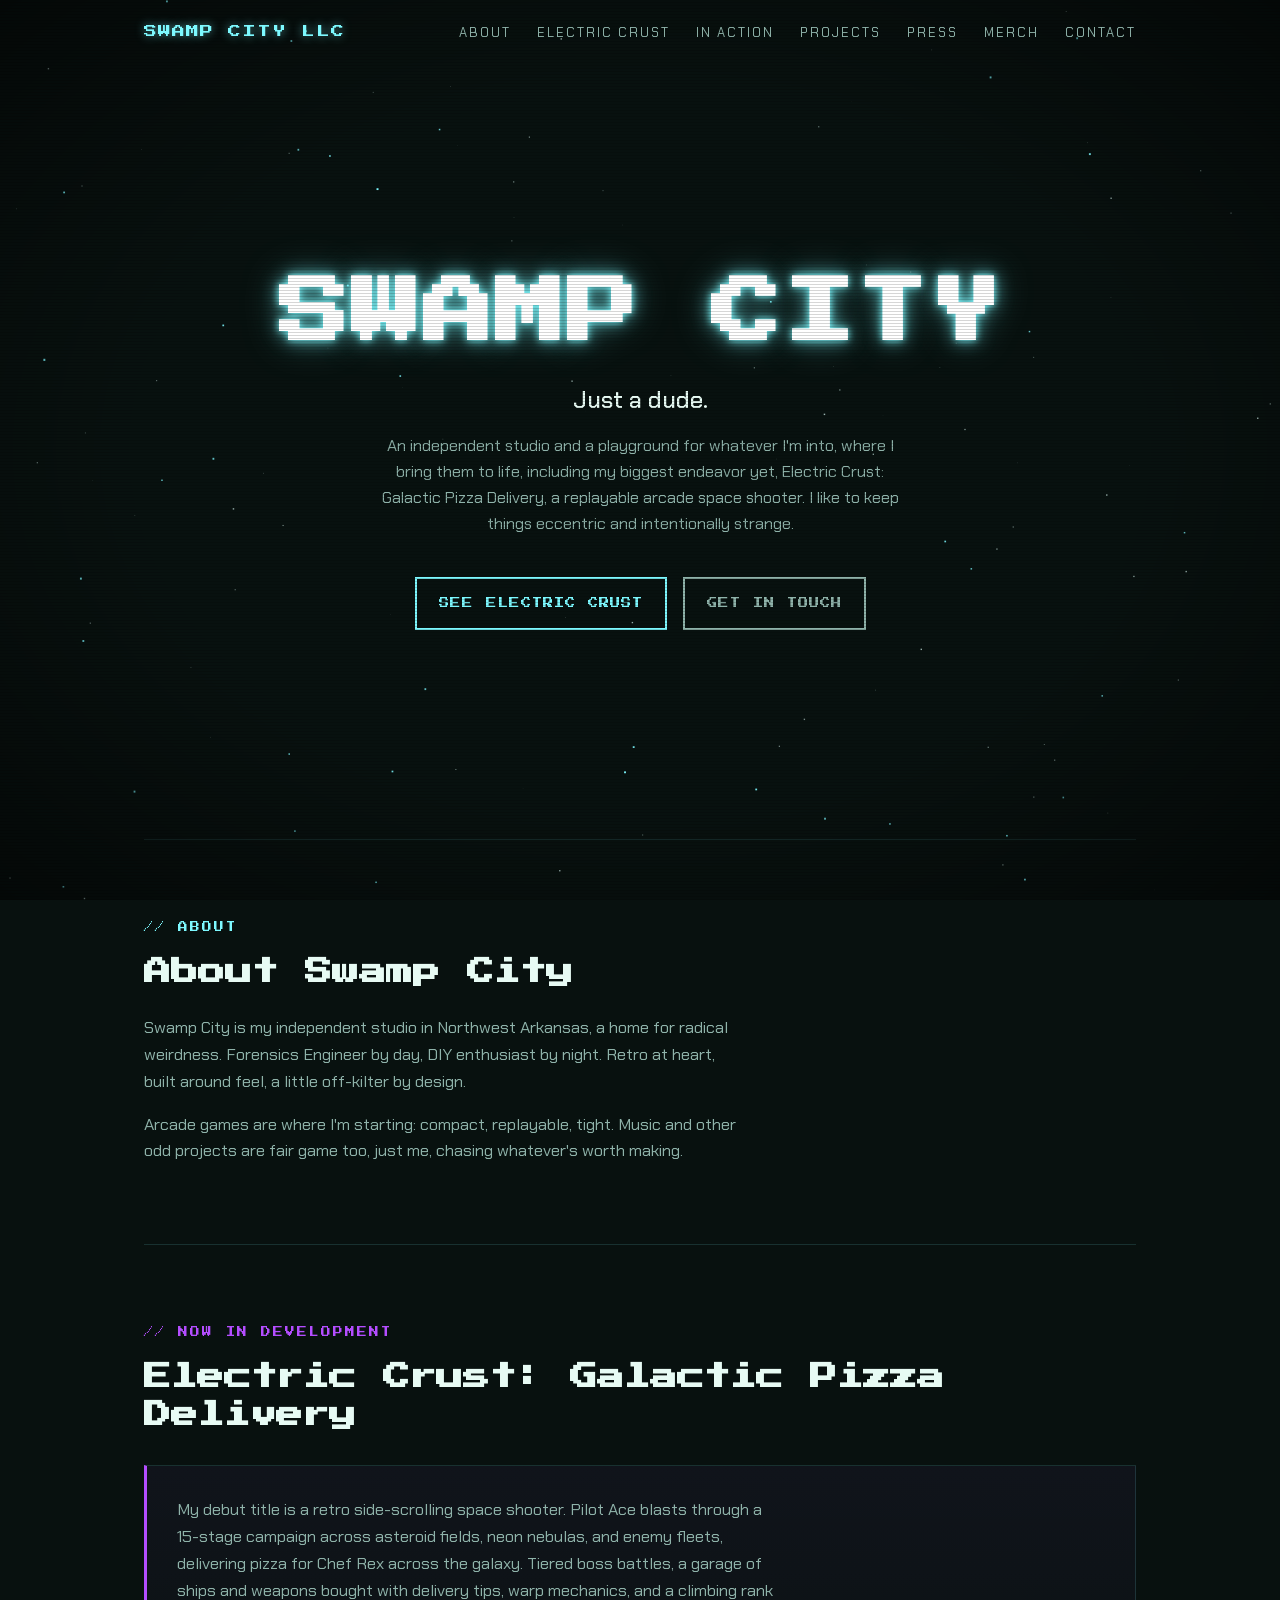
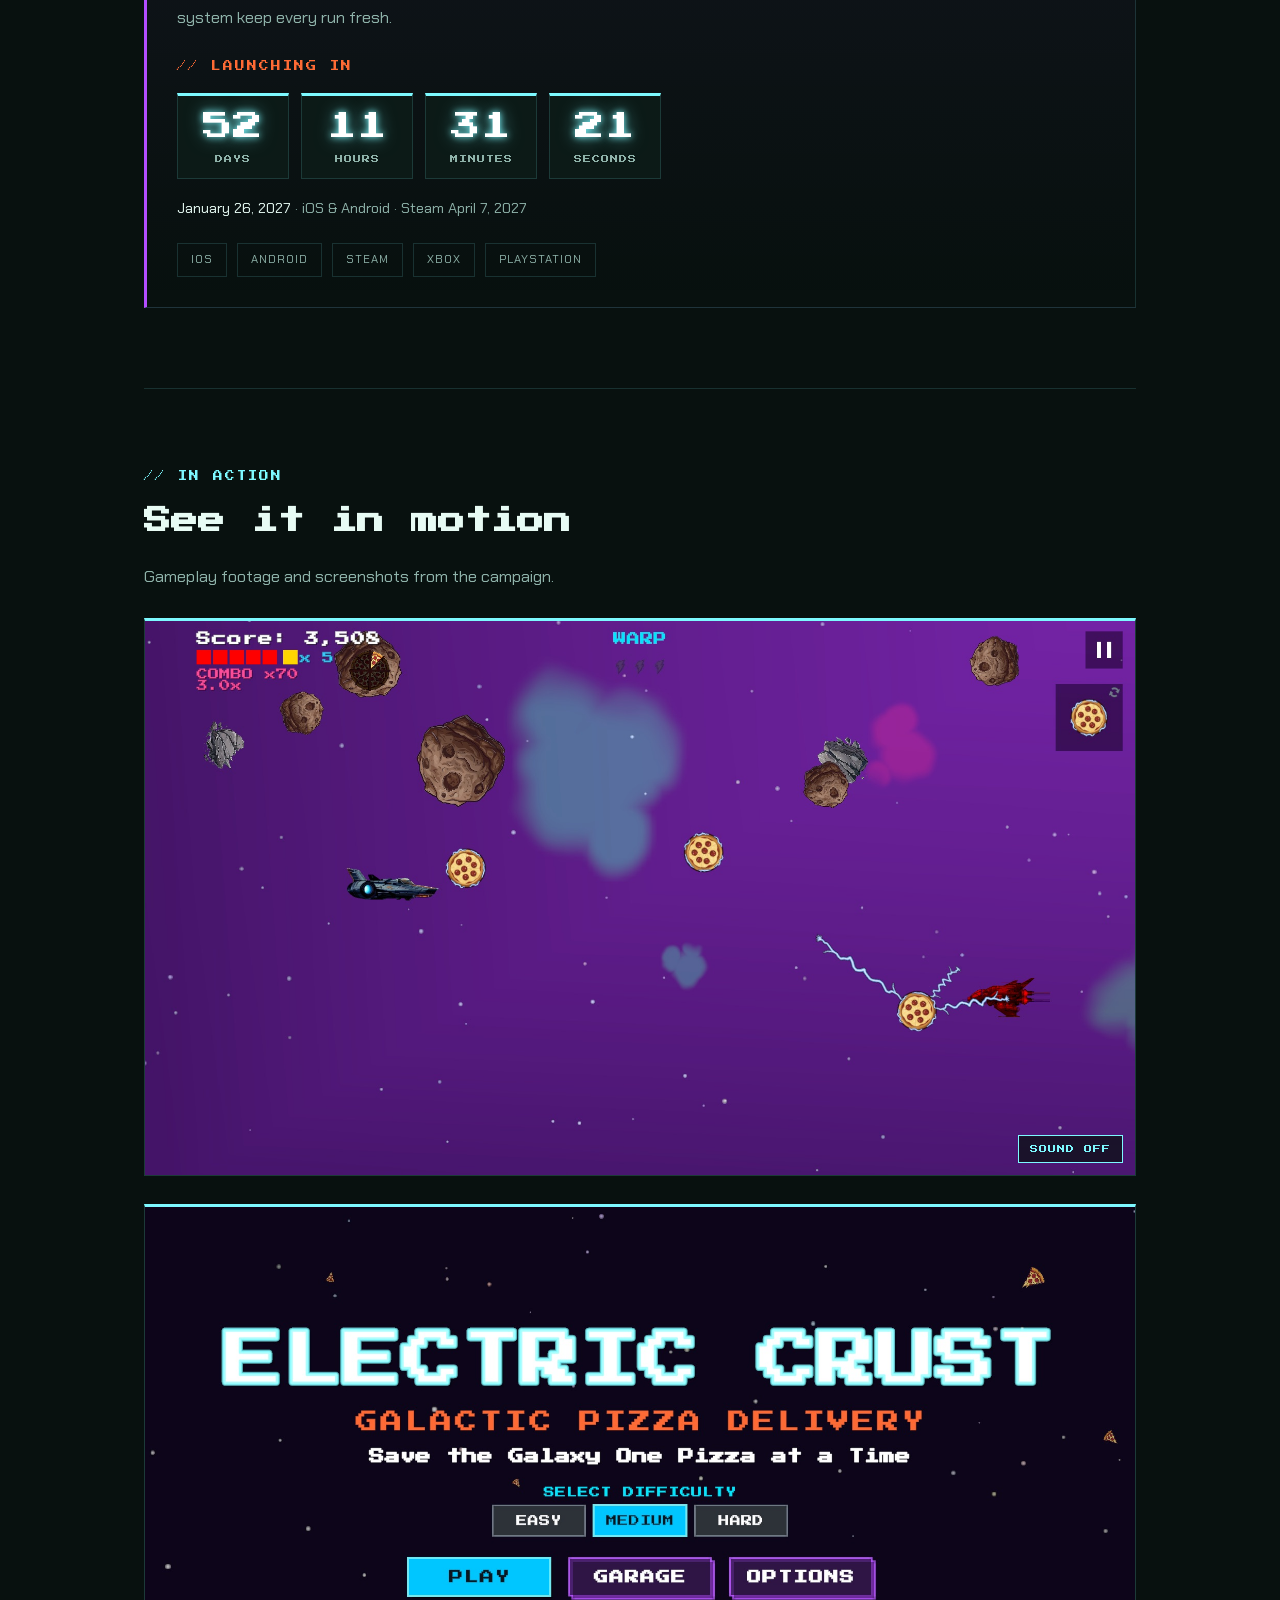
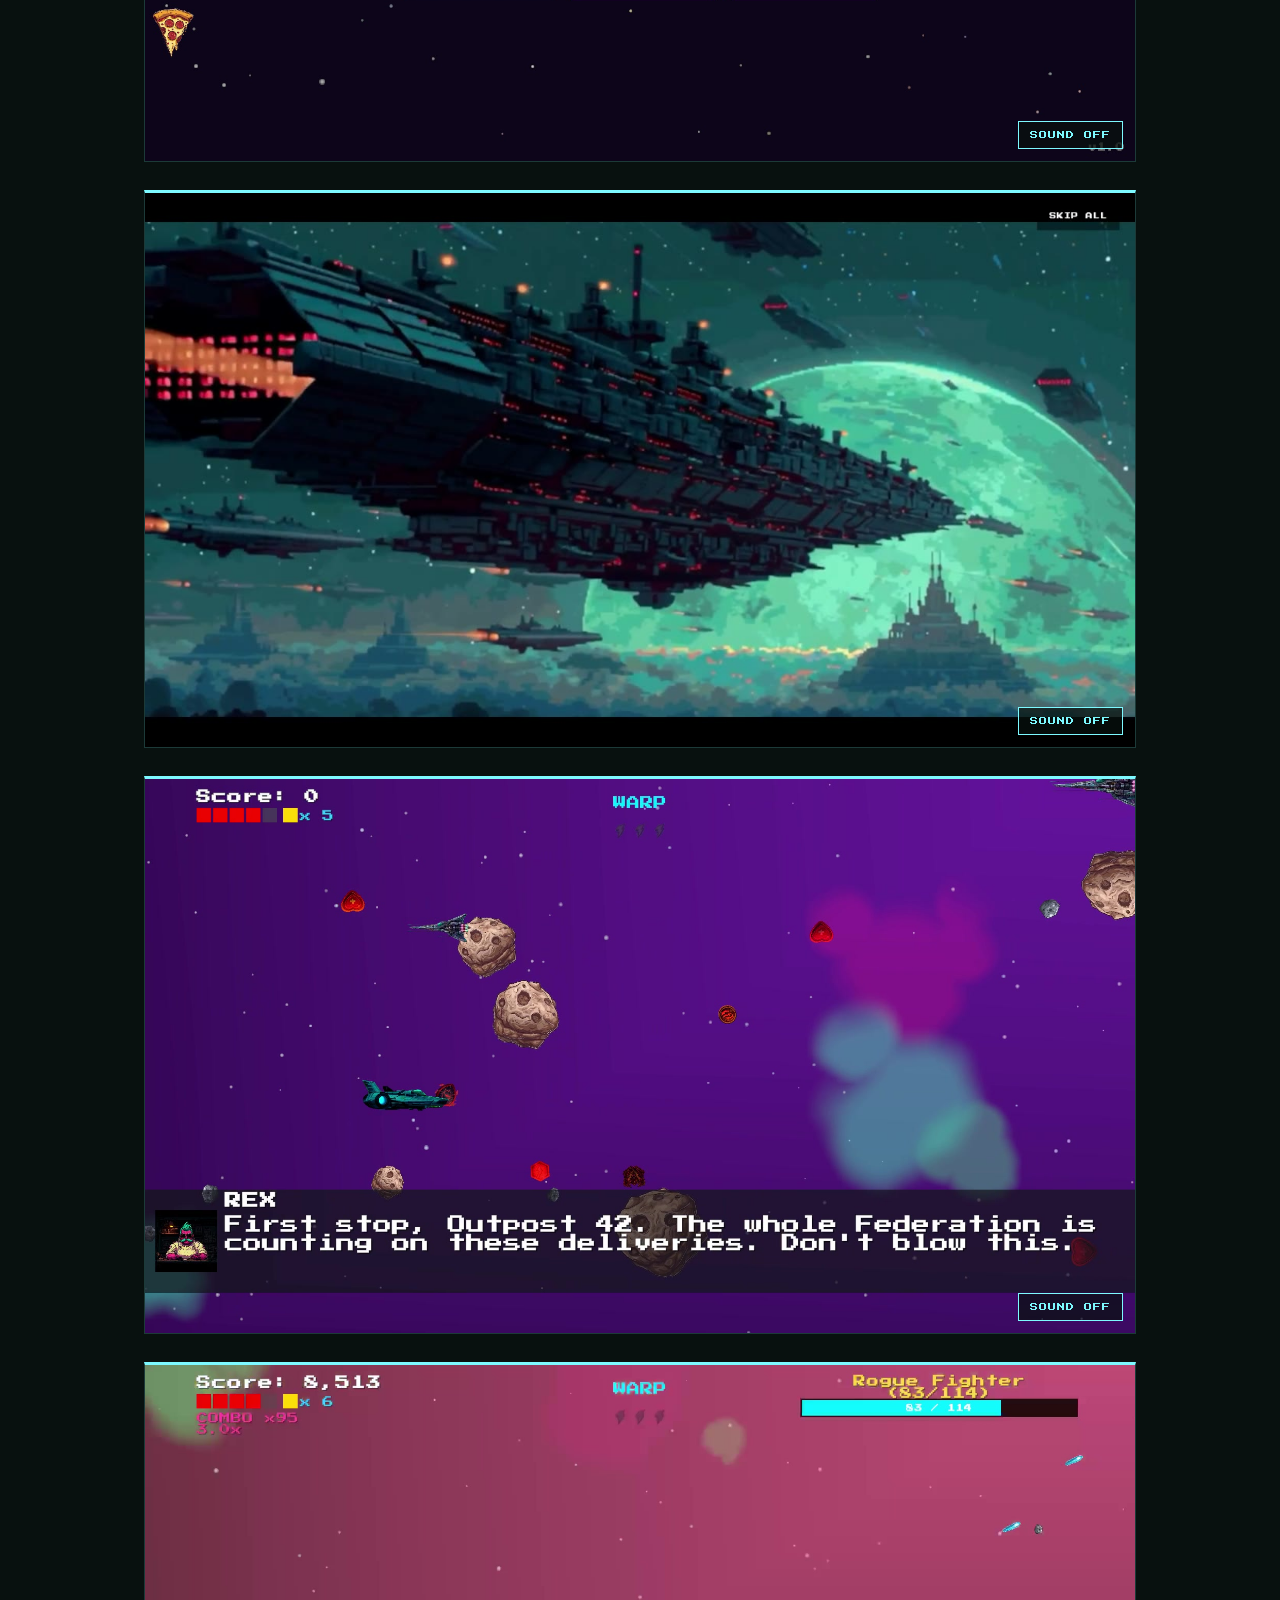
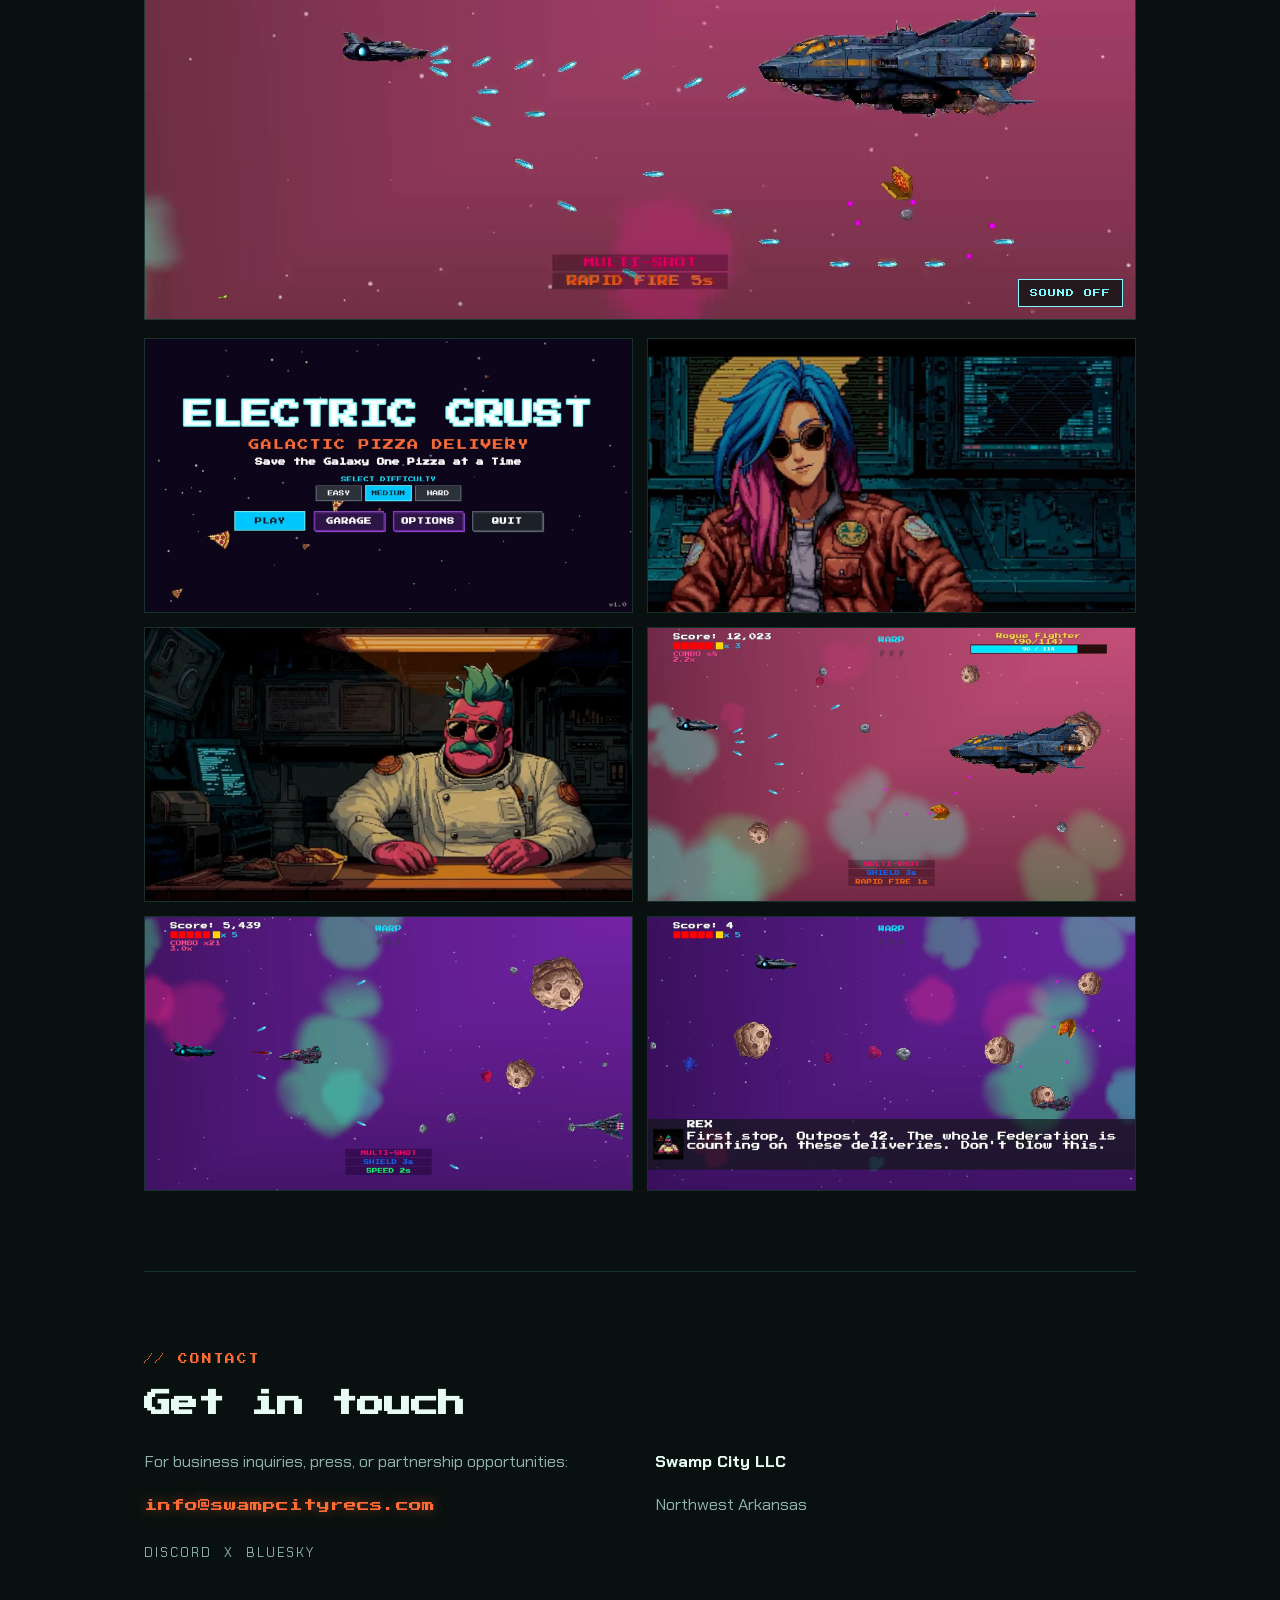
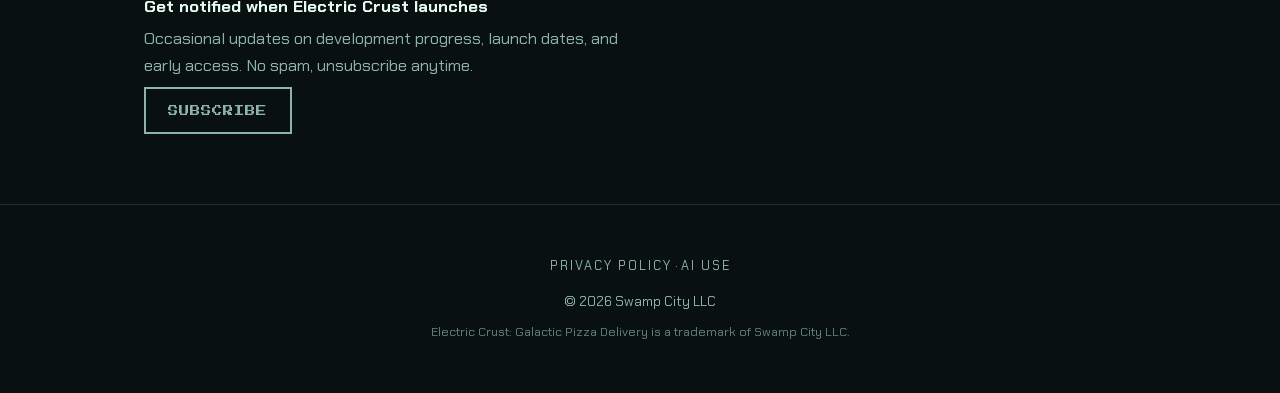
<file: index.html>
<!DOCTYPE html>
<html lang="en">
<head>
  <meta charset="UTF-8" />
  <meta name="viewport" content="width=device-width, initial-scale=1" />

  <!-- Primary meta -->
  <title>Swamp City: Indie Arcade Games, Music &amp; More | Electric Crust: Galactic Pizza Delivery</title>
  <meta name="description" content="Swamp City is an independent studio in Arkansas making tight, replayable retro arcade games, music, and more. The debut title, Electric Crust: Galactic Pizza Delivery, is coming to mobile, PC, and console." />
  <meta name="author" content="Swamp City LLC" />
  <meta name="theme-color" content="#0a1614" />
  <link rel="canonical" href="https://swampcityrecs.com/" />

  <!-- Open Graph -->
  <meta property="og:type" content="website" />
  <meta property="og:site_name" content="Swamp City" />
  <meta property="og:title" content="Swamp City: Indie Arcade Games, Music &amp; More" />
  <meta property="og:description" content="An independent studio making tight, replayable retro arcade games, music, and more. Debut title: Electric Crust: Galactic Pizza Delivery." />
  <meta property="og:url" content="https://swampcityrecs.com/" />
  <meta property="og:locale" content="en_US" />
  <meta property="og:image" content="https://swampcityrecs.com/og-image.jpg" />
  <meta property="og:image:width" content="1200" />
  <meta property="og:image:height" content="630" />
  <meta property="og:image:alt" content="Swamp City hero banner with the SWAMP CITY logo, the tagline Just a dude, a short studio introduction mentioning Electric Crust: Galactic Pizza Delivery, and buttons reading See Electric Crust and Get in Touch" />

  <!-- Twitter -->
  <meta name="twitter:card" content="summary_large_image" />
  <meta name="twitter:title" content="Swamp City: Indie Arcade Games, Music &amp; More" />
  <meta name="twitter:description" content="An independent studio making tight, replayable retro arcade games, music, and more. Debut title: Electric Crust: Galactic Pizza Delivery." />
  <meta name="twitter:image" content="https://swampcityrecs.com/og-image.jpg" />

  <link rel="stylesheet" href="/assets/style.css?v=6" />
</head>
<body>
  <canvas id="stars" aria-hidden="true"></canvas>

  <nav>
    <a class="brand" href="/">SWAMP CITY LLC</a>
    <button id="menuBtn" class="menu-btn" type="button" aria-label="Menu" aria-expanded="false" aria-controls="navLinks">MENU</button>
    <div id="navLinks" class="nav-links">
      <a href="#about">About</a>
      <a href="/electric-crust/">Electric Crust</a>
      <a href="#media">In Action</a>
      <a href="/projects/">Projects</a>
      <a href="/press/">Press</a>
      <a href="/merch/">Merch</a>
      <a href="#contact">Contact</a>
    </div>
  </nav>

  <header class="hero">
    <h1 class="marquee">SWAMP&nbsp;CITY</h1>
    <p class="tagline">Just a dude.</p>
    <p class="sub">An independent studio and a playground for whatever I'm into, where I bring them to life, including my biggest endeavor yet, Electric Crust: Galactic Pizza Delivery, a replayable arcade space shooter. I like to keep things eccentric and intentionally strange.</p>
    <div class="cta-row">
      <a class="btn" href="#game">See Electric Crust</a>
      <a class="btn ghost" href="#contact">Get in touch</a>
    </div>
  </header>

  <main class="wrap">
    <section id="about" class="reveal">
      <p class="eyebrow cyan">// About</p>
      <h2>About Swamp City</h2>
      <p>Swamp City is my independent studio in Northwest Arkansas, a home for radical weirdness. Forensics Engineer by day, DIY enthusiast by night. Retro at heart, built around feel, a little off-kilter by design.</p>
      <p>Arcade games are where I'm starting: compact, replayable, tight. Music and other odd projects are fair game too, just me, chasing whatever's worth making.</p>
    </section>

    <section id="game" class="reveal">
      <p class="eyebrow purple">// Now in development</p>
      <h2>Electric Crust: Galactic Pizza Delivery</h2>
      <div class="game">
        <p>My debut title is a retro side-scrolling space shooter. Pilot Ace blasts through a 15-stage campaign across asteroid fields, neon nebulas, and enemy fleets, delivering pizza for Chef Rex across the galaxy. Tiered boss battles, a garage of ships and weapons bought with delivery tips, warp mechanics, and a climbing rank system keep every run fresh.</p>
        <div class="countdown" data-launch="2027-01-26T00:00:00-06:00">
          <p class="eyebrow orange">// Launching in</p>
          <p class="countdown__fallback">Electric Crust launches <time datetime="2027-01-26">January 26, 2027</time> on iOS &amp; Android.</p>
          <div class="countdown__grid" aria-hidden="true">
            <div class="countdown__cell" data-unit="d"><span class="countdown__num" data-f="d">--</span><span class="countdown__unit">Days</span></div>
            <div class="countdown__cell" data-unit="h"><span class="countdown__num" data-f="h">--</span><span class="countdown__unit">Hours</span></div>
            <div class="countdown__cell" data-unit="m"><span class="countdown__num" data-f="m">--</span><span class="countdown__unit">Minutes</span></div>
            <div class="countdown__cell" data-unit="s"><span class="countdown__num" data-f="s">--</span><span class="countdown__unit">Seconds</span></div>
          </div>
          <p class="countdown__foot"><time datetime="2027-01-26">January 26, 2027</time> &middot; iOS &amp; Android &middot; Steam April 7, 2027</p>
          <div class="countdown__live"><strong>Out now</strong><span>Available on the App Store and Google Play.</span></div>
          <p class="countdown__sr" data-f="sr" role="status" aria-live="polite"></p>
        </div>

        <div class="platforms">
          <span class="chip">iOS</span>
          <span class="chip">Android</span>
          <span class="chip">Steam</span>
          <span class="chip">Xbox</span>
          <span class="chip">PlayStation</span>
        </div>
      </div>
    </section>

    <section id="media" class="reveal">
      <p class="eyebrow cyan">// In action</p>
      <h2>See it in motion</h2>
      <p>Gameplay footage and screenshots from the campaign.</p>

      <!-- FEATURED VIDEOS -->
      <div class="video-frame">
        <video class="reel" muted loop playsinline preload="none" poster="media/Trailer-2026-11-poster.jpg">
          <source src="media/Trailer-2026-11.mp4" type="video/mp4" />
        </video>
        <button class="sound-toggle" type="button" aria-label="Turn sound on">Sound off</button>
      </div>

      <div class="video-frame">
        <video class="reel" muted loop playsinline preload="none" poster="media/MainMenu-poster.jpg">
          <source src="media/MainMenu.mp4" type="video/mp4" />
        </video>
        <button class="sound-toggle" type="button" aria-label="Turn sound on">Sound off</button>
      </div>

      <div class="video-frame">
        <video class="reel" muted loop playsinline preload="none" poster="media/BaddiesCinematic-poster.jpg">
          <source src="media/BaddiesCinematic.mp4" type="video/mp4" />
        </video>
        <button class="sound-toggle" type="button" aria-label="Turn sound on">Sound off</button>
      </div>

      <div class="video-frame">
        <video class="reel" muted loop playsinline preload="none" poster="media/gameplay-poster.jpg">
          <source src="media/gameplay.mp4" type="video/mp4" />
        </video>
        <button class="sound-toggle" type="button" aria-label="Turn sound on">Sound off</button>
      </div>

      <div class="video-frame">
        <video class="reel" muted loop playsinline preload="none" poster="media/BossBattle-poster.jpg">
          <source src="media/BossBattle.mp4" type="video/mp4" />
        </video>
        <button class="sound-toggle" type="button" aria-label="Turn sound on">Sound off</button>
      </div>

      <!-- STILLS -->
      <div class="stills">
        <img src="media/shot-1.webp" alt="Title screen with Easy, Medium and Hard difficulty and Play, Garage, Options and Quit" loading="lazy" />
        <img src="media/shot-2.webp" alt="Ace, the pilot, in the cockpit with blue-and-magenta hair and aviator shades" loading="lazy" />
        <img src="media/shot-3.webp" alt="Chef Rex in his galley in a chef's coat, with shades and a teal mohawk" loading="lazy" />
        <img src="media/shot-4.webp" alt="Ace's fighter facing the Rogue Fighter mid boss battle, health bar across the top" loading="lazy" />
        <img src="media/shot-5.webp" alt="Early gameplay dodging asteroids and enemy fire in the opening stage" loading="lazy" />
        <img src="media/shot-6.webp" alt="Ace at the start of a run, ship steady before the action picks up" loading="lazy" />
      </div>
    </section>

    <section id="contact" class="reveal">
      <p class="eyebrow orange">// Contact</p>
      <h2>Get in touch</h2>
      <div class="contact-grid">
        <div>
          <p>For business inquiries, press, or partnership opportunities:</p>
          <p style="margin-top:18px"><a class="mail" href="mailto:info@swampcityrecs.com">info@swampcityrecs.com</a></p>
          <p style="margin-top:18px">
            <a class="foot-link" href="https://discord.gg/zScsZMXnjK" target="_blank" rel="noopener noreferrer" aria-label="Join the Discord server">Discord</a>
            &nbsp;&nbsp;<a class="foot-link" href="https://x.com/electriccrust" target="_blank" rel="noopener noreferrer" aria-label="Follow on X">X</a>
            &nbsp;&nbsp;<a class="foot-link" href="https://bsky.app/profile/electriccrust.bsky.social" target="_blank" rel="noopener noreferrer" aria-label="Follow on Bluesky">Bluesky</a>
          </p>
          <div style="margin-top:28px">
            <p><strong style="color:var(--ink)">Get notified when Electric Crust launches</strong></p>
            <p style="margin-top:6px">Occasional updates on development progress, launch dates, and early access. No spam, unsubscribe anytime.</p>
            <p style="margin-top:18px"><a class="btn ghost" href="https://electriccrust.beehiiv.com" target="_blank" rel="noopener noreferrer" aria-label="Subscribe to the Electric Crust newsletter">Subscribe</a></p>
          </div>
        </div>
        <div>
          <p><strong style="color:var(--ink)">Swamp City LLC</strong></p>
          <p>Northwest Arkansas</p>
        </div>
      </div>
    </section>
  </main>

  <footer>
    <div><a class="foot-link" href="/privacy/" target="_blank" rel="noopener noreferrer">Privacy Policy</a> &middot; <a class="foot-link" href="/press/#ai-use">AI use</a></div>
    <div style="margin-top:14px">© 2026 Swamp City LLC</div>
    <div class="tm">Electric Crust: Galactic Pizza Delivery is a trademark of Swamp City LLC.</div>
  </footer>

  <script src="/assets/site.js?v=2"></script>
  <script src="/assets/countdown.js?v=1"></script>
</body>
</html>
</file>
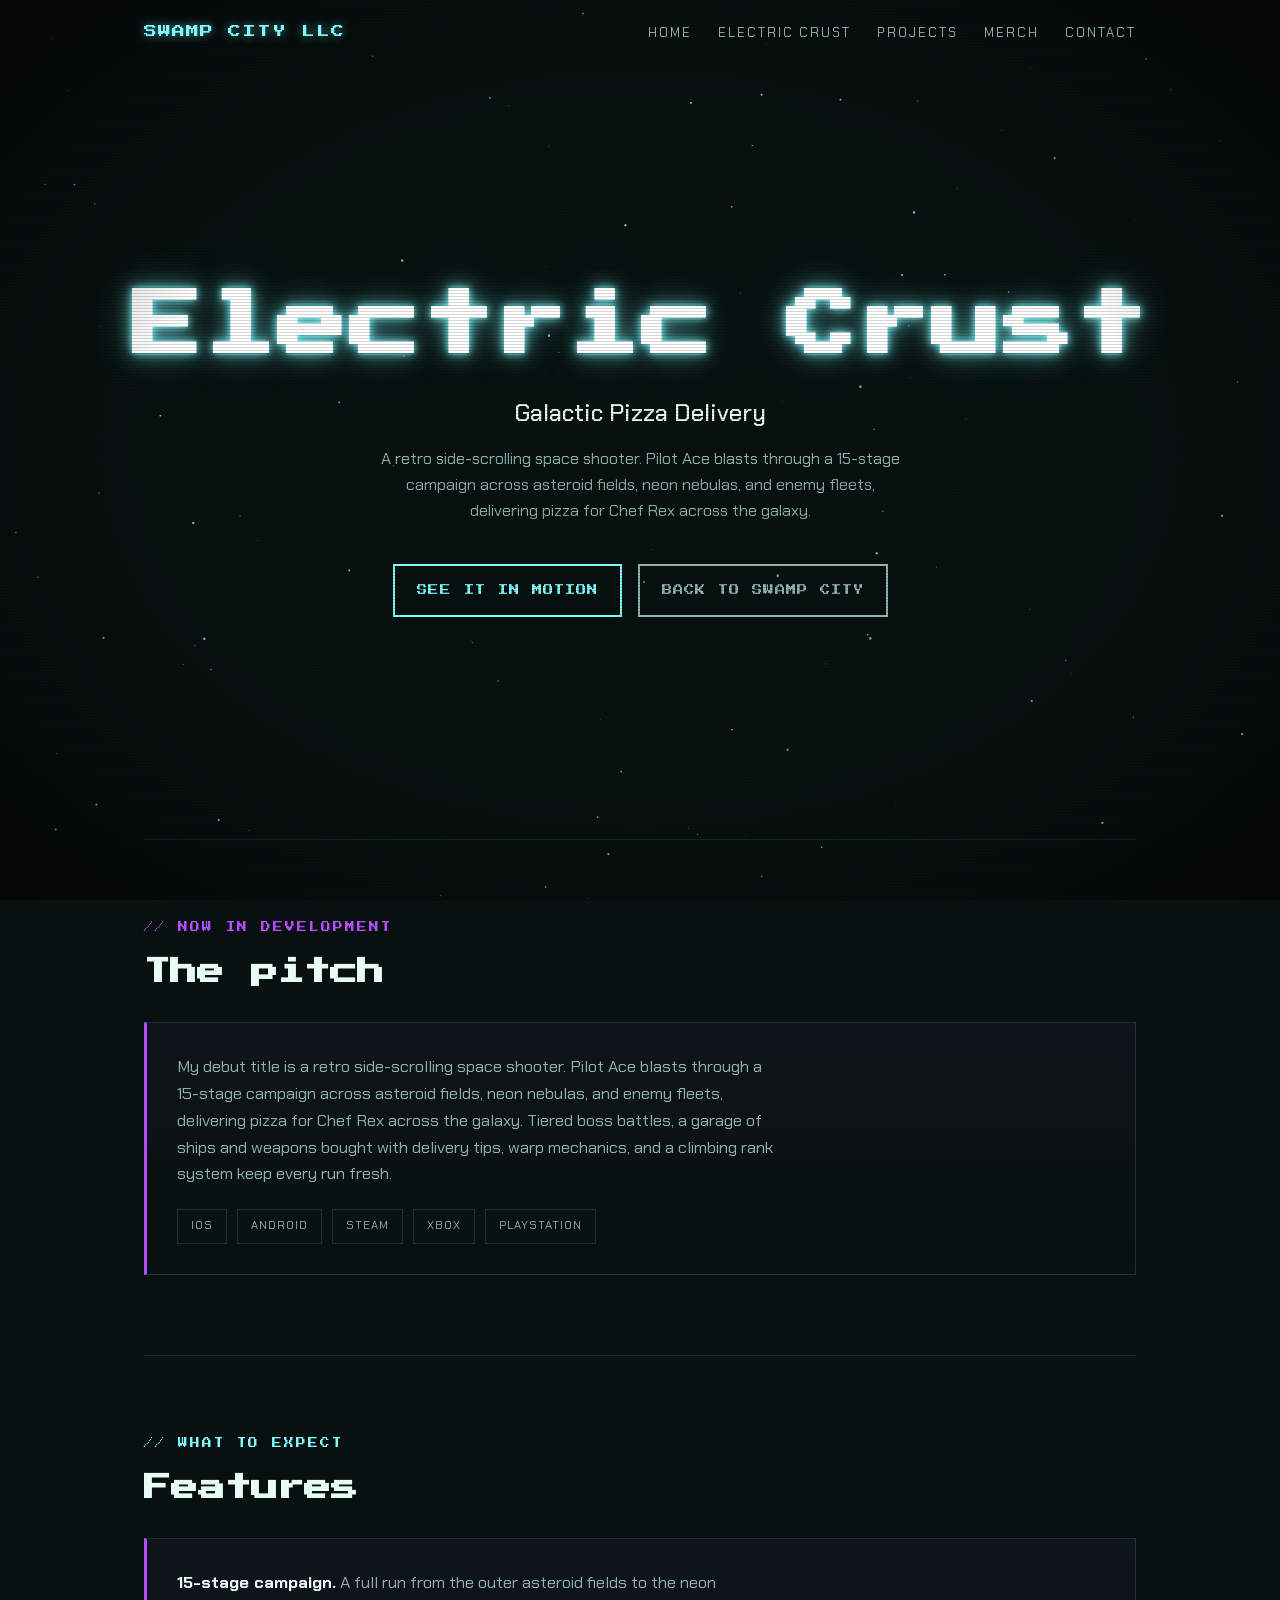
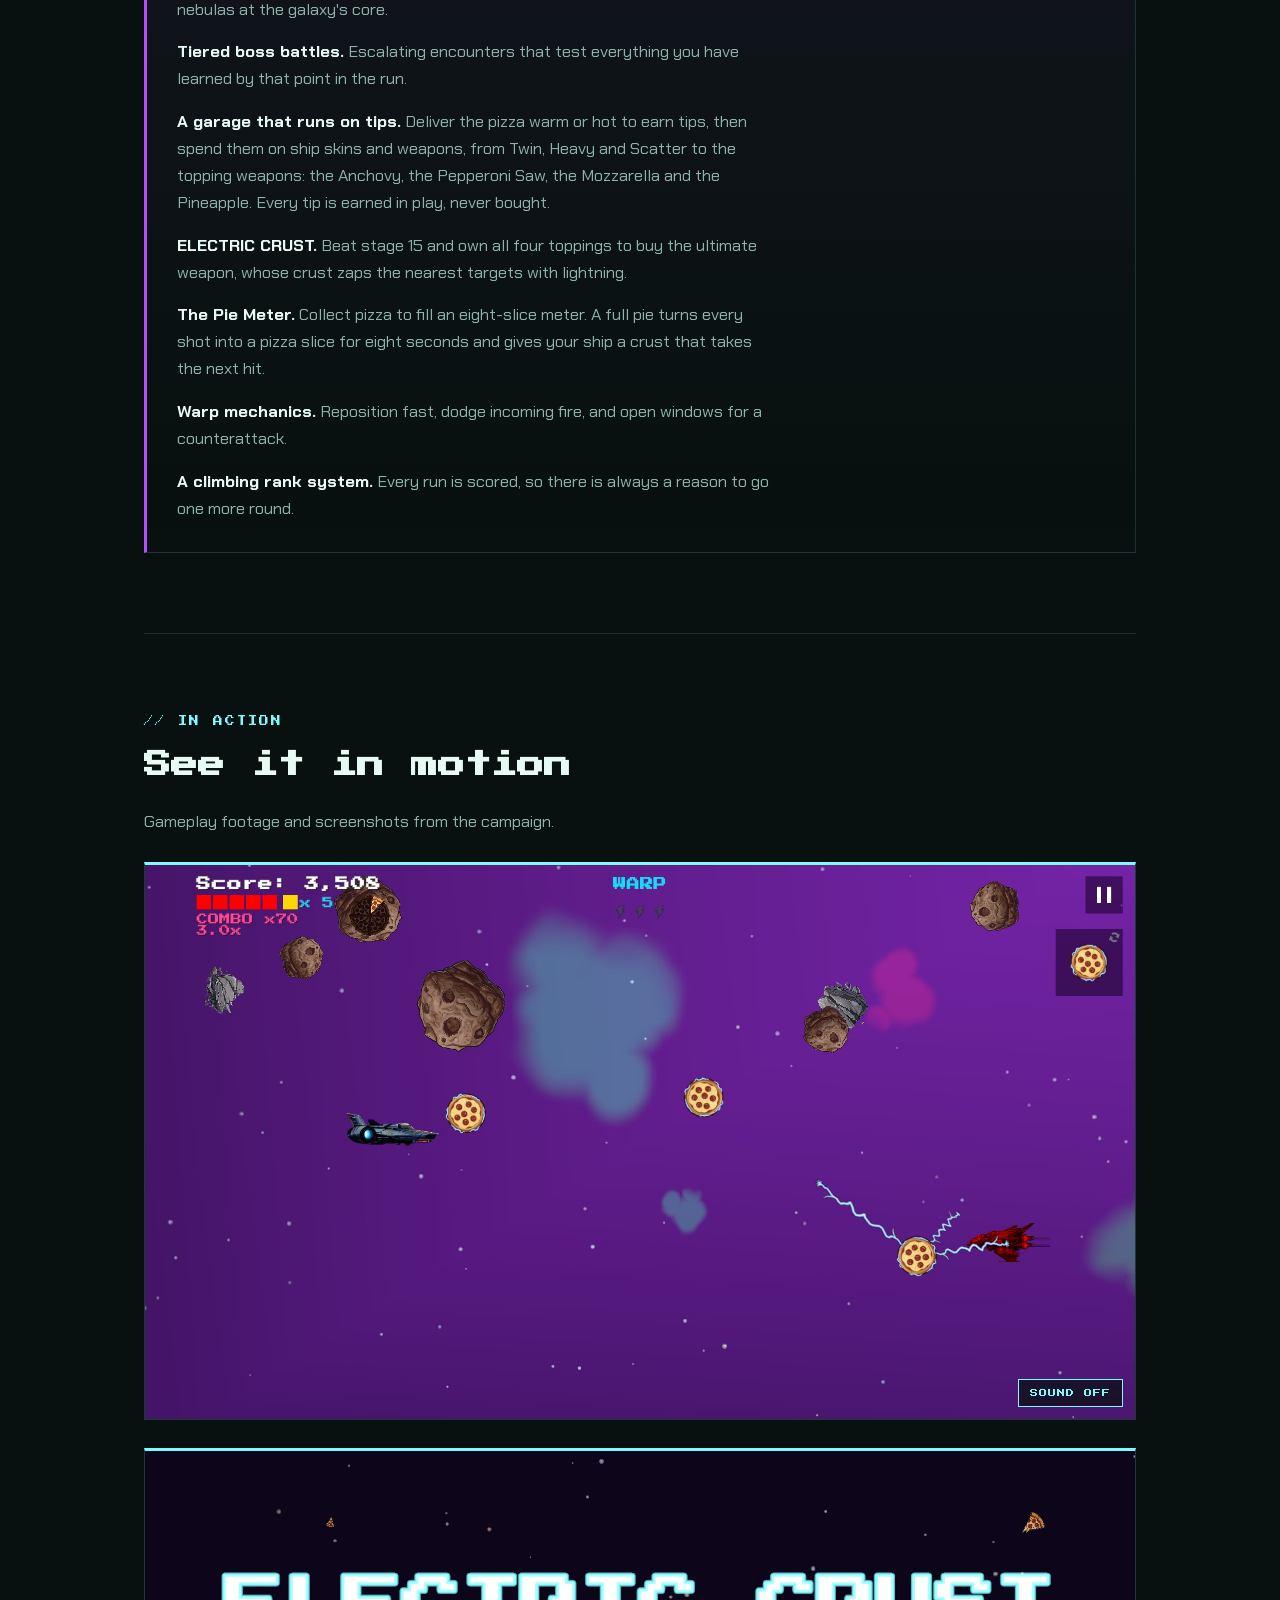
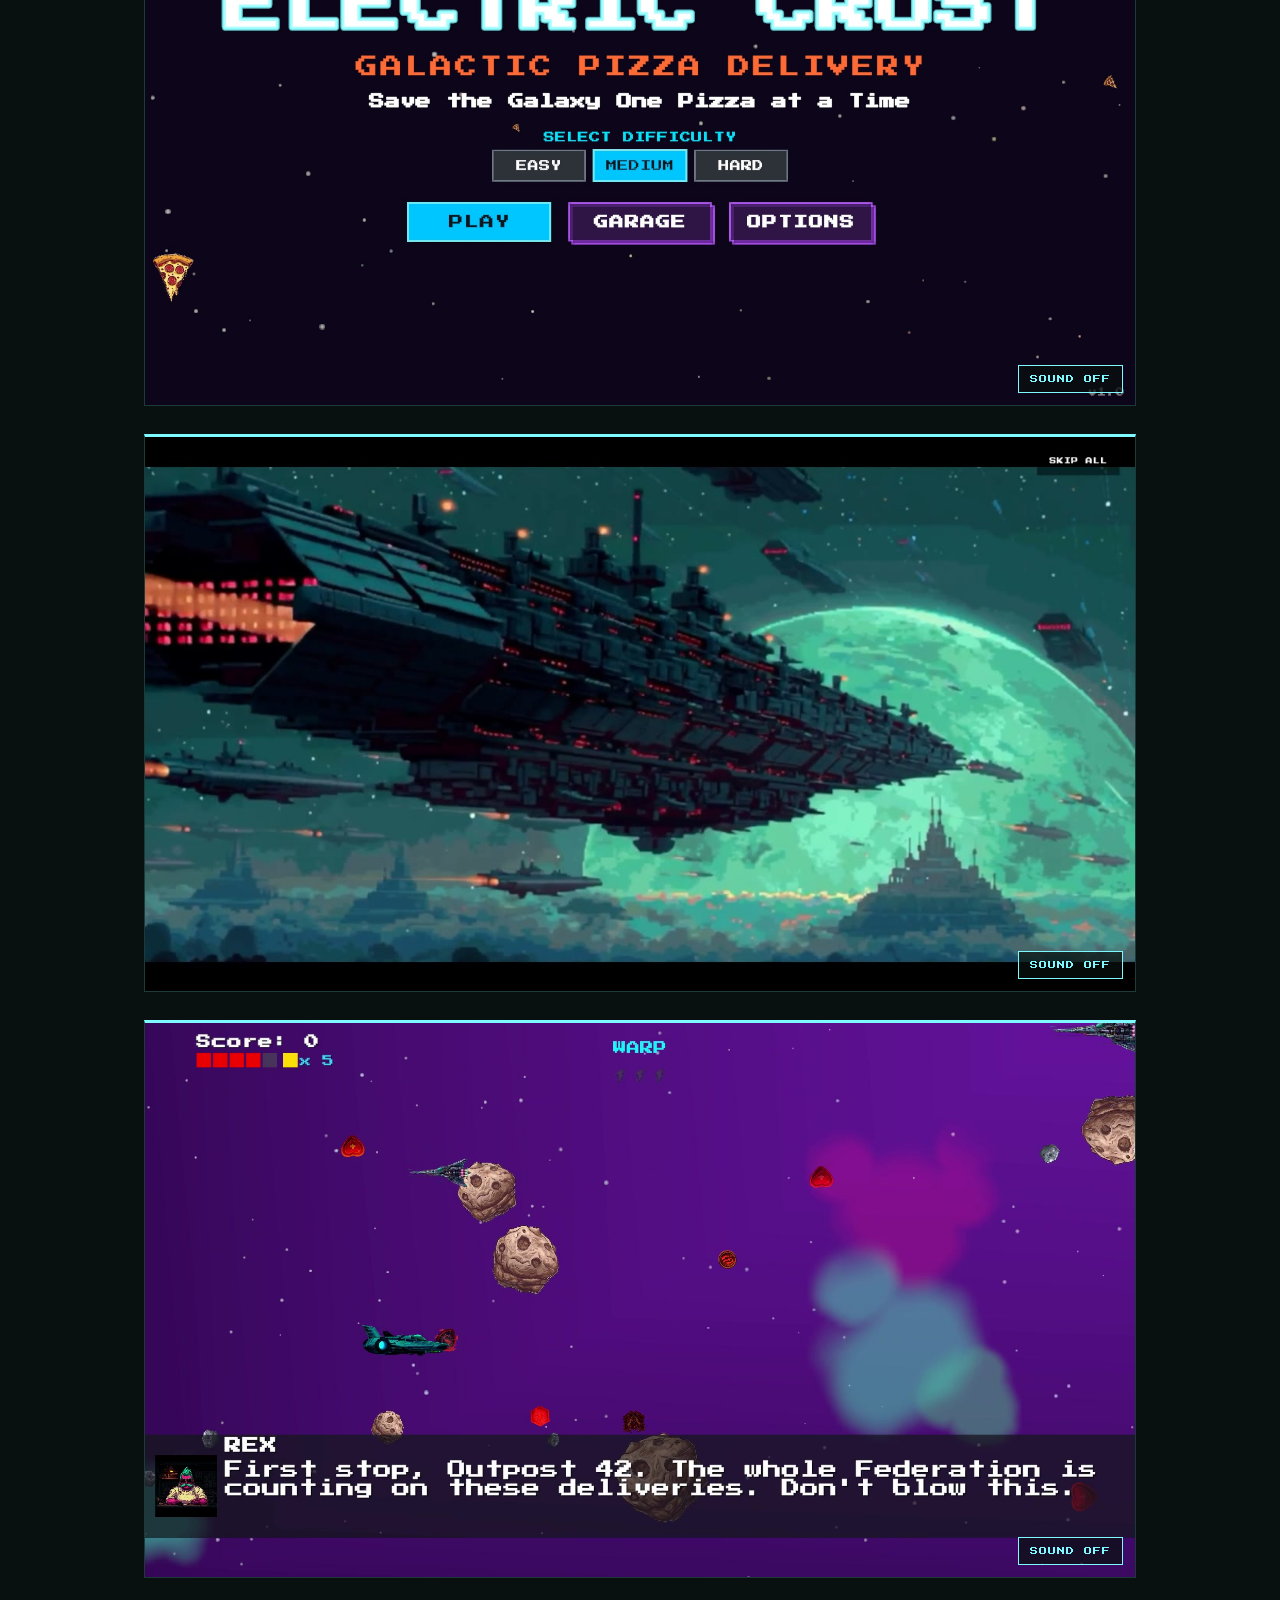
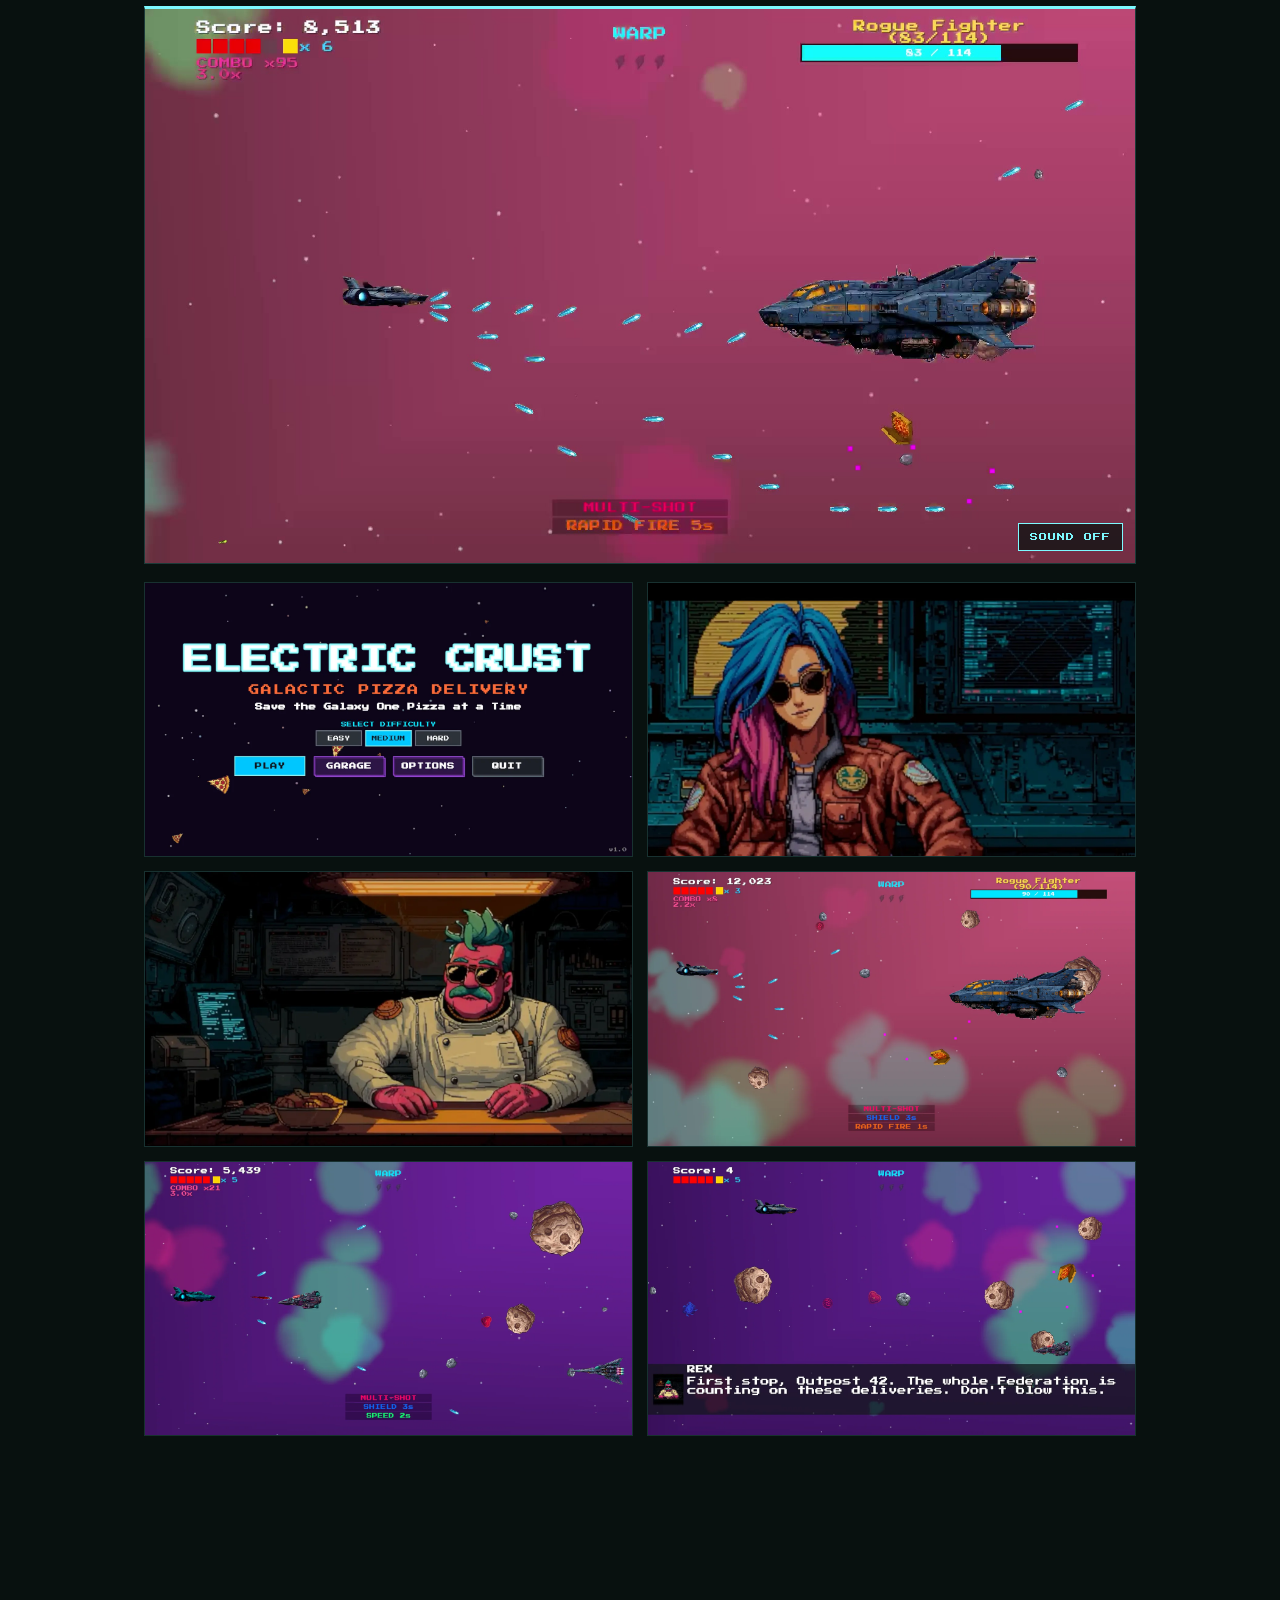
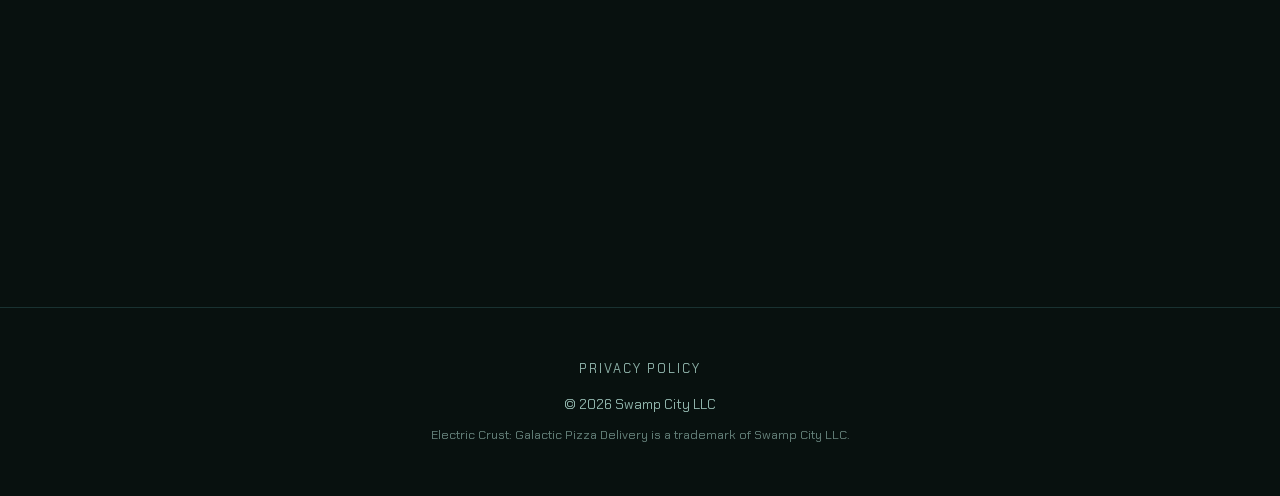
<file: electric-crust/index.html>
<!DOCTYPE html>
<html lang="en">
<head>
  <meta charset="UTF-8" />
  <meta name="viewport" content="width=device-width, initial-scale=1" />

  <!-- Primary meta -->
  <title>Electric Crust: Galactic Pizza Delivery | Swamp City</title>
  <meta name="description" content="Electric Crust: Galactic Pizza Delivery is Swamp City's debut title, a retro side-scrolling space shooter where Pilot Ace delivers pizza for Chef Rex across a 15-stage galactic campaign. Coming to mobile, PC, and console." />
  <meta name="author" content="Swamp City LLC" />
  <meta name="theme-color" content="#0a1614" />
  <link rel="canonical" href="https://swampcityrecs.com/electric-crust/" />

  <!-- Open Graph -->
  <meta property="og:type" content="website" />
  <meta property="og:site_name" content="Swamp City" />
  <meta property="og:title" content="Electric Crust: Galactic Pizza Delivery" />
  <meta property="og:description" content="A retro side-scrolling space shooter. Pilot Ace delivers pizza for Chef Rex across a 15-stage galactic campaign, asteroid fields, neon nebulas, and enemy fleets." />
  <meta property="og:url" content="https://swampcityrecs.com/electric-crust/" />
  <meta property="og:locale" content="en_US" />
  <meta property="og:image" content="https://swampcityrecs.com/og-image.jpg" />
  <meta property="og:image:width" content="1200" />
  <meta property="og:image:height" content="630" />
  <meta property="og:image:alt" content="Electric Crust: Galactic Pizza Delivery key art" />

  <!-- Twitter -->
  <meta name="twitter:card" content="summary_large_image" />
  <meta name="twitter:title" content="Electric Crust: Galactic Pizza Delivery" />
  <meta name="twitter:description" content="A retro side-scrolling space shooter. Pilot Ace delivers pizza for Chef Rex across a 15-stage galactic campaign." />
  <meta name="twitter:image" content="https://swampcityrecs.com/og-image.jpg" />

  <link rel="stylesheet" href="/assets/style.css?v=6" />
</head>
<body>
  <canvas id="stars"></canvas>

  <nav>
    <a class="brand" href="/">SWAMP CITY LLC</a>
    <button id="menuBtn" class="menu-btn" type="button" aria-label="Menu" aria-expanded="false" aria-controls="navLinks">MENU</button>
    <div id="navLinks" class="nav-links">
      <a href="/">Home</a>
      <a href="/electric-crust/">Electric Crust</a>
      <a href="/projects/">Projects</a>
      <a href="/merch/">Merch</a>
      <a href="/#contact">Contact</a>
    </div>
  </nav>

  <header class="hero">
    <h1 class="marquee">Electric Crust</h1>
    <p class="tagline">Galactic Pizza Delivery</p>
    <p class="sub">A retro side-scrolling space shooter. Pilot Ace blasts through a 15-stage campaign across asteroid fields, neon nebulas, and enemy fleets, delivering pizza for Chef Rex across the galaxy.</p>
    <div class="cta-row">
      <a class="btn" href="#media">See it in motion</a>
      <a class="btn ghost" href="/">Back to Swamp City</a>
    </div>
  </header>

  <main class="wrap">

    <section id="pitch" class="reveal">
      <p class="eyebrow purple">// Now in development</p>
      <h2>The pitch</h2>
      <div class="game">
        <p>My debut title is a retro side-scrolling space shooter. Pilot Ace blasts through a 15-stage campaign across asteroid fields, neon nebulas, and enemy fleets, delivering pizza for Chef Rex across the galaxy. Tiered boss battles, a garage of ships and weapons bought with delivery tips, warp mechanics, and a climbing rank system keep every run fresh.</p>
        <div class="platforms">
          <span class="chip">iOS</span>
          <span class="chip">Android</span>
          <span class="chip">Steam</span>
          <span class="chip">Xbox</span>
          <span class="chip">PlayStation</span>
        </div>
      </div>
    </section>

    <section id="features" class="reveal">
      <p class="eyebrow cyan">// What to expect</p>
      <h2>Features</h2>
      <div class="game">
        <p><strong style="color:var(--ink)">15-stage campaign.</strong> A full run from the outer asteroid fields to the neon nebulas at the galaxy's core.</p>
        <p><strong style="color:var(--ink)">Tiered boss battles.</strong> Escalating encounters that test everything you have learned by that point in the run.</p>
        <p><strong style="color:var(--ink)">A garage that runs on tips.</strong> Deliver the pizza warm or hot to earn tips, then spend them on ship skins and weapons, from Twin, Heavy and Scatter to the topping weapons: the Anchovy, the Pepperoni Saw, the Mozzarella and the Pineapple. Every tip is earned in play, never bought.</p>
        <p><strong style="color:var(--ink)">ELECTRIC CRUST.</strong> Beat stage 15 and own all four toppings to buy the ultimate weapon, whose crust zaps the nearest targets with lightning.</p>
        <p><strong style="color:var(--ink)">The Pie Meter.</strong> Collect pizza to fill an eight-slice meter. A full pie turns every shot into a pizza slice for eight seconds and gives your ship a crust that takes the next hit.</p>
        <p><strong style="color:var(--ink)">Warp mechanics.</strong> Reposition fast, dodge incoming fire, and open windows for a counterattack.</p>
        <p><strong style="color:var(--ink)">A climbing rank system.</strong> Every run is scored, so there is always a reason to go one more round.</p>
      </div>
    </section>

    <section id="media" class="reveal">
      <p class="eyebrow cyan">// In action</p>
      <h2>See it in motion</h2>
      <p>Gameplay footage and screenshots from the campaign.</p>

      <!-- FEATURED VIDEOS -->
      <div class="video-frame">
        <video class="reel" muted loop playsinline preload="none" poster="/media/Trailer-2026-11-poster.jpg">
          <source src="/media/Trailer-2026-11.mp4" type="video/mp4" />
        </video>
        <button class="sound-toggle" type="button" aria-label="Turn sound on">Sound off</button>
      </div>

      <div class="video-frame">
        <video class="reel" muted loop playsinline preload="none" poster="/media/MainMenu-poster.jpg">
          <source src="/media/MainMenu.mp4" type="video/mp4" />
        </video>
        <button class="sound-toggle" type="button" aria-label="Turn sound on">Sound off</button>
      </div>

      <div class="video-frame">
        <video class="reel" muted loop playsinline preload="none" poster="/media/BaddiesCinematic-poster.jpg">
          <source src="/media/BaddiesCinematic.mp4" type="video/mp4" />
        </video>
        <button class="sound-toggle" type="button" aria-label="Turn sound on">Sound off</button>
      </div>

      <div class="video-frame">
        <video class="reel" muted loop playsinline preload="none" poster="/media/gameplay-poster.jpg">
          <source src="/media/gameplay.mp4" type="video/mp4" />
        </video>
        <button class="sound-toggle" type="button" aria-label="Turn sound on">Sound off</button>
      </div>

      <div class="video-frame">
        <video class="reel" muted loop playsinline preload="none" poster="/media/BossBattle-poster.jpg">
          <source src="/media/BossBattle.mp4" type="video/mp4" />
        </video>
        <button class="sound-toggle" type="button" aria-label="Turn sound on">Sound off</button>
      </div>

      <!-- STILLS -->
      <div class="stills">
        <img src="/media/shot-1.webp" alt="Title screen with Easy, Medium and Hard difficulty and Play, Garage, Options and Quit" loading="lazy" />
        <img src="/media/shot-2.webp" alt="Ace, the pilot, in the cockpit with blue-and-magenta hair and aviator shades" loading="lazy" />
        <img src="/media/shot-3.webp" alt="Chef Rex in his galley in a chef's coat, with shades and a teal mohawk" loading="lazy" />
        <img src="/media/shot-4.webp" alt="Ace's fighter facing the Rogue Fighter mid boss battle, health bar across the top" loading="lazy" />
        <img src="/media/shot-5.webp" alt="Early gameplay dodging asteroids and enemy fire in the opening stage" loading="lazy" />
        <img src="/media/shot-6.webp" alt="Ace at the start of a run, ship steady before the action picks up" loading="lazy" />
      </div>
    </section>

    <section id="notify" class="reveal">
      <p class="eyebrow orange">// Stay in the loop</p>
      <h2>Get notified when Electric Crust launches</h2>
      <p>Occasional updates on development progress, launch dates, and early access. No spam, unsubscribe anytime.</p>
      <p style="margin-top:18px"><a class="btn ghost" href="https://electriccrust.beehiiv.com" target="_blank" rel="noopener noreferrer" aria-label="Subscribe to the Electric Crust newsletter">Subscribe</a></p>
    </section>

  </main>

  <footer>
    <div><a class="foot-link" href="/privacy/" target="_blank" rel="noopener noreferrer">Privacy Policy</a></div>
    <div style="margin-top:14px">© 2026 Swamp City LLC</div>
    <div class="tm">Electric Crust: Galactic Pizza Delivery is a trademark of Swamp City LLC.</div>
  </footer>

  <script src="/assets/site.js?v=2"></script>
</body>
</html>
</file>
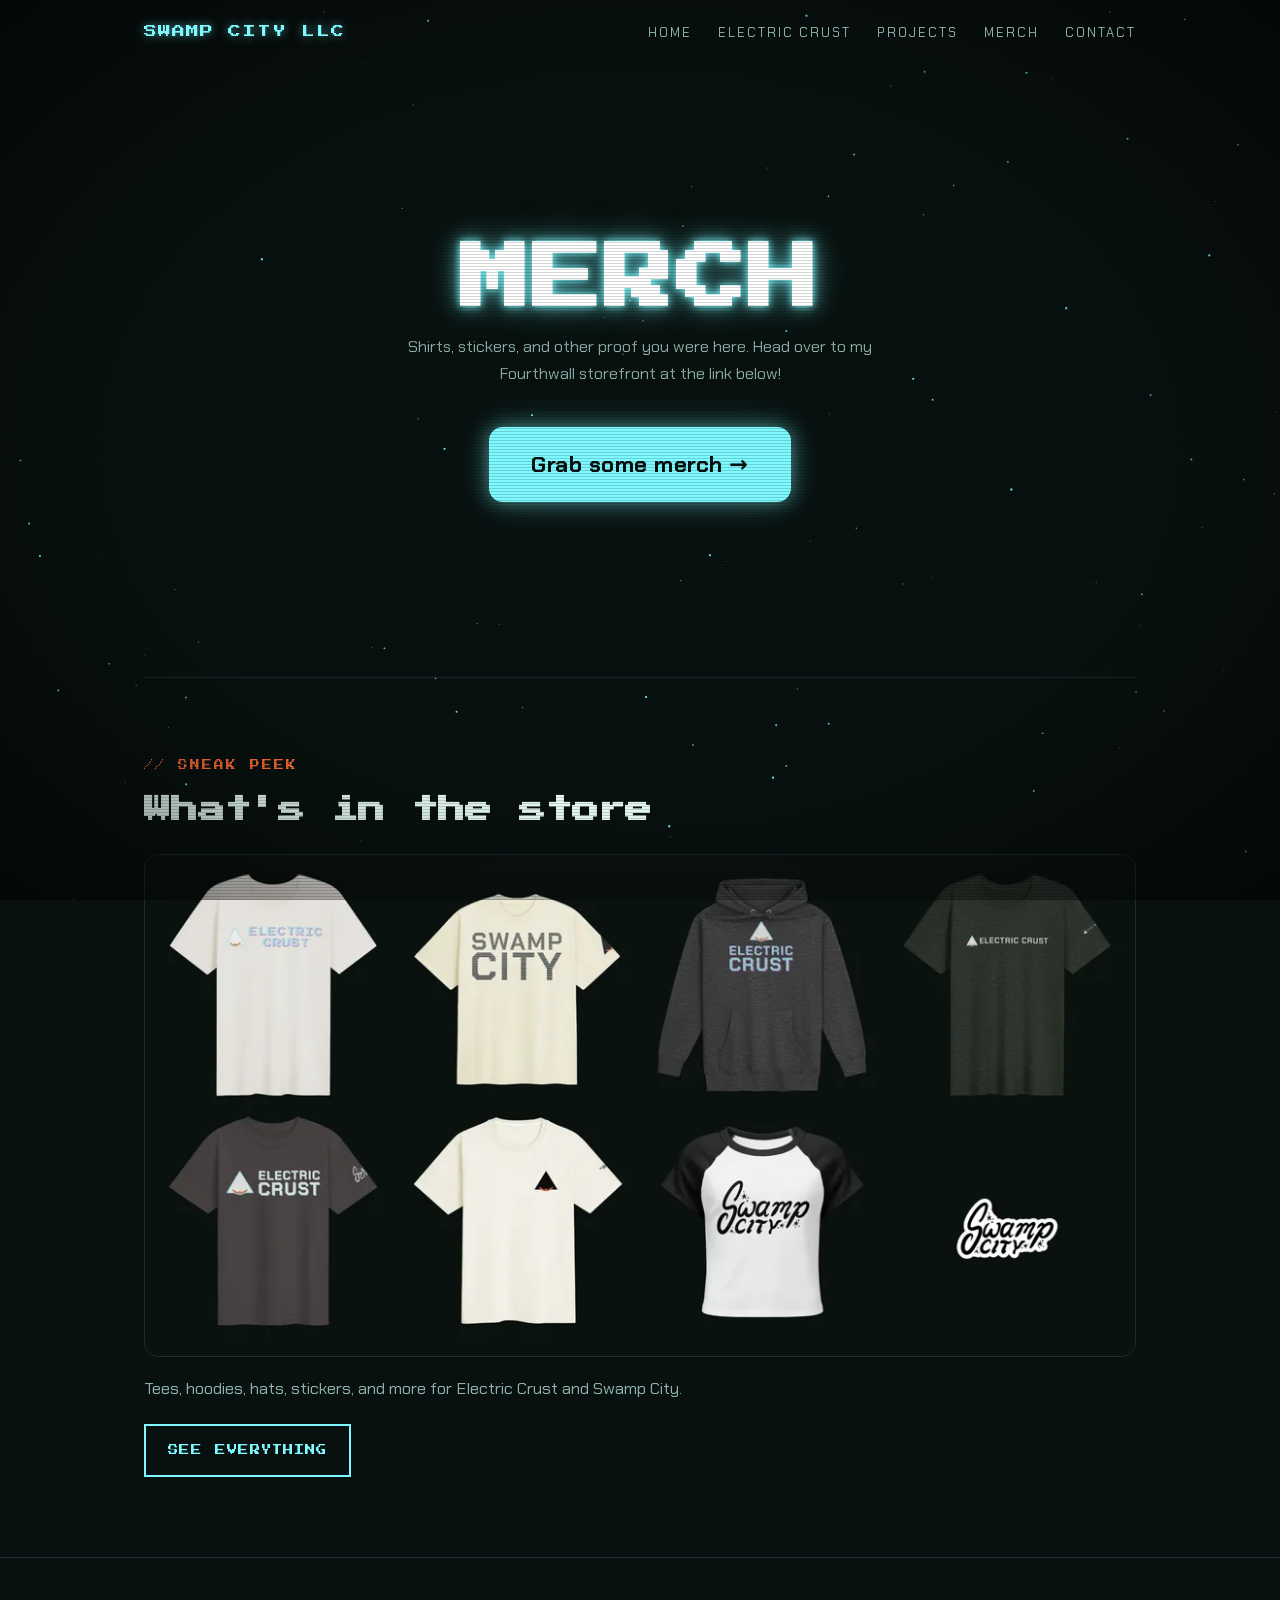
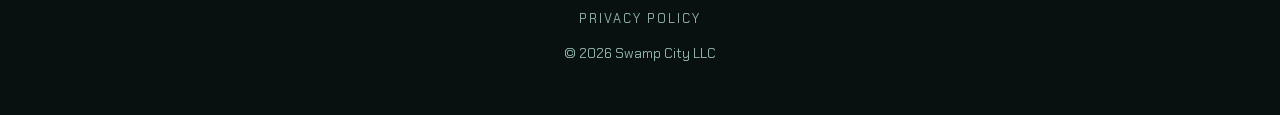
<file: merch/index.html>
<!DOCTYPE html>
<html lang="en">
<head>
  <meta charset="UTF-8" />
  <meta name="viewport" content="width=device-width, initial-scale=1" />

  <!-- Primary meta -->
  <title>Merch | Swamp City</title>
  <meta name="description" content="Official Electric Crust and Swamp City merch from Swamp City LLC." />
  <meta name="author" content="Swamp City LLC" />
  <meta name="theme-color" content="#0a1614" />
  <link rel="canonical" href="https://swampcityrecs.com/merch/" />

  <!-- Open Graph -->
  <meta property="og:type" content="website" />
  <meta property="og:site_name" content="Swamp City" />
  <meta property="og:title" content="Merch | Swamp City" />
  <meta property="og:description" content="Official Electric Crust and Swamp City merch." />
  <meta property="og:url" content="https://swampcityrecs.com/merch/" />
  <meta property="og:locale" content="en_US" />
  <meta property="og:image" content="https://swampcityrecs.com/og-image.jpg" />
  <meta property="og:image:width" content="1200" />
  <meta property="og:image:height" content="630" />
  <meta property="og:image:alt" content="Swamp City logo" />

  <!-- Twitter -->
  <meta name="twitter:card" content="summary_large_image" />
  <meta name="twitter:title" content="Merch | Swamp City" />
  <meta name="twitter:description" content="Official Electric Crust and Swamp City merch." />
  <meta name="twitter:image" content="https://swampcityrecs.com/og-image.jpg" />

  <link rel="stylesheet" href="/assets/style.css?v=6" />
</head>
<body>
  <canvas id="stars"></canvas>

  <nav>
    <a class="brand" href="/">SWAMP CITY LLC</a>
    <button id="menuBtn" class="menu-btn" type="button" aria-label="Menu" aria-expanded="false" aria-controls="navLinks">MENU</button>
    <div id="navLinks" class="nav-links">
      <a href="/">Home</a>
      <a href="/electric-crust/">Electric Crust</a>
      <a href="/projects/">Projects</a>
      <a href="/merch/">Merch</a>
      <a href="/#contact">Contact</a>
    </div>
  </nav>

  <header class="hero hero-short">
    <h1 class="marquee">MERCH</h1>
    <p class="sub">Shirts, stickers, and other proof you were here. Head over to my Fourthwall storefront at the link below!</p>
    <div class="cta-row">
      <a class="btn btn-big" href="https://shop.swampcityrecs.com" target="_blank" rel="noopener noreferrer" aria-label="Grab some merch (opens the Swamp City store in a new tab)">Grab some merch&nbsp;&rarr;</a>
    </div>
  </header>

  <main class="wrap">

    <section id="store" class="reveal">
      <p class="eyebrow orange">// Sneak peek</p>
      <h2>What's in the store</h2>
      <a class="store-peek" href="https://shop.swampcityrecs.com" target="_blank" rel="noopener noreferrer" aria-label="Browse all merch in the Swamp City store (opens in a new tab)">
        <picture>
          <source media="(max-width: 640px)" srcset="/media/merch/store-preview-tall-1032.webp" width="1032" height="2040" />
          <img src="/media/merch/store-preview-1020.webp"
               srcset="/media/merch/store-preview-1020.webp 1020w, /media/merch/store-preview-2040.webp 2040w"
               sizes="(max-width: 1040px) 100vw, 992px" width="2040" height="1032" loading="lazy" decoding="async"
               alt="A sample of the merch: Electric Crust tees and hoodie, a Swamp City tee, a Swamp City crop ringer, and a Swamp City sticker." />
        </picture>
      </a>
      <p class="peek-note">Tees, hoodies, hats, stickers, and more for Electric Crust and Swamp City.</p>
      <div class="platforms">
        <a class="btn" href="https://shop.swampcityrecs.com" target="_blank" rel="noopener noreferrer" aria-label="See everything in the Swamp City store (opens in a new tab)">See everything</a>
      </div>
    </section>

  </main>

  <footer>
    <div><a class="foot-link" href="/privacy/" target="_blank" rel="noopener noreferrer">Privacy Policy</a></div>
    <div style="margin-top:14px">© 2026 Swamp City LLC</div>
  </footer>

  <script src="/assets/site.js?v=2"></script>
</body>
</html>
</file>
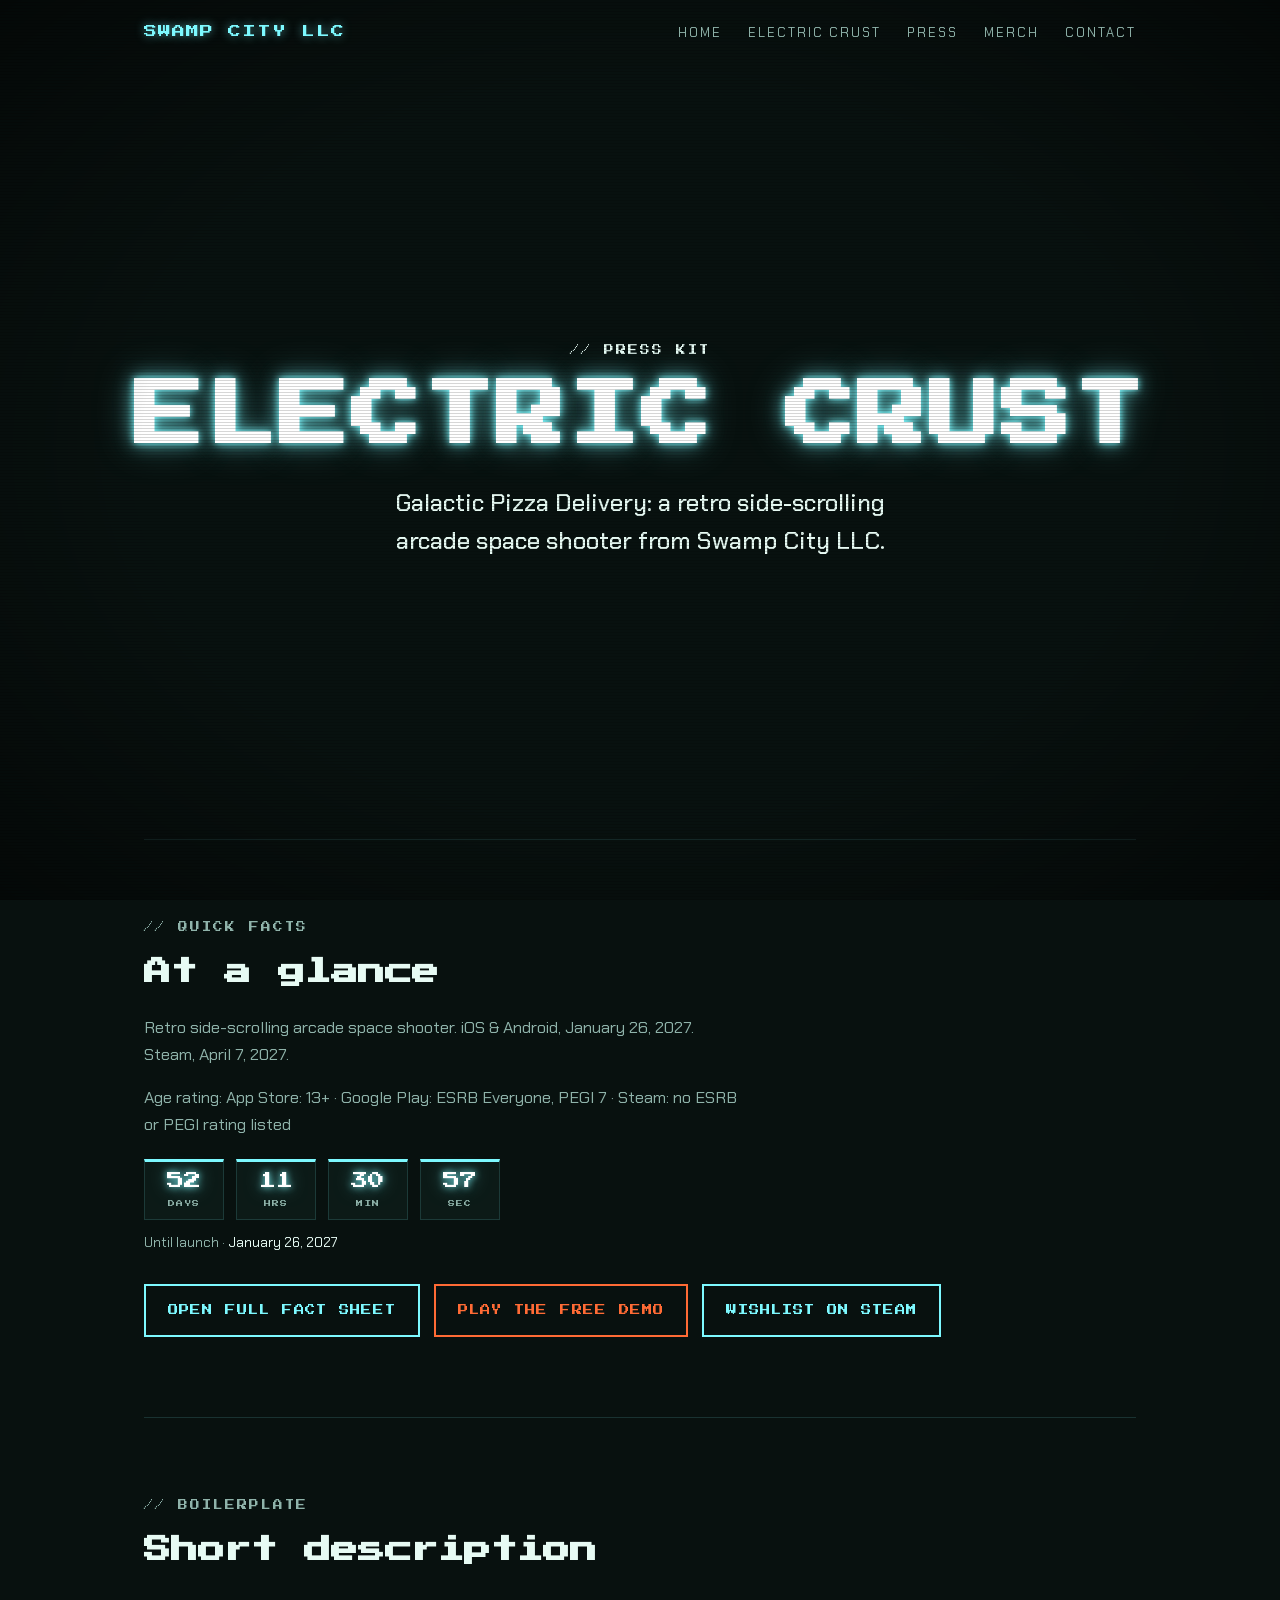
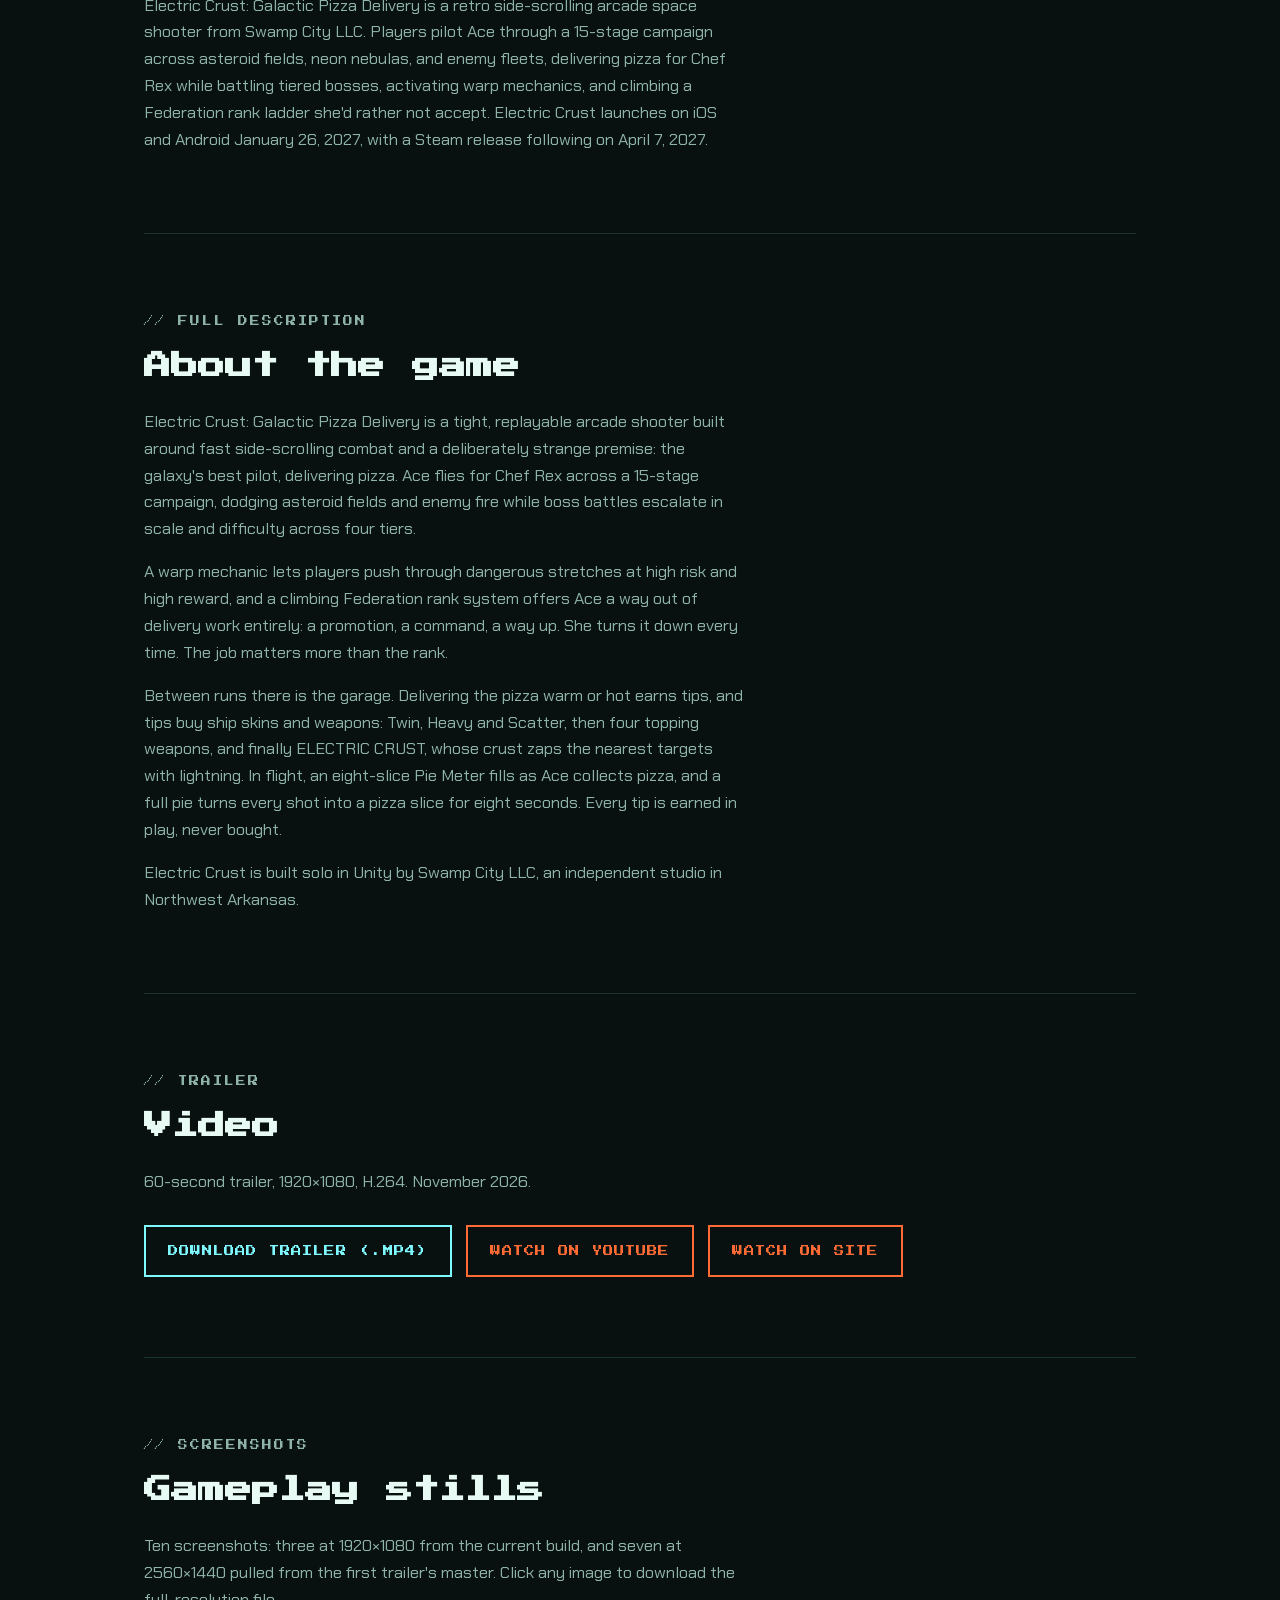
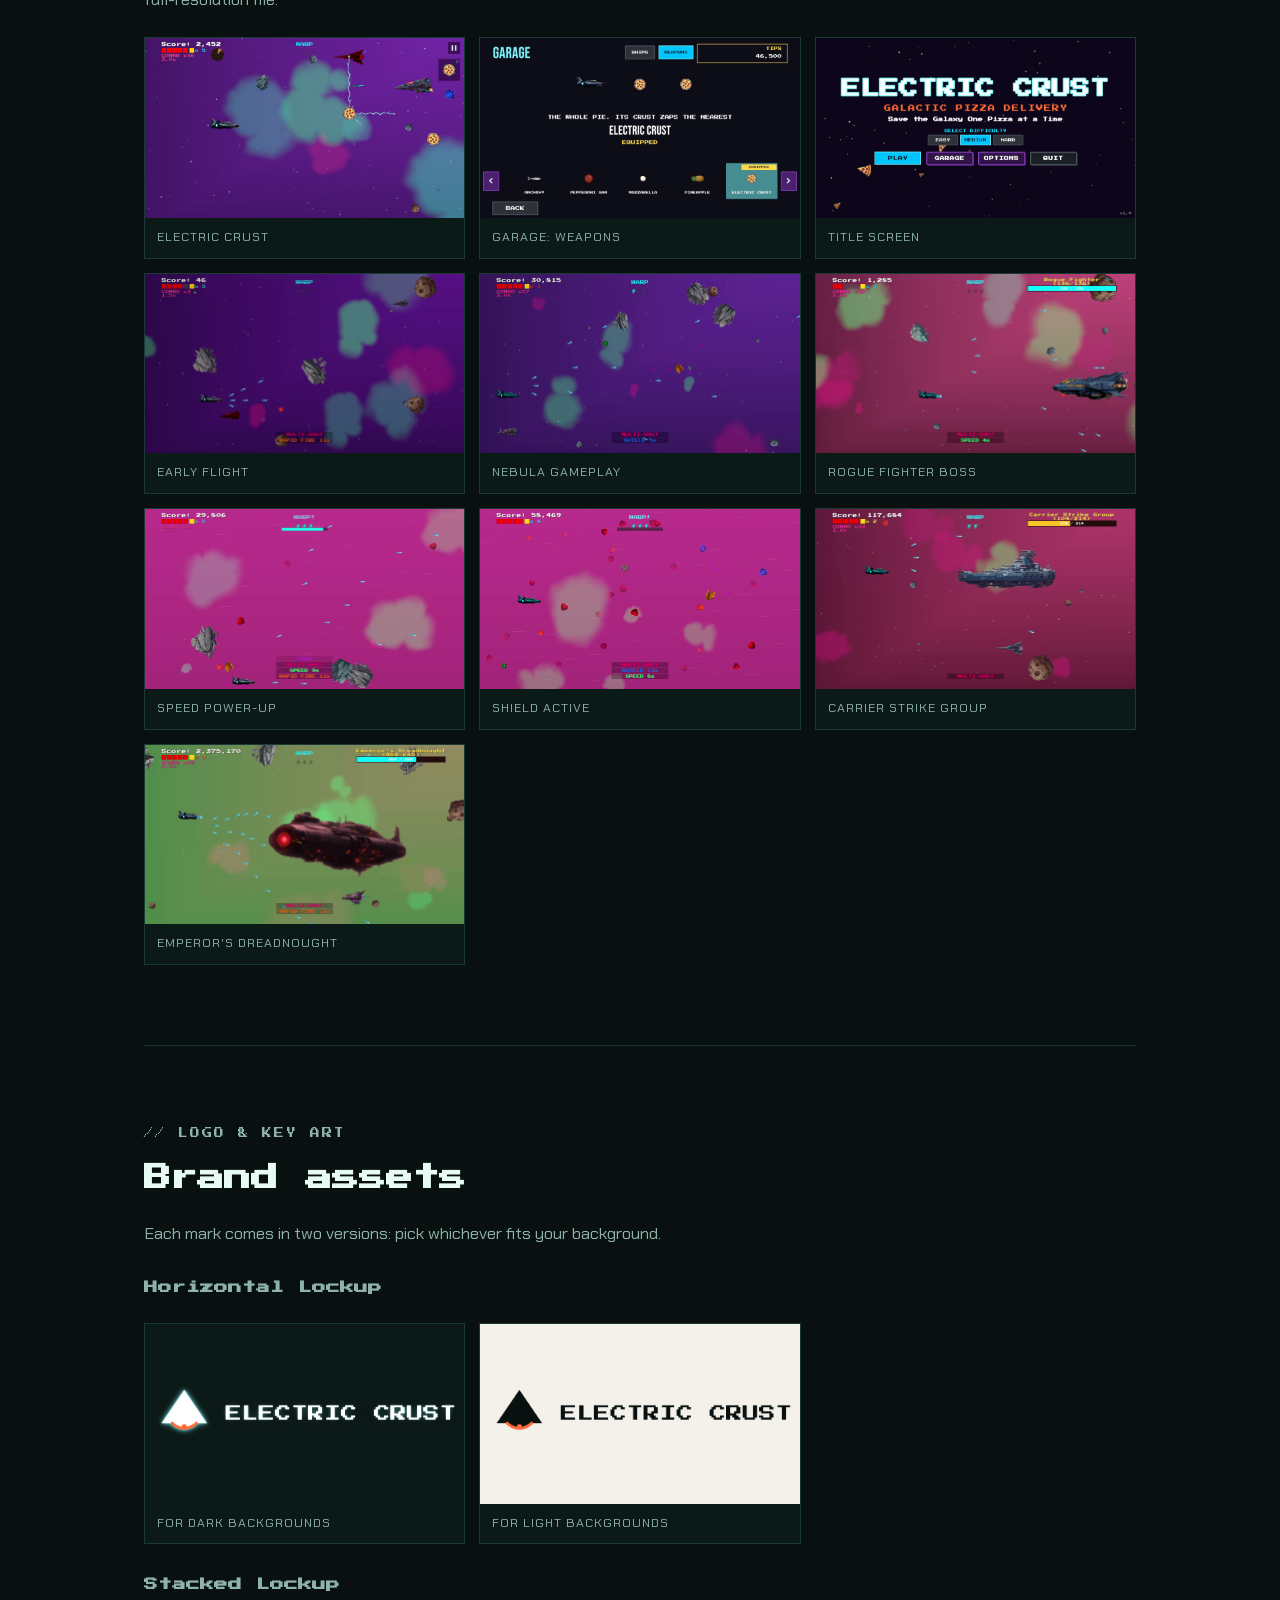
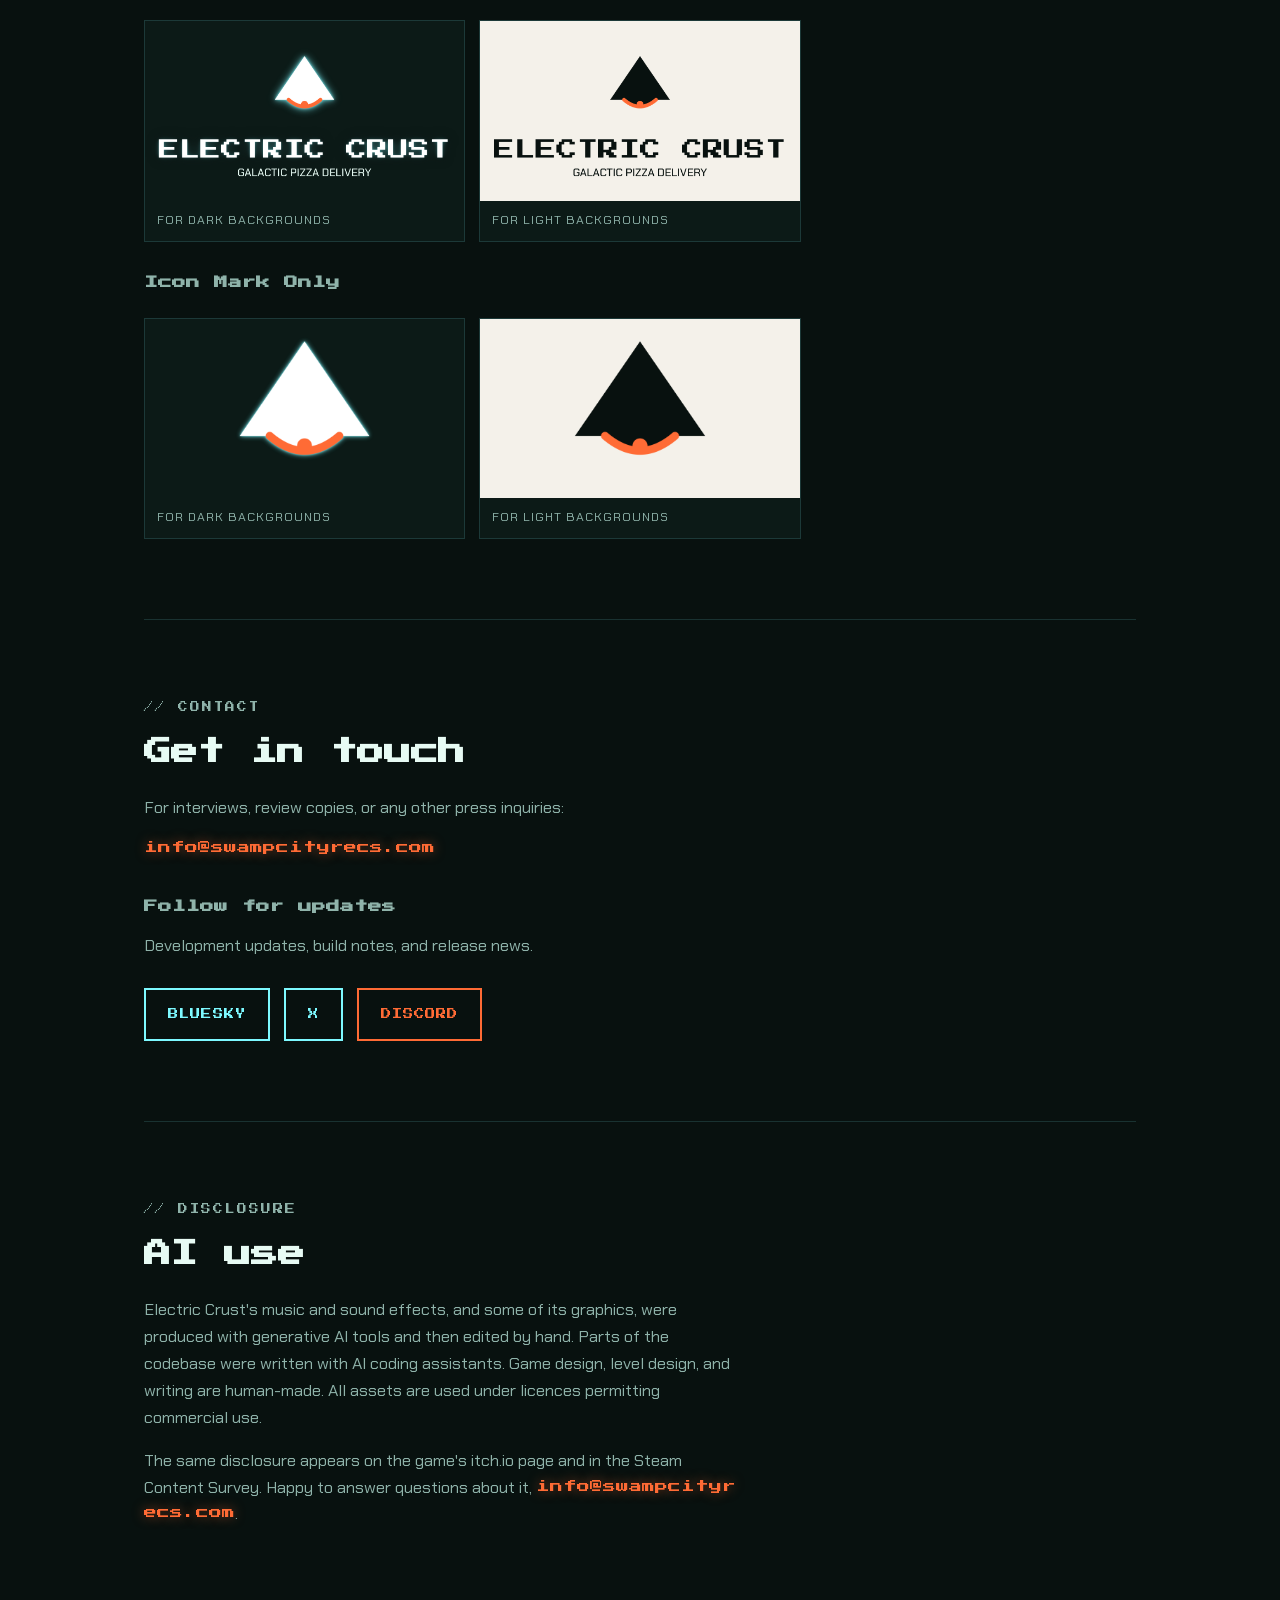
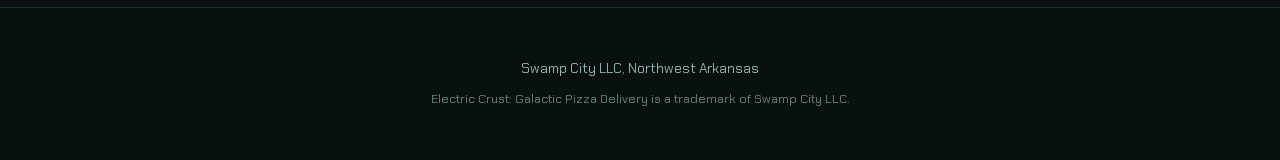
<file: press/index.html>
<!DOCTYPE html>
<html lang="en">
<head>
<meta charset="UTF-8" />
<meta name="viewport" content="width=device-width, initial-scale=1" />
<title>Press Kit | Electric Crust: Galactic Pizza Delivery | Swamp City</title>
<meta name="description" content="Press kit for Electric Crust: Galactic Pizza Delivery, a retro side-scrolling arcade space shooter from Swamp City LLC. Trailer, screenshots, fact sheet, and contact." />
<link rel="stylesheet" href="/assets/style.css?v=6" />
<style>
    .shot-grid { margin-top: 24px; display: grid; gap: 14px; grid-template-columns: repeat(3, 1fr); }
    @media (max-width: 780px) { .shot-grid { grid-template-columns: repeat(2, 1fr); } }
    @media (max-width: 480px) { .shot-grid { grid-template-columns: 1fr; } }
    .shot-card { display: block; text-decoration: none; border: 1px solid var(--line); background: var(--bg-2); overflow: hidden; transition: border-color .2s; }
    .shot-card:hover { border-color: var(--cyan); }
    .shot-card img { width: 100%; aspect-ratio: 16/9; object-fit: cover; display: block; }
    .shot-card span { display: block; padding: 10px 12px; font-size: 0.78rem; color: var(--ink-dim); text-transform: uppercase; letter-spacing: 1px; }

    .facts { margin-top: 24px; display: grid; grid-template-columns: 1fr 1fr; gap: 18px 40px; }
    @media (max-width: 640px) { .facts { grid-template-columns: 1fr; } }
    .fact dt { font-family: var(--display); font-size: 0.6rem; letter-spacing: 1px; text-transform: uppercase; color: var(--ink-dim); margin-bottom: 6px; }
    .fact dd { font-size: 1.02rem; color: var(--ink); }
    .fact dd.pending { color: var(--orange); font-size: 0.85rem; }

    .pending-box { margin-top: 24px; padding: 20px; border: 1px dashed var(--line); color: var(--ink-dim); font-size: 0.92rem; }
    .pending-box strong { color: var(--orange); }

    .btn-row { margin-top: 30px; display: flex; gap: 14px; flex-wrap: wrap; }
    .btn.orange { border-color: var(--orange); color: var(--orange); }
    .btn.orange:hover { background: var(--orange); color: var(--bg); box-shadow: 0 0 20px rgba(255,107,53,0.5); }
</style>
</head>
<body>

<nav>
  <a class="brand" href="/">SWAMP CITY LLC</a>
  <button id="menuBtn" class="menu-btn" type="button" aria-label="Menu" aria-expanded="false" aria-controls="navLinks">MENU</button>
  <div id="navLinks" class="nav-links">
    <a href="/">Home</a>
    <a href="/#game">Electric Crust</a>
    <a href="/press/" class="active">Press</a>
    <a href="/merch/">Merch</a>
    <a href="/#contact">Contact</a>
  </div>
</nav>

<header class="hero">
  <p class="eyebrow" style="text-align:center;">// Press Kit</p>
  <h1 class="marquee">ELECTRIC CRUST</h1>
  <p class="tagline">Galactic Pizza Delivery: a retro side-scrolling arcade space shooter from Swamp City LLC.</p>
</header>

<div class="wrap">

  <section>
    <p class="eyebrow">// Quick Facts</p>
    <h2>At a glance</h2>
    <p>Retro side-scrolling arcade space shooter. iOS &amp; Android, January 26, 2027. Steam, April 7, 2027.</p>
    <p>Age rating: App Store: 13+ &middot; Google Play: ESRB Everyone, PEGI 7 &middot; Steam: no ESRB or PEGI rating listed</p>

    <div class="countdown countdown--compact" data-launch="2027-01-26T00:00:00-06:00">
      <p class="countdown__fallback">Releasing <time datetime="2027-01-26">January 26, 2027</time>.</p>
      <div class="countdown__grid" aria-hidden="true">
        <div class="countdown__cell" data-unit="d"><span class="countdown__num" data-f="d">--</span><span class="countdown__unit">Days</span></div>
        <div class="countdown__cell" data-unit="h"><span class="countdown__num" data-f="h">--</span><span class="countdown__unit">Hrs</span></div>
        <div class="countdown__cell" data-unit="m"><span class="countdown__num" data-f="m">--</span><span class="countdown__unit">Min</span></div>
        <div class="countdown__cell" data-unit="s"><span class="countdown__num" data-f="s">--</span><span class="countdown__unit">Sec</span></div>
      </div>
      <p class="countdown__foot">Until launch &middot; <time datetime="2027-01-26">January 26, 2027</time></p>
      <div class="countdown__live"><strong>Out now</strong><span>App Store &amp; Google Play.</span></div>
      <p class="countdown__sr" data-f="sr" role="status" aria-live="polite"></p>
    </div>

    <div class="btn-row">
      <a class="btn" href="/press/fact-sheet.html">Open full fact sheet</a>
      <a class="btn orange" href="https://electriccrust.itch.io/electric-crust-galactic-pizza-delivery" target="_blank" rel="noopener">Play the free demo</a>
      <a class="btn" href="https://store.steampowered.com/app/5163610/Electric_Crust_Galactic_Pizza_Delivery/?utm_source=press&utm_medium=presskit&utm_campaign=ec_wl_2026q4&utm_content=at_a_glance" target="_blank" rel="noopener">Wishlist on Steam</a>
    </div>
  </section>

  <section>
    <p class="eyebrow">// Boilerplate</p>
    <h2>Short description</h2>
    <p>Electric Crust: Galactic Pizza Delivery is a retro side-scrolling arcade space shooter from Swamp City LLC. Players pilot Ace through a 15-stage campaign across asteroid fields, neon nebulas, and enemy fleets, delivering pizza for Chef Rex while battling tiered bosses, activating warp mechanics, and climbing a Federation rank ladder she'd rather not accept. Electric Crust launches on iOS and Android January 26, 2027, with a Steam release following on April 7, 2027.</p>
  </section>

  <section>
    <p class="eyebrow">// Full Description</p>
    <h2>About the game</h2>
    <p>Electric Crust: Galactic Pizza Delivery is a tight, replayable arcade shooter built around fast side-scrolling combat and a deliberately strange premise: the galaxy's best pilot, delivering pizza. Ace flies for Chef Rex across a 15-stage campaign, dodging asteroid fields and enemy fire while boss battles escalate in scale and difficulty across four tiers.</p>
    <p>A warp mechanic lets players push through dangerous stretches at high risk and high reward, and a climbing Federation rank system offers Ace a way out of delivery work entirely: a promotion, a command, a way up. She turns it down every time. The job matters more than the rank.</p>
    <p>Between runs there is the garage. Delivering the pizza warm or hot earns tips, and tips buy ship skins and weapons: Twin, Heavy and Scatter, then four topping weapons, and finally ELECTRIC CRUST, whose crust zaps the nearest targets with lightning. In flight, an eight-slice Pie Meter fills as Ace collects pizza, and a full pie turns every shot into a pizza slice for eight seconds. Every tip is earned in play, never bought.</p>
    <p>Electric Crust is built solo in Unity by Swamp City LLC, an independent studio in Northwest Arkansas.</p>
  </section>

  <section>
    <p class="eyebrow">// Trailer</p>
    <h2>Video</h2>
    <p>60-second trailer, 1920×1080, H.264. November 2026.</p>
    <div class="btn-row">
      <a class="btn" href="/media/Trailer-2026-11.mp4" download>Download trailer (.mp4)</a>
      <a class="btn orange" href="https://youtu.be/5WXr1Bko6XE" target="_blank" rel="noopener">Watch on YouTube</a>
      <a class="btn orange" href="/#media">Watch on site</a>
    </div>
  </section>

  <section>
    <p class="eyebrow">// Screenshots</p>
    <h2>Gameplay stills</h2>
    <p>Ten screenshots: three at 1920×1080 from the current build, and seven at 2560×1440 pulled from the first trailer's master. Click any image to download the full-resolution file.</p>
    <div class="shot-grid">
      <a class="shot-card" href="/media/screenshots/shot-electric-crust-in-flight.jpg" download>
        <img src="/media/screenshots/shot-electric-crust-in-flight.jpg" alt="ELECTRIC CRUST in flight: a whole pizza fired from Ace's ship bursts into lightning" />
        <span>ELECTRIC CRUST</span>
      </a>
      <a class="shot-card" href="/media/screenshots/shot-garage-weapons.jpg" download>
        <img src="/media/screenshots/shot-garage-weapons.jpg" alt="The garage's weapons tab, with Ace's ship armed with ELECTRIC CRUST" />
        <span>Garage: Weapons</span>
      </a>
      <a class="shot-card" href="/media/screenshots/shot-title-screen.jpg" download>
        <img src="/media/screenshots/shot-title-screen.jpg" alt="Title screen with Play, Garage, Options and Quit" />
        <span>Title Screen</span>
      </a>
      <a class="shot-card" href="/media/screenshots/shot-early-flight.jpg" download>
        <img src="/media/screenshots/shot-early-flight.jpg" alt="Early gameplay, Ace dodging an asteroid field" />
        <span>Early Flight</span>
      </a>
      <a class="shot-card" href="/media/screenshots/shot-nebula-gameplay.jpg" download>
        <img src="/media/screenshots/shot-nebula-gameplay.jpg" alt="Gameplay in a purple nebula environment" />
        <span>Nebula Gameplay</span>
      </a>
      <a class="shot-card" href="/media/screenshots/shot-rogue-fighter.jpg" download>
        <img src="/media/screenshots/shot-rogue-fighter.jpg" alt="Boss battle against the Rogue Fighter" />
        <span>Rogue Fighter Boss</span>
      </a>
      <a class="shot-card" href="/media/screenshots/shot-speed-powerup.jpg" download>
        <img src="/media/screenshots/shot-speed-powerup.jpg" alt="Gameplay with a speed power-up active" />
        <span>Speed Power-Up</span>
      </a>
      <a class="shot-card" href="/media/screenshots/shot-shield-active.jpg" download>
        <img src="/media/screenshots/shot-shield-active.jpg" alt="Gameplay with shield active" />
        <span>Shield Active</span>
      </a>
      <a class="shot-card" href="/media/screenshots/shot-carrier-strike.jpg" download>
        <img src="/media/screenshots/shot-carrier-strike.jpg" alt="Boss battle against the Carrier Strike Group" />
        <span>Carrier Strike Group</span>
      </a>
      <a class="shot-card" href="/media/screenshots/shot-emperors-dreadnought.jpg" download>
        <img src="/media/screenshots/shot-emperors-dreadnought.jpg" alt="Boss battle against the Emperor's Dreadnought" />
        <span>Emperor's Dreadnought</span>
      </a>
    </div>
  </section>

  <section>
    <p class="eyebrow">// Logo &amp; Key Art</p>
    <h2>Brand assets</h2>
    <p>Each mark comes in two versions: pick whichever fits your background.</p>

    <h3 style="font-family: var(--display); font-size: 0.85rem; margin: 30px 0 14px; color: var(--ink-dim);">Horizontal Lockup</h3>
    <div class="shot-grid">
      <a class="shot-card" href="/media/logo-lockup-horizontal-dark-v2.png" download>
        <img src="/media/logo-lockup-horizontal-dark-v2.png" alt="Electric Crust horizontal logo, for dark backgrounds" style="object-fit:contain; background:#0c1a17;" />
        <span>For Dark Backgrounds</span>
      </a>
      <a class="shot-card" href="/media/logo-lockup-horizontal-light-v2.png" download>
        <img src="/media/logo-lockup-horizontal-light-v2.png" alt="Electric Crust horizontal logo, for light backgrounds" style="object-fit:contain; background:#f4f1ea;" />
        <span>For Light Backgrounds</span>
      </a>
    </div>

    <h3 style="font-family: var(--display); font-size: 0.85rem; margin: 30px 0 14px; color: var(--ink-dim);">Stacked Lockup</h3>
    <div class="shot-grid">
      <a class="shot-card" href="/media/logo-lockup-stacked-dark-v2.png" download>
        <img src="/media/logo-lockup-stacked-dark-v2.png" alt="Electric Crust stacked logo, for dark backgrounds" style="object-fit:contain; background:#0c1a17;" />
        <span>For Dark Backgrounds</span>
      </a>
      <a class="shot-card" href="/media/logo-lockup-stacked-light-v2.png" download>
        <img src="/media/logo-lockup-stacked-light-v2.png" alt="Electric Crust stacked logo, for light backgrounds" style="object-fit:contain; background:#f4f1ea;" />
        <span>For Light Backgrounds</span>
      </a>
    </div>

    <h3 style="font-family: var(--display); font-size: 0.85rem; margin: 30px 0 14px; color: var(--ink-dim);">Icon Mark Only</h3>
    <div class="shot-grid">
      <a class="shot-card" href="/media/electric-crust-mark-dark-1024.png" download>
        <img src="/media/electric-crust-mark-dark-1024.png" alt="Electric Crust icon mark, for dark backgrounds" style="object-fit:contain; background:#0c1a17;" />
        <span>For Dark Backgrounds</span>
      </a>
      <a class="shot-card" href="/media/electric-crust-mark-light-1024.png" download>
        <img src="/media/electric-crust-mark-light-1024.png" alt="Electric Crust icon mark, for light backgrounds" style="object-fit:contain; background:#f4f1ea;" />
        <span>For Light Backgrounds</span>
      </a>
    </div>
  </section>

  <section>
    <p class="eyebrow">// Contact</p>
    <h2>Get in touch</h2>
    <p>For interviews, review copies, or any other press inquiries:</p>
    <p style="margin-top:14px;"><a class="mail" href="mailto:info@swampcityrecs.com">info@swampcityrecs.com</a></p>

    <h3 style="font-family: var(--display); font-size: 0.85rem; margin: 34px 0 14px; color: var(--ink-dim);">Follow for updates</h3>
    <p>Development updates, build notes, and release news.</p>
    <div class="btn-row">
      <a class="btn" href="https://bsky.app/profile/electriccrust.bsky.social" target="_blank" rel="noopener noreferrer">Bluesky</a>
      <a class="btn" href="https://x.com/electriccrust" target="_blank" rel="noopener noreferrer">X</a>
      <a class="btn orange" href="https://discord.gg/zScsZMXnjK" target="_blank" rel="noopener noreferrer">Discord</a>
    </div>
  </section>

  <!--
    COVERAGE SECTION: ready to publish, deliberately not live yet.

    An empty "Coverage" heading on a press kit advertises that nobody has covered the game.
    Uncomment this block when the first piece lands, add an <li> per article, and it becomes
    a two-minute edit instead of a design job at the moment you least want one.

  <section>
    <p class="eyebrow">// Coverage</p>
    <h2>Press &amp; coverage</h2>
    <p>Written about Electric Crust? <a class="mail" style="font-size:0.9rem;" href="mailto:info@swampcityrecs.com">Send us the link</a> and we'll add it here.</p>
    <ul class="coverage-list" style="margin-top:22px; list-style:none; padding:0;">
      <li style="padding:14px 0; border-top:1px solid var(--line);">
        <a class="foot-link" style="letter-spacing:1px;" href="ARTICLE_URL" target="_blank" rel="noopener noreferrer">Headline goes here</a>
        <span style="display:block; margin-top:6px; color:var(--ink-dim); font-size:0.82rem;">Outlet &middot; Month DD, YYYY</span>
      </li>
    </ul>
  </section>
  -->

  <section id="ai-use">
    <p class="eyebrow">// Disclosure</p>
    <h2>AI use</h2>
    <p>Electric Crust's music and sound effects, and some of its graphics, were produced with generative AI tools and then edited by hand. Parts of the codebase were written with AI coding assistants. Game design, level design, and writing are human-made. All assets are used under licences permitting commercial use.</p>
    <p>The same disclosure appears on the game's itch.io page and in the Steam Content Survey. Happy to answer questions about it, <a class="mail" href="mailto:info@swampcityrecs.com">info@swampcityrecs.com</a>.</p>
  </section>

</div>

<footer>
  <div>Swamp City LLC, Northwest Arkansas</div>
  <div class="tm">Electric Crust: Galactic Pizza Delivery is a trademark of Swamp City LLC.</div>
</footer>

<script src="/assets/site.js?v=2"></script>
<script src="/assets/countdown.js?v=1"></script>
</body>
</html>
</file>
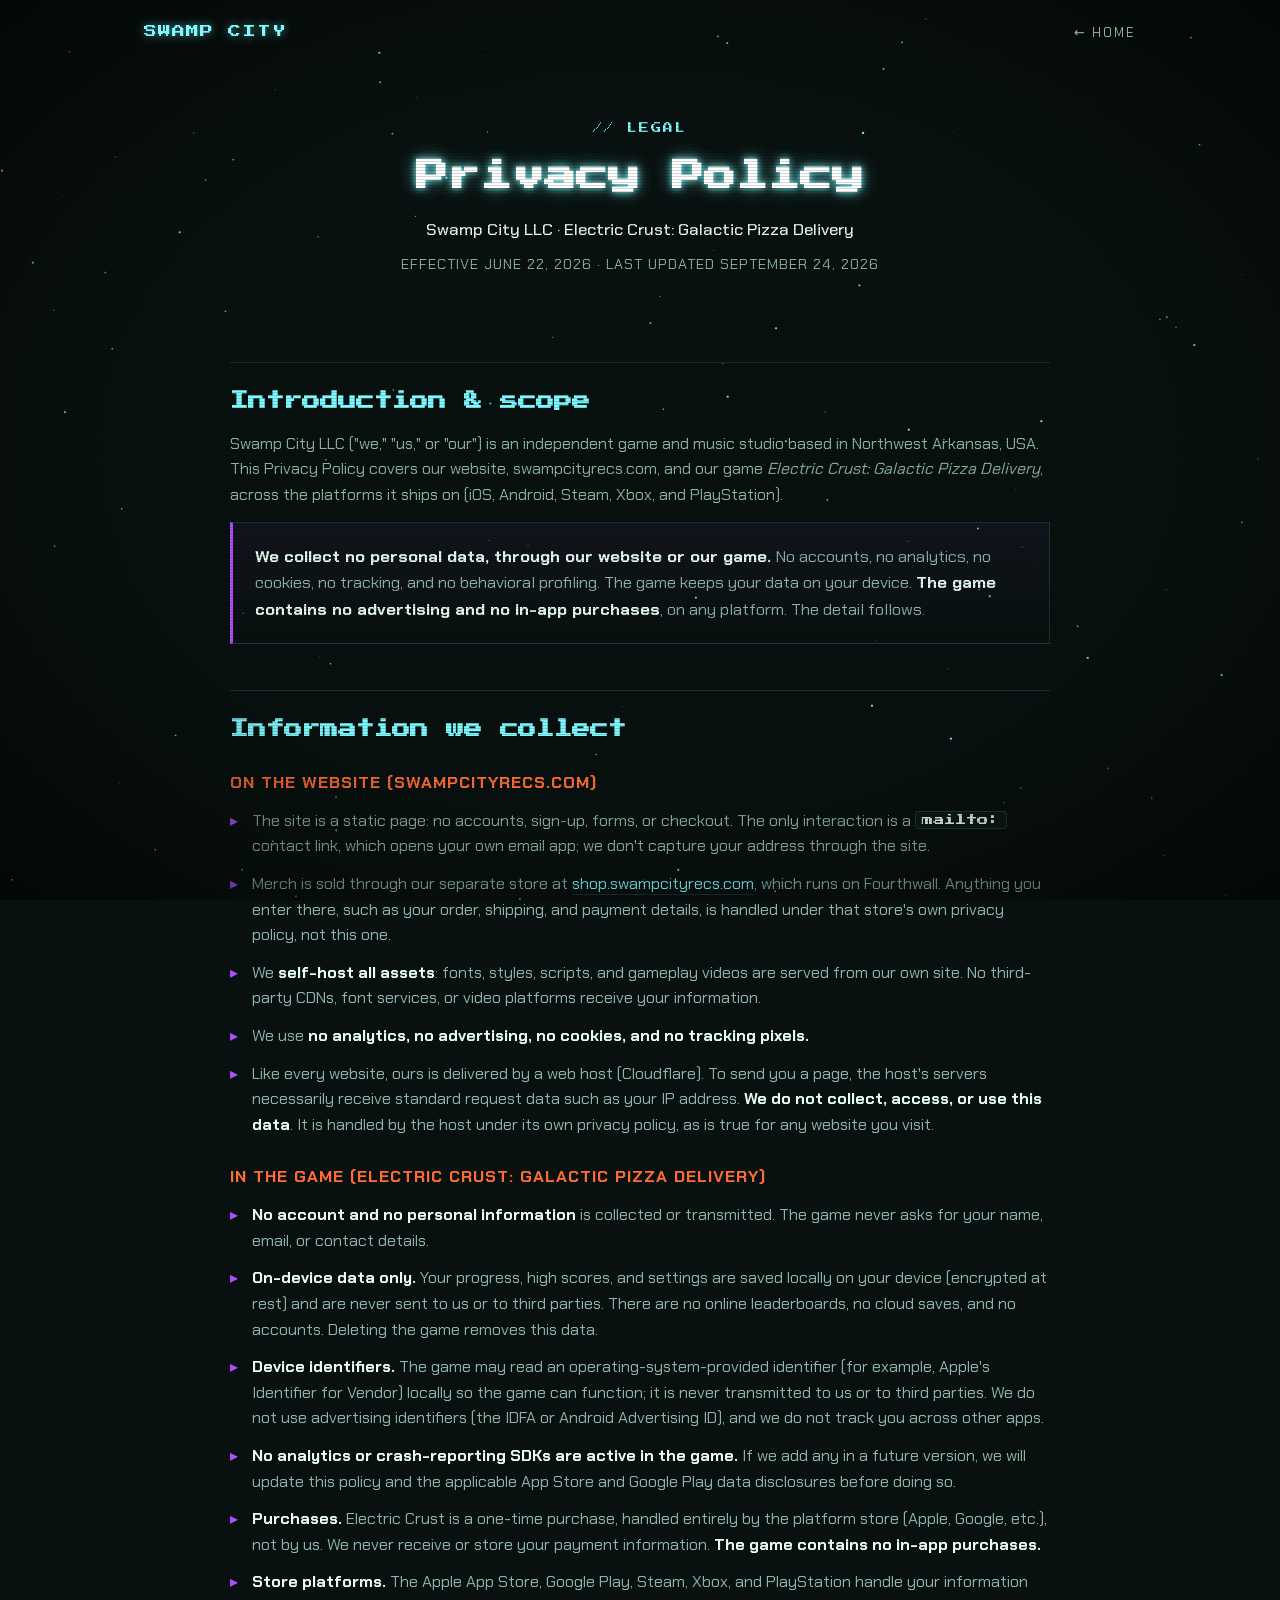
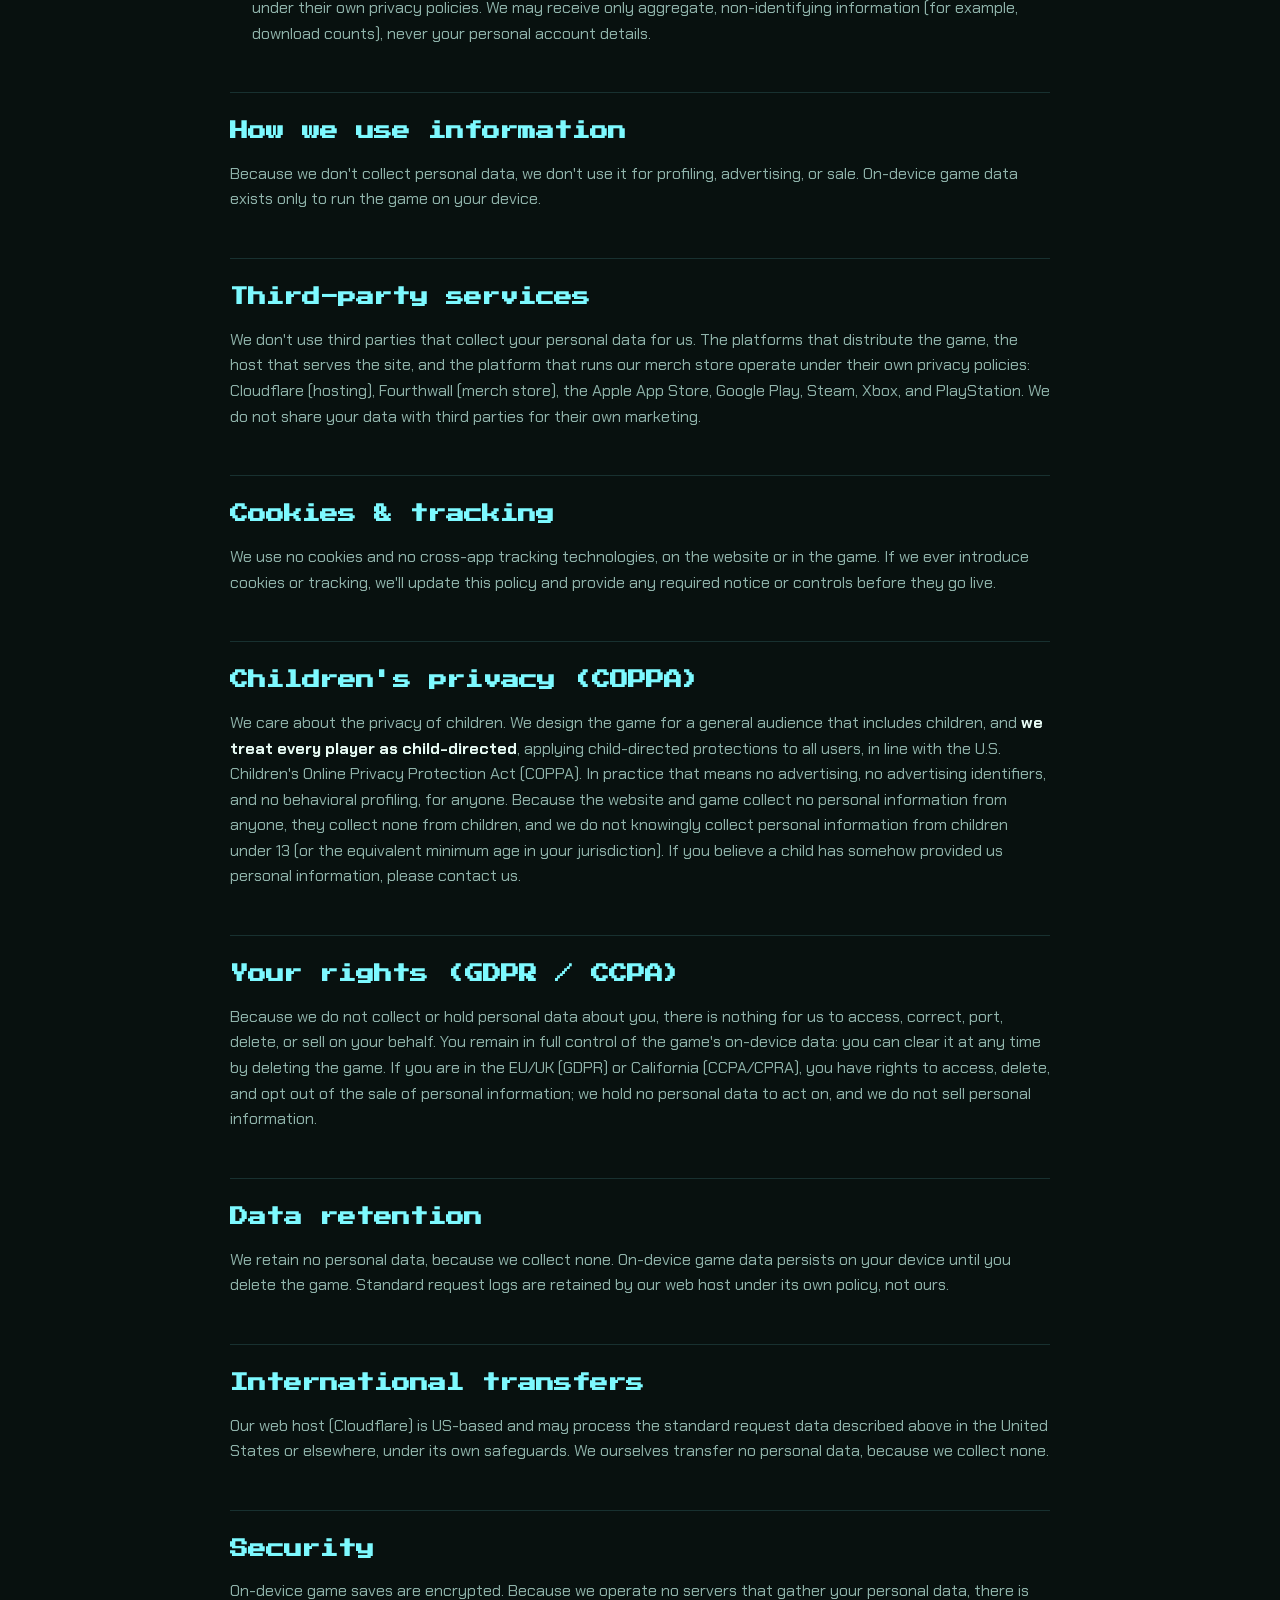
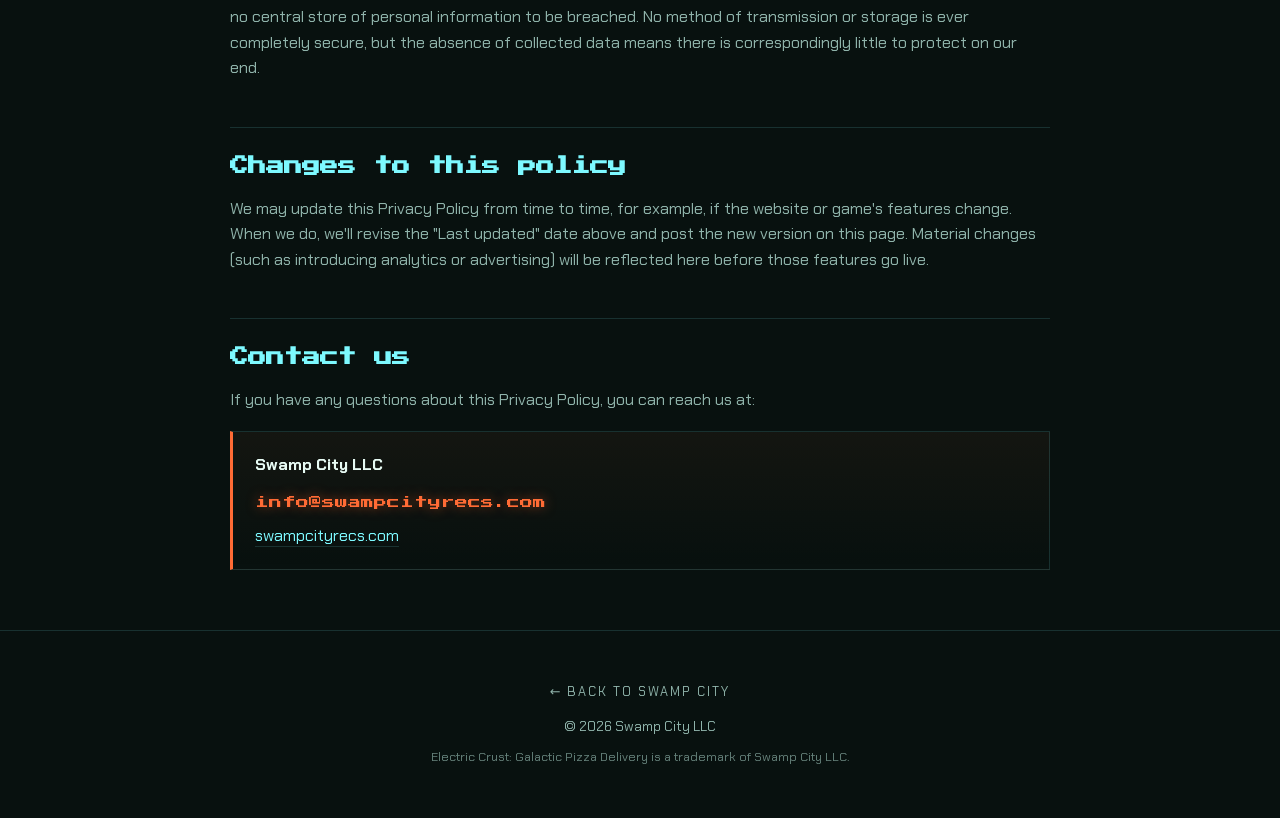
<file: privacy/index.html>
<!DOCTYPE html>
<html lang="en">
<head>
  <meta charset="UTF-8" />
  <meta name="viewport" content="width=device-width, initial-scale=1" />

<title>Privacy Policy | Swamp City | Electric Crust: Galactic Pizza Delivery</title>
<meta name="description" content="Privacy Policy for Swamp City LLC and Electric Crust: Galactic Pizza Delivery. We collect no personal data: no accounts, analytics, advertising, or tracking. The game keeps all data on your device." />
  <meta name="author" content="Swamp City LLC" />
  <meta name="theme-color" content="#0a1614" />
  <meta name="robots" content="index, follow" />
  <link rel="canonical" href="https://swampcityrecs.com/privacy/" />

  <style>
/* Self-hosted fonts, no third-party CDN, no external requests.
       Press Start 2P & Chakra Petch are SIL Open Font License (self-hosting permitted). */
    @font-face {
      font-family: "Press Start 2P";
      font-style: normal; font-weight: 400; font-display: swap;
      src: url("/assets/fonts/press-start-2p-400.woff2") format("woff2");
    }
    @font-face {
      font-family: "Chakra Petch";
      font-style: normal; font-weight: 400; font-display: swap;
      src: url("/assets/fonts/chakra-petch-400.woff2") format("woff2");
    }
    @font-face {
      font-family: "Chakra Petch";
      font-style: normal; font-weight: 500; font-display: swap;
      src: url("/assets/fonts/chakra-petch-500.woff2") format("woff2");
    }
    @font-face {
      font-family: "Chakra Petch";
      font-style: normal; font-weight: 700; font-display: swap;
      src: url("/assets/fonts/chakra-petch-700.woff2") format("woff2");
    }

    :root {
      --bg:        #08110f;
      --bg-2:      #0c1a17;
      --ink:       #e7fbf4;
      --ink-dim:   #8fb3aa;
      --cyan:      #7df9ff;
      --purple:    #b44dff;
      --orange:    #ff6b35;
      --line:      rgba(125, 249, 255, 0.14);
      --display:   "Press Start 2P", monospace;
      --body:      "Chakra Petch", system-ui, sans-serif;
    }

    * { box-sizing: border-box; margin: 0; padding: 0; }
    html { scroll-behavior: smooth; }
    body {
      font-family: var(--body);
      background: var(--bg);
      color: var(--ink);
      line-height: 1.6;
      overflow-x: hidden;
      position: relative;
    }

    #stars { position: fixed; inset: 0; z-index: 0; pointer-events: none; }

    body::after {
      content: "";
      position: fixed; inset: 0; z-index: 2; pointer-events: none;
      background:
        repeating-linear-gradient(0deg, rgba(0,0,0,0.16) 0 1px, transparent 1px 3px),
        radial-gradient(ellipse at center, transparent 55%, rgba(0,0,0,0.55) 100%);
      mix-blend-mode: multiply;
    }

    .wrap { position: relative; z-index: 1; max-width: 820px; margin: 0 auto; padding: 0 24px; }

    /* ---------- NAV ---------- */
    nav {
      position: relative; z-index: 3;
      display: flex; justify-content: space-between; align-items: center;
      padding: 22px 24px; max-width: 1040px; margin: 0 auto;
    }
    .brand {
      font-family: var(--display); font-size: 13px; letter-spacing: 1px;
      color: var(--cyan); text-decoration: none;
      text-shadow: 0 0 10px rgba(125,249,255,0.6);
    }
    .nav-links { display: flex; gap: 26px; }
    .nav-links a {
      color: var(--ink-dim); text-decoration: none; font-size: 0.82rem;
      text-transform: uppercase; letter-spacing: 2px; transition: color .2s;
    }
    .nav-links a:hover { color: var(--cyan); }

    /* ---------- DOC HEADER ---------- */
    header.doc {
      position: relative; z-index: 1;
      padding: 56px 24px 10px; text-align: center; max-width: 820px; margin: 0 auto;
    }
    .eyebrow {
      font-family: var(--display); font-size: 0.62rem; letter-spacing: 2px;
      text-transform: uppercase; margin-bottom: 18px; color: var(--cyan);
    }
    header.doc h1 {
      font-family: var(--display); font-size: clamp(1.2rem, 4vw, 2rem);
      line-height: 1.35; color: #fff;
      text-shadow: 0 0 7px var(--cyan), 0 0 18px rgba(125,249,255,0.55);
    }
    header.doc .who { margin-top: 18px; color: var(--ink); font-weight: 500; font-size: 1.05rem; }
    header.doc .dates {
      margin-top: 10px; color: var(--ink-dim); font-size: 0.9rem;
      text-transform: uppercase; letter-spacing: 1px;
    }

    /* ---------- POLICY BODY ---------- */
    main.policy { padding: 30px 0 20px; }
    .lede {
      margin: 0 0 10px; padding: 20px 22px;
      border: 1px solid var(--line); border-left: 3px solid var(--purple);
      background: linear-gradient(180deg, rgba(180,77,255,0.06), transparent);
      color: var(--ink); font-size: 1.05rem;
    }
    main.policy h2 {
      font-family: var(--display); font-size: clamp(0.9rem, 2.6vw, 1.15rem);
      line-height: 1.4; color: var(--cyan); margin: 46px 0 16px;
      padding-top: 26px; border-top: 1px solid var(--line);
    }
    main.policy h3 {
      font-size: 1.05rem; letter-spacing: 1px; text-transform: uppercase;
      color: var(--orange); margin: 26px 0 12px;
    }
    main.policy p { color: var(--ink-dim); margin-bottom: 14px; }
    main.policy ul { list-style: none; margin: 0 0 16px; padding: 0; }
    main.policy li {
      color: var(--ink-dim); position: relative; padding-left: 22px; margin-bottom: 12px;
    }
    main.policy li::before {
      content: "▸"; position: absolute; left: 0; top: 0; color: var(--purple);
    }
    main.policy strong { color: var(--ink); }
    main.policy a {
      color: var(--cyan); text-decoration: none; border-bottom: 1px solid var(--line);
    }
    main.policy a:hover { border-bottom-color: var(--cyan); }
    main.policy code {
      font-family: var(--display); font-size: 0.72em;
      color: var(--ink); background: var(--bg-2);
      padding: 2px 6px; border: 1px solid var(--line); border-radius: 3px;
    }
    .contact-card {
      margin-top: 18px; padding: 20px 22px;
      border: 1px solid var(--line); border-left: 3px solid var(--orange);
      background: linear-gradient(180deg, rgba(255,107,53,0.05), transparent);
    }
    .contact-card .mail {
      font-family: var(--display); font-size: 0.8rem; color: var(--orange);
      text-decoration: none; border: 0;
      text-shadow: 0 0 12px rgba(255,107,53,0.5); word-break: break-all;
    }
    .contact-card .mail:hover { text-decoration: underline; }

    /* ---------- FOOTER ---------- */
    footer {
      position: relative; z-index: 1;
      padding: 50px 24px; text-align: center; border-top: 1px solid var(--line);
      color: var(--ink-dim); font-size: 0.85rem; margin-top: 40px;
    }
    .foot-link {
      color: var(--ink-dim); text-decoration: none;
      text-transform: uppercase; letter-spacing: 2px; font-size: 0.8rem;
      transition: color .2s;
    }
    .foot-link:hover { color: var(--cyan); }
    footer .tm { margin-top: 10px; font-size: 0.78rem; opacity: 0.7; }

    @media (prefers-reduced-motion: reduce) {
      #stars { display: none; }
      html { scroll-behavior: auto; }
    }
  </style>
</head>
<body>
  <canvas id="stars" aria-hidden="true"></canvas>

  <nav>
    <a class="brand" href="/">SWAMP CITY</a>
    <div class="nav-links">
      <a href="/">← Home</a>
    </div>
  </nav>

  <header class="doc">
    <p class="eyebrow">// Legal</p>
    <h1>Privacy Policy</h1>
    <p class="who">Swamp City LLC · Electric Crust: Galactic Pizza Delivery</p>
    <p class="dates">Effective June 22, 2026 · Last updated September 24, 2026</p>
  </header>

  <main class="policy wrap">
    <h2>Introduction &amp; scope</h2>
    <p>Swamp City LLC ("we," "us," or "our") is an independent game and music studio based in Northwest Arkansas, USA. This Privacy Policy covers our website, swampcityrecs.com, and our game <em>Electric Crust: Galactic Pizza Delivery</em>, across the platforms it ships on (iOS, Android, Steam, Xbox, and PlayStation).</p>
<p class="lede"><strong>We collect no personal data, through our website or our game.</strong> No accounts, no analytics, no cookies, no tracking, and no behavioral profiling. The game keeps your data on your device. <strong>The game contains no advertising and no in-app purchases</strong>, on any platform. The detail follows.</p>

    <h2>Information we collect</h2>

    <h3>On the website (swampcityrecs.com)</h3>
    <ul>
<li>The site is a static page: no accounts, sign-up, forms, or checkout. The only interaction is a <code>mailto:</code> contact link, which opens your own email app; we don't capture your address through the site.</li>
<li>Merch is sold through our separate store at <a href="https://shop.swampcityrecs.com">shop.swampcityrecs.com</a>, which runs on Fourthwall. Anything you enter there, such as your order, shipping, and payment details, is handled under that store's own privacy policy, not this one.</li>
<li>We <strong>self-host all assets</strong>: fonts, styles, scripts, and gameplay videos are served from our own site. No third-party CDNs, font services, or video platforms receive your information.</li>
      <li>We use <strong>no analytics, no advertising, no cookies, and no tracking pixels.</strong></li>
<li>Like every website, ours is delivered by a web host (Cloudflare). To send you a page, the host's servers necessarily receive standard request data such as your IP address. <strong>We do not collect, access, or use this data</strong>. It is handled by the host under its own privacy policy, as is true for any website you visit.</li>
    </ul>

    <h3>In the game (Electric Crust: Galactic Pizza Delivery)</h3>
    <ul>
      <li><strong>No account and no personal information</strong> is collected or transmitted. The game never asks for your name, email, or contact details.</li>
      <li><strong>On-device data only.</strong> Your progress, high scores, and settings are saved locally on your device (encrypted at rest) and are never sent to us or to third parties. There are no online leaderboards, no cloud saves, and no accounts. Deleting the game removes this data.</li>
      <li><strong>Device identifiers.</strong> The game may read an operating-system-provided identifier (for example, Apple's Identifier for Vendor) locally so the game can function; it is never transmitted to us or to third parties. We do not use advertising identifiers (the IDFA or Android Advertising ID), and we do not track you across other apps.</li>
      <li><strong>No analytics or crash-reporting SDKs are active in the game.</strong> If we add any in a future version, we will update this policy and the applicable App Store and Google Play data disclosures before doing so.</li>
<li><strong>Purchases.</strong> Electric Crust is a one-time purchase, handled entirely by the platform store (Apple, Google, etc.), not by us. We never receive or store your payment information. <strong>The game contains no in-app purchases.</strong></li>
<li><strong>Store platforms.</strong> The Apple App Store, Google Play, Steam, Xbox, and PlayStation handle your information under their own privacy policies. We may receive only aggregate, non-identifying information (for example, download counts), never your personal account details.</li>
    </ul>

    <h2>How we use information</h2>
    <p>Because we don't collect personal data, we don't use it for profiling, advertising, or sale. On-device game data exists only to run the game on your device.</p>

    <h2>Third-party services</h2>
    <p>We don't use third parties that collect your personal data for us. The platforms that distribute the game, the host that serves the site, and the platform that runs our merch store operate under their own privacy policies: Cloudflare (hosting), Fourthwall (merch store), the Apple App Store, Google Play, Steam, Xbox, and PlayStation. We do not share your data with third parties for their own marketing.</p>

    <h2>Cookies &amp; tracking</h2>
<p>We use no cookies and no cross-app tracking technologies, on the website or in the game. If we ever introduce cookies or tracking, we'll update this policy and provide any required notice or controls before they go live.</p>

    <h2>Children's privacy (COPPA)</h2>
<p>We care about the privacy of children. We design the game for a general audience that includes children, and <strong>we treat every player as child-directed</strong>, applying child-directed protections to all users, in line with the U.S. Children's Online Privacy Protection Act (COPPA). In practice that means no advertising, no advertising identifiers, and no behavioral profiling, for anyone. Because the website and game collect no personal information from anyone, they collect none from children, and we do not knowingly collect personal information from children under 13 (or the equivalent minimum age in your jurisdiction). If you believe a child has somehow provided us personal information, please contact us.</p>

    <h2>Your rights (GDPR / CCPA)</h2>
    <p>Because we do not collect or hold personal data about you, there is nothing for us to access, correct, port, delete, or sell on your behalf. You remain in full control of the game's on-device data: you can clear it at any time by deleting the game. If you are in the EU/UK (GDPR) or California (CCPA/CPRA), you have rights to access, delete, and opt out of the sale of personal information; we hold no personal data to act on, and we do not sell personal information.</p>

    <h2>Data retention</h2>
    <p>We retain no personal data, because we collect none. On-device game data persists on your device until you delete the game. Standard request logs are retained by our web host under its own policy, not ours.</p>

    <h2>International transfers</h2>
    <p>Our web host (Cloudflare) is US-based and may process the standard request data described above in the United States or elsewhere, under its own safeguards. We ourselves transfer no personal data, because we collect none.</p>

    <h2>Security</h2>
    <p>On-device game saves are encrypted. Because we operate no servers that gather your personal data, there is no central store of personal information to be breached. No method of transmission or storage is ever completely secure, but the absence of collected data means there is correspondingly little to protect on our end.</p>

    <h2>Changes to this policy</h2>
<p>We may update this Privacy Policy from time to time, for example, if the website or game's features change. When we do, we'll revise the "Last updated" date above and post the new version on this page. Material changes (such as introducing analytics or advertising) will be reflected here before those features go live.</p>

    <h2>Contact us</h2>
    <p>If you have any questions about this Privacy Policy, you can reach us at:</p>
    <div class="contact-card">
      <p><strong>Swamp City LLC</strong></p>
      <p style="margin:6px 0"><a class="mail" href="mailto:info@swampcityrecs.com">info@swampcityrecs.com</a></p>
      <p style="margin:0"><a href="/">swampcityrecs.com</a></p>
    </div>
  </main>

  <footer>
    <div><a class="foot-link" href="/">← Back to Swamp City</a></div>
    <div style="margin-top:14px">© 2026 Swamp City LLC</div>
    <div class="tm">Electric Crust: Galactic Pizza Delivery is a trademark of Swamp City LLC.</div>
  </footer>

  <script>
// Lightweight drifting starfield, matches the home page.
    (function () {
      var reduce = window.matchMedia('(prefers-reduced-motion: reduce)').matches;
      if (reduce) return;
      var c = document.getElementById('stars');
      var ctx = c.getContext('2d');
      var stars = [];
      function size() { c.width = innerWidth; c.height = innerHeight; }
      function seed() {
        stars = [];
        var n = Math.min(160, Math.floor(innerWidth * innerHeight / 9000));
        for (var i = 0; i < n; i++) {
          stars.push({
            x: Math.random() * c.width,
            y: Math.random() * c.height,
            z: Math.random() * 0.8 + 0.2,
          });
        }
      }
      function tick() {
        ctx.clearRect(0, 0, c.width, c.height);
        for (var i = 0; i < stars.length; i++) {
          var s = stars[i];
          s.x -= s.z * 0.45;
          if (s.x < 0) { s.x = c.width; s.y = Math.random() * c.height; }
          ctx.globalAlpha = s.z;
          ctx.fillStyle = s.z > 0.75 ? '#7df9ff' : '#cfeee9';
          ctx.fillRect(s.x, s.y, s.z * 2, s.z * 2);
        }
        requestAnimationFrame(tick);
      }
      size(); seed(); tick();
      addEventListener('resize', function () { size(); seed(); });
    })();
  </script>
</body>
</html>
</file>
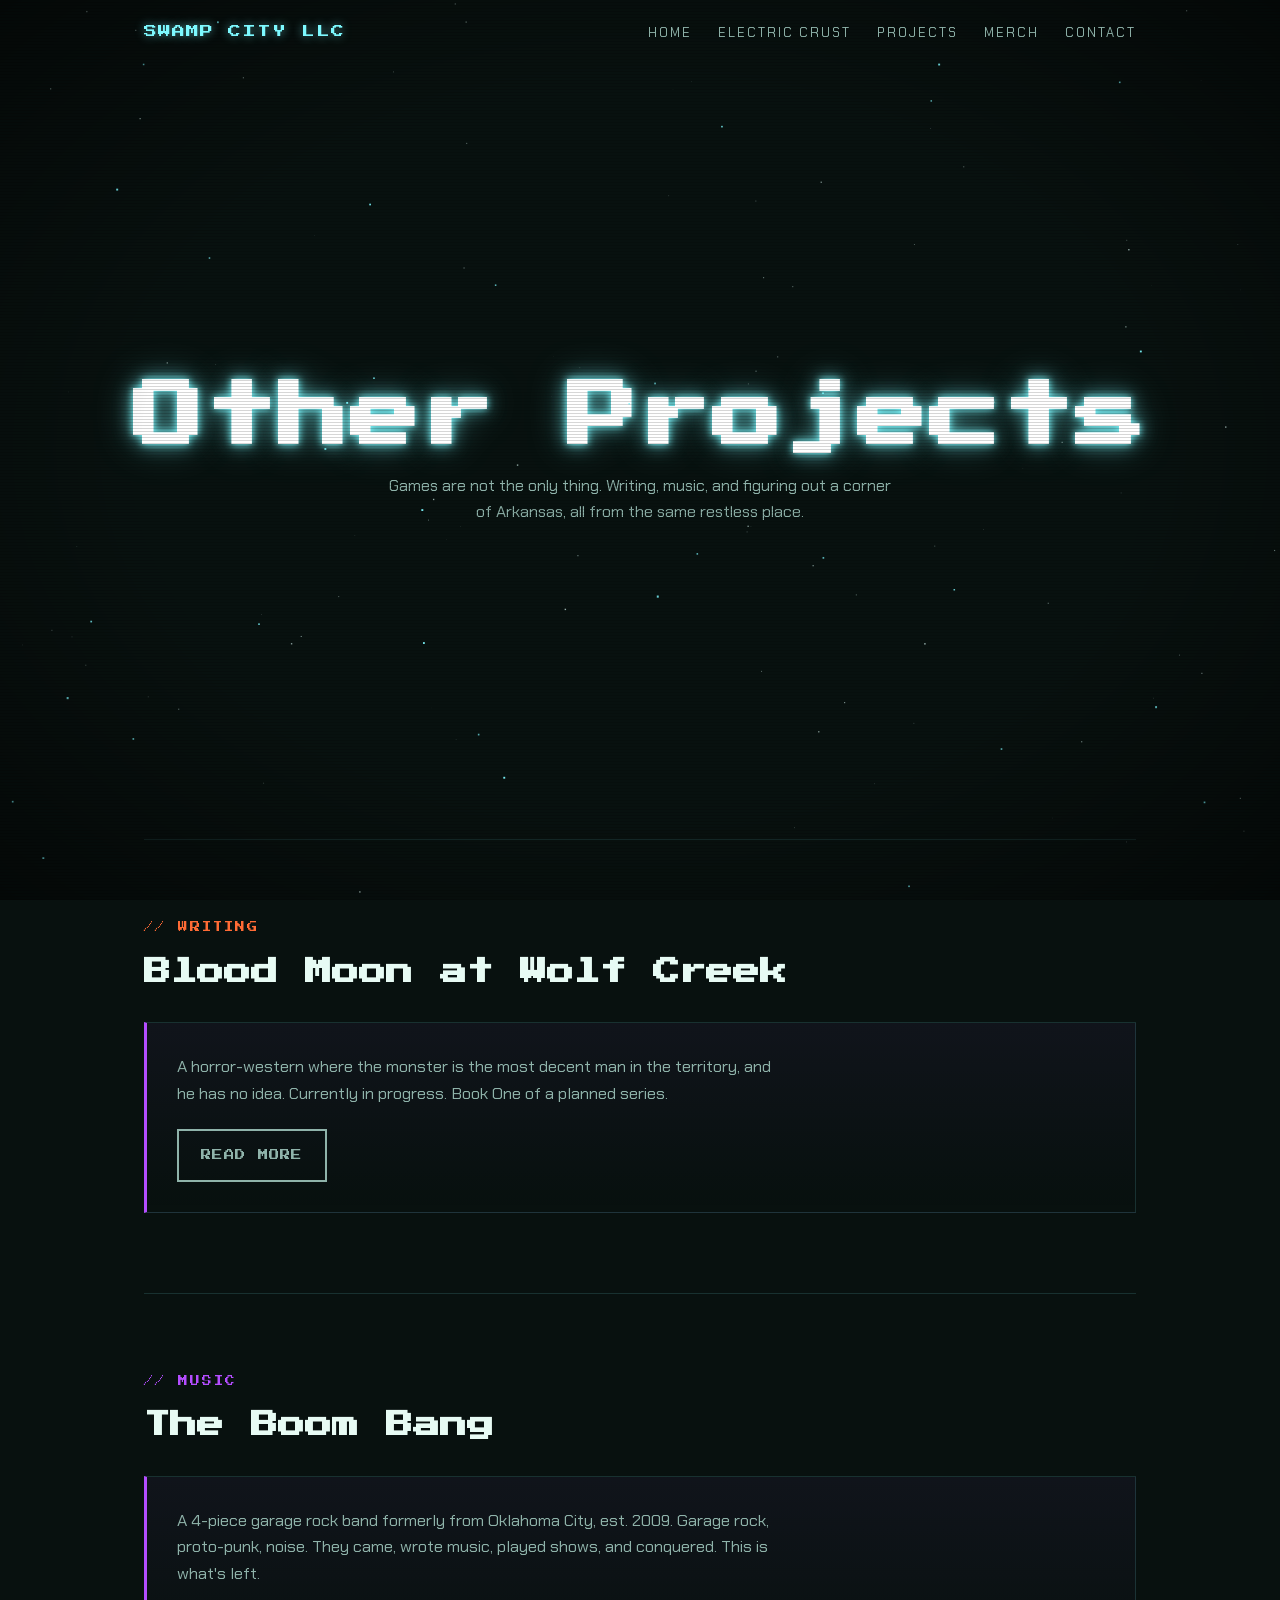
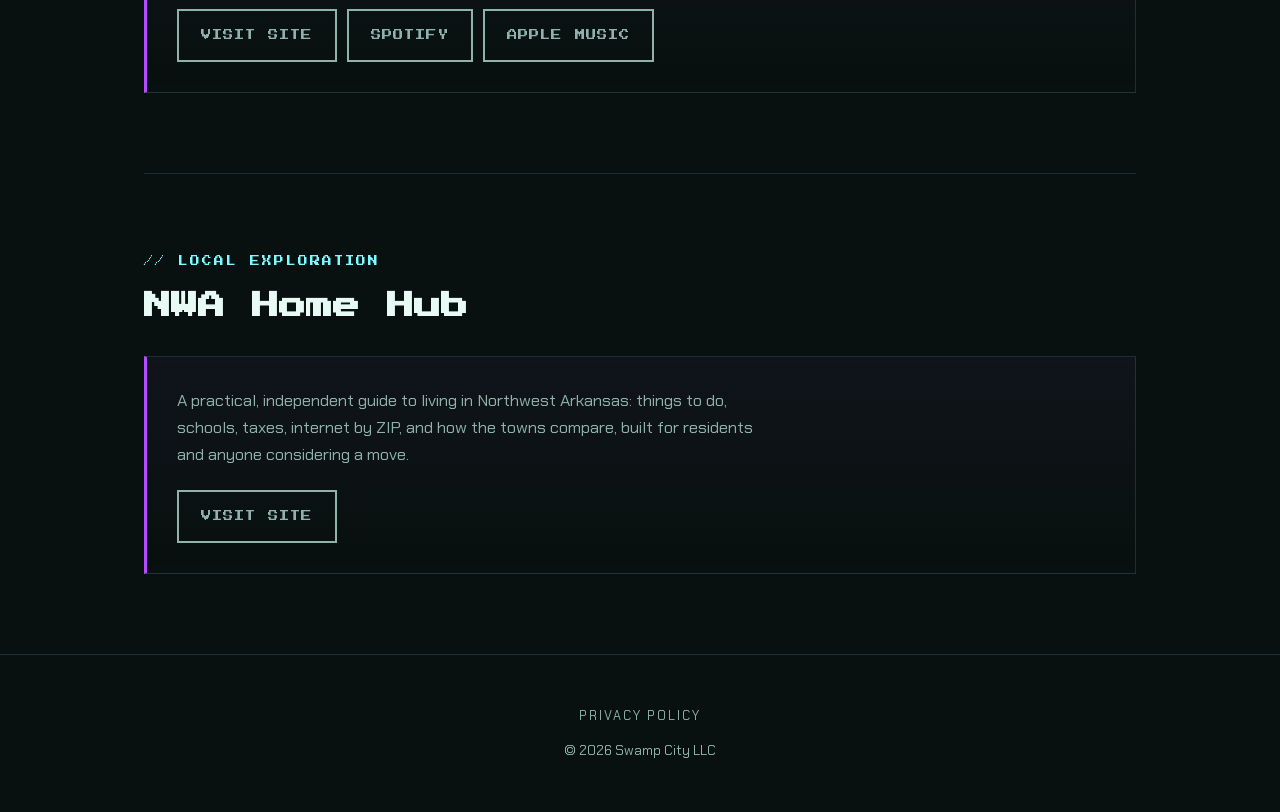
<file: projects/index.html>
<!DOCTYPE html>
<html lang="en">
<head>
  <meta charset="UTF-8" />
  <meta name="viewport" content="width=device-width, initial-scale=1" />

  <!-- Primary meta -->
  <title>Other Projects | Swamp City</title>
  <meta name="description" content="Writing, music, and local exploration projects from the person behind Swamp City: the horror-western novel Blood Moon at Wolf Creek, The Boom Bang, and NWA Home Hub." />
  <meta name="author" content="Swamp City LLC" />
  <meta name="theme-color" content="#0a1614" />
  <link rel="canonical" href="https://swampcityrecs.com/projects/" />

  <!-- Open Graph -->
  <meta property="og:type" content="website" />
  <meta property="og:site_name" content="Swamp City" />
  <meta property="og:title" content="Other Projects | Swamp City" />
  <meta property="og:description" content="Writing, music, and local exploration projects from the person behind Swamp City." />
  <meta property="og:url" content="https://swampcityrecs.com/projects/" />
  <meta property="og:locale" content="en_US" />
  <meta property="og:image" content="https://swampcityrecs.com/og-image.jpg" />
  <meta property="og:image:width" content="1200" />
  <meta property="og:image:height" content="630" />
  <meta property="og:image:alt" content="Swamp City logo" />

  <!-- Twitter -->
  <meta name="twitter:card" content="summary_large_image" />
  <meta name="twitter:title" content="Other Projects | Swamp City" />
  <meta name="twitter:description" content="Writing, music, and local exploration projects from the person behind Swamp City." />
  <meta name="twitter:image" content="https://swampcityrecs.com/og-image.jpg" />

  <link rel="stylesheet" href="/assets/style.css?v=6" />
</head>
<body>
  <canvas id="stars"></canvas>

  <nav>
    <a class="brand" href="/">SWAMP CITY LLC</a>
    <button id="menuBtn" class="menu-btn" type="button" aria-label="Menu" aria-expanded="false" aria-controls="navLinks">MENU</button>
    <div id="navLinks" class="nav-links">
      <a href="/">Home</a>
      <a href="/electric-crust/">Electric Crust</a>
      <a href="/projects/">Projects</a>
      <a href="/merch/">Merch</a>
      <a href="/#contact">Contact</a>
    </div>
  </nav>

  <header class="hero">
    <h1 class="marquee">Other Projects</h1>
    <p class="sub">Games are not the only thing. Writing, music, and figuring out a corner of Arkansas, all from the same restless place.</p>
  </header>

  <main class="wrap">

    <section id="writing" class="reveal">
      <p class="eyebrow orange">// Writing</p>
      <h2>Blood Moon at Wolf Creek</h2>
      <div class="game">
        <p>A horror-western where the monster is the most decent man in the territory, and he has no idea. Currently in progress. Book One of a planned series.</p>
        <div class="platforms">
          <a class="btn ghost" href="/projects/blood-moon/" aria-label="Read more about Blood Moon at Wolf Creek">Read more</a>
        </div>
      </div>
    </section>

    <section id="music" class="reveal">
      <p class="eyebrow purple">// Music</p>
      <h2>The Boom Bang</h2>
      <div class="game">
        <p>A 4-piece garage rock band formerly from Oklahoma City, est. 2009. Garage rock, proto-punk, noise. They came, wrote music, played shows, and conquered. This is what's left.</p>
        <div class="platforms">
          <a class="btn ghost" href="https://theboombangisdead.com" target="_blank" rel="noopener noreferrer" aria-label="Visit The Boom Bang website">Visit site</a>
          <a class="btn ghost" href="https://open.spotify.com/artist/33bL0MqydrhKcnGDwzbHFf" target="_blank" rel="noopener noreferrer" aria-label="Listen to The Boom Bang on Spotify">Spotify</a>
          <a class="btn ghost" href="https://music.apple.com/us/artist/the-boom-bang/1568836692" target="_blank" rel="noopener noreferrer" aria-label="Listen to The Boom Bang on Apple Music">Apple Music</a>
        </div>
      </div>
    </section>

    <section id="local-exploration" class="reveal">
      <p class="eyebrow cyan">// Local exploration</p>
      <h2>NWA Home Hub</h2>
      <div class="game">
        <p>A practical, independent guide to living in Northwest Arkansas: things to do, schools, taxes, internet by ZIP, and how the towns compare, built for residents and anyone considering a move.</p>
        <div class="platforms">
          <a class="btn ghost" href="https://nwahomehub.com" target="_blank" rel="noopener noreferrer" aria-label="Visit NWA Home Hub website">Visit site</a>
        </div>
      </div>
    </section>

  </main>

  <footer>
    <div><a class="foot-link" href="/privacy/" target="_blank" rel="noopener noreferrer">Privacy Policy</a></div>
    <div style="margin-top:14px">© 2026 Swamp City LLC</div>
  </footer>

  <script src="/assets/site.js?v=2"></script>
</body>
</html>
</file>
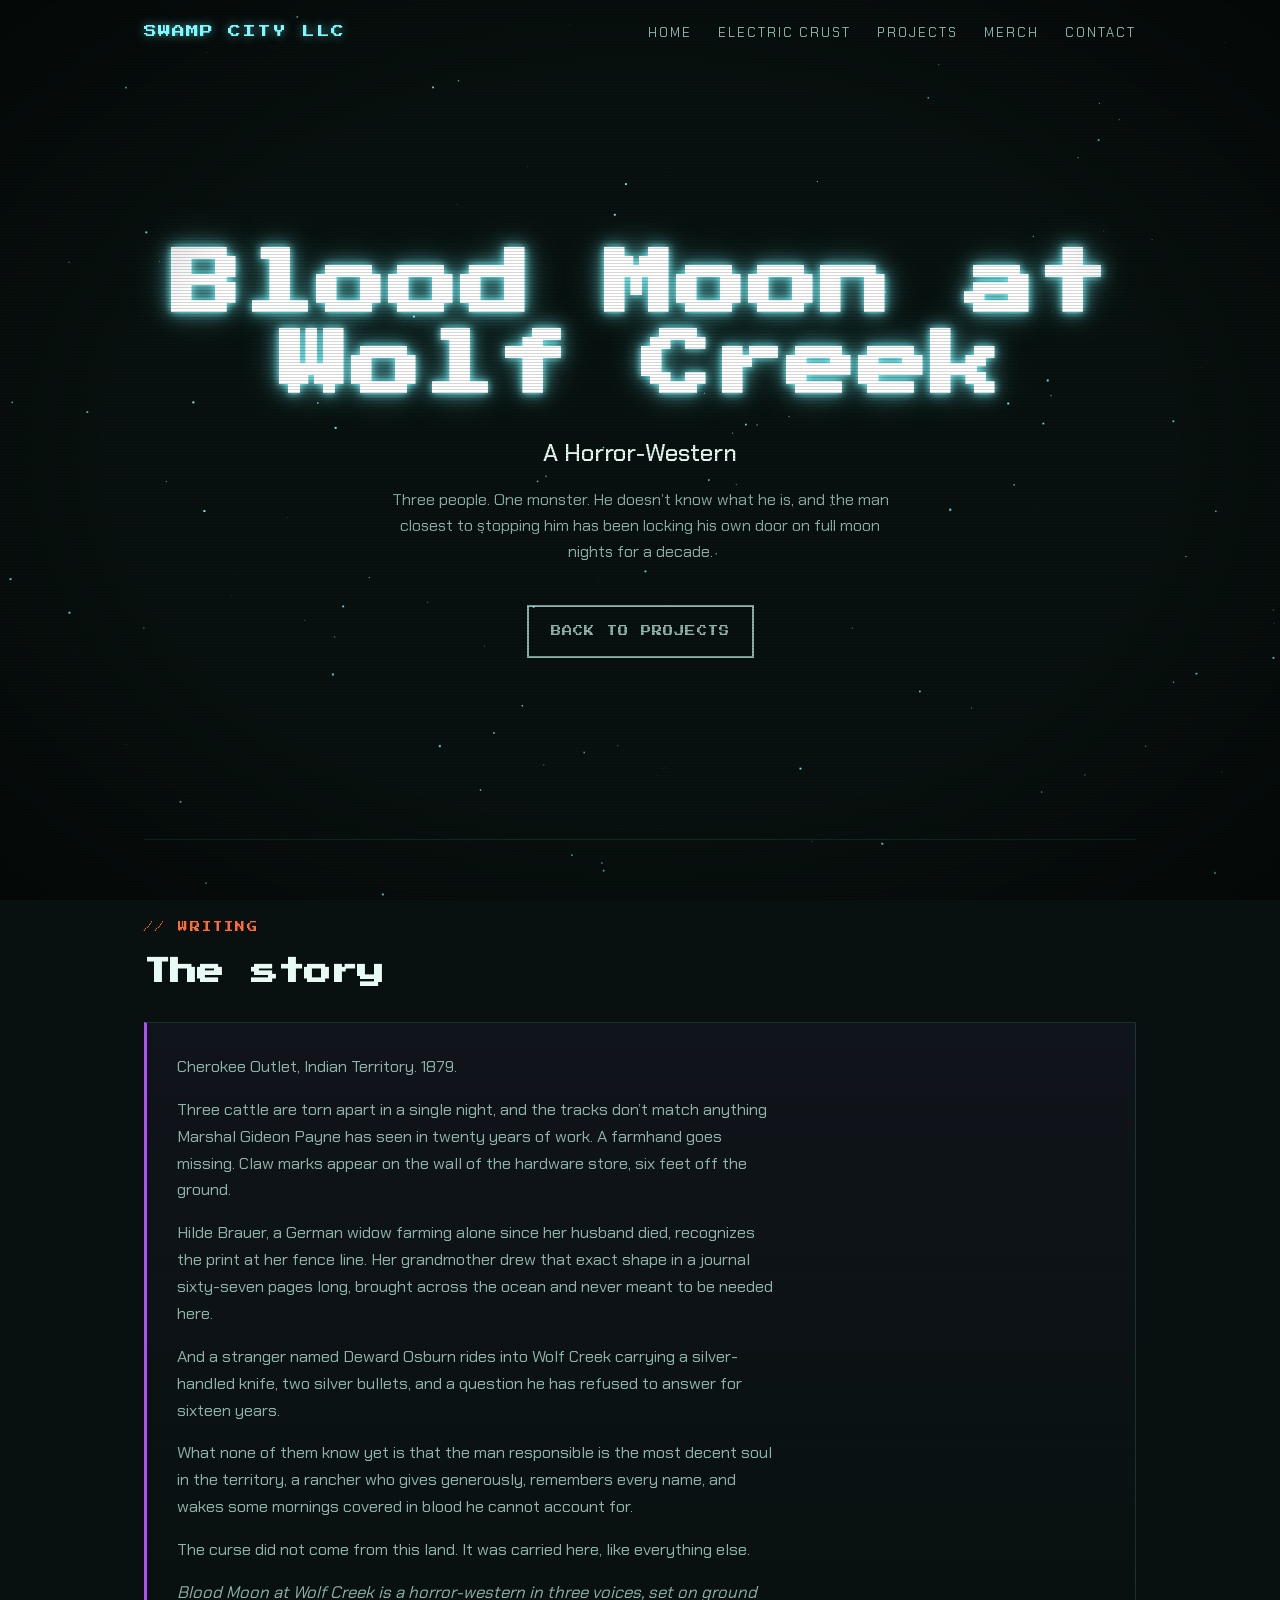
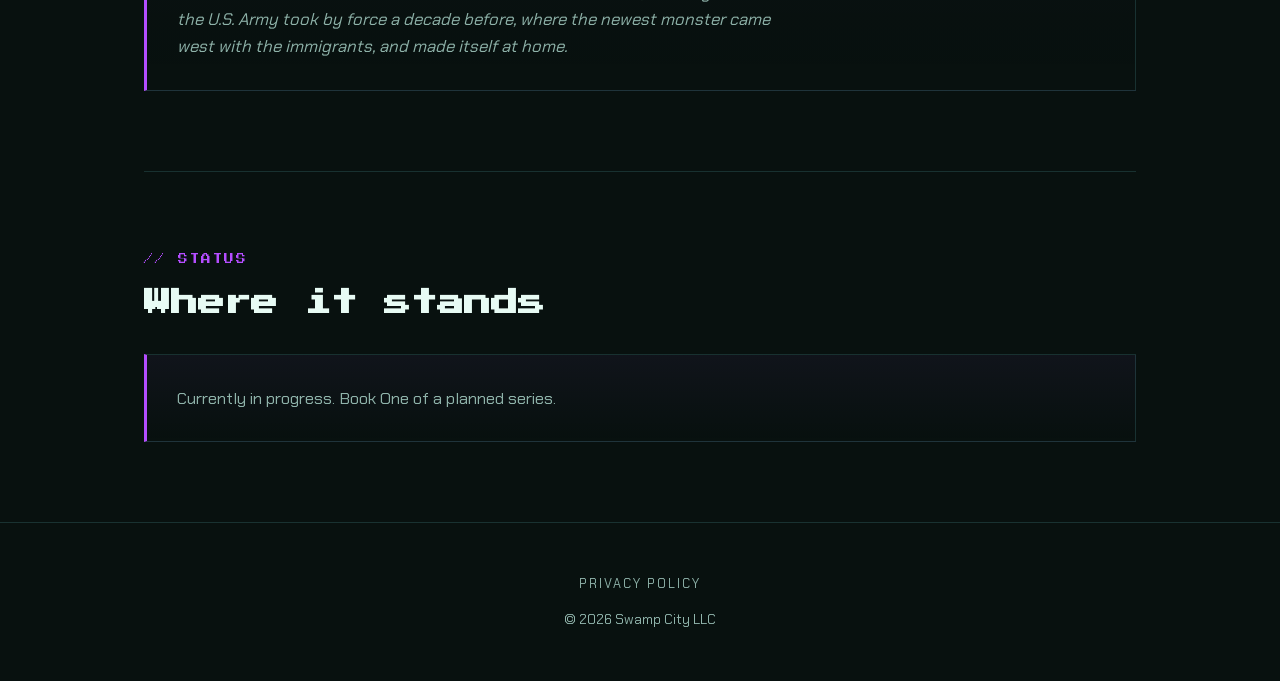
<file: projects/blood-moon/index.html>
<!DOCTYPE html>
<html lang="en">
<head>
  <meta charset="UTF-8" />
  <meta name="viewport" content="width=device-width, initial-scale=1" />

  <!-- Primary meta -->
  <title>Blood Moon at Wolf Creek | A Horror-Western</title>
  <meta name="description" content="Blood Moon at Wolf Creek: a horror-western novel set in 1879 Cherokee Outlet, Indian Territory. Three cattle are torn apart, and the man responsible may be the most decent soul in the territory. Currently in progress. Book One of a planned series." />
  <meta name="author" content="Swamp City LLC" />
  <meta name="theme-color" content="#0a1614" />
  <link rel="canonical" href="https://swampcityrecs.com/projects/blood-moon/" />

  <!-- Open Graph -->
  <meta property="og:type" content="website" />
  <meta property="og:site_name" content="Swamp City" />
  <meta property="og:title" content="Blood Moon at Wolf Creek | A Horror-Western" />
  <meta property="og:description" content="1879, Cherokee Outlet. Three cattle are torn apart in a single night, and the man responsible may be the most decent soul in the territory. He has no idea. Currently in progress." />
  <meta property="og:url" content="https://swampcityrecs.com/projects/blood-moon/" />
  <meta property="og:locale" content="en_US" />
  <meta property="og:image" content="https://swampcityrecs.com/og-image.jpg" />
  <meta property="og:image:width" content="1200" />
  <meta property="og:image:height" content="630" />
  <meta property="og:image:alt" content="Swamp City logo" />

  <!-- Twitter -->
  <meta name="twitter:card" content="summary_large_image" />
  <meta name="twitter:title" content="Blood Moon at Wolf Creek | A Horror-Western" />
  <meta name="twitter:description" content="1879, Cherokee Outlet. The monster is the town's most decent man, and he has no idea. Currently in progress." />
  <meta name="twitter:image" content="https://swampcityrecs.com/og-image.jpg" />

  <link rel="stylesheet" href="/assets/style.css?v=6" />
</head>
<body>
  <canvas id="stars"></canvas>

  <nav>
    <a class="brand" href="/">SWAMP CITY LLC</a>
    <button id="menuBtn" class="menu-btn" type="button" aria-label="Menu" aria-expanded="false" aria-controls="navLinks">MENU</button>
    <div id="navLinks" class="nav-links">
      <a href="/">Home</a>
      <a href="/electric-crust/">Electric Crust</a>
      <a href="/projects/">Projects</a>
      <a href="/merch/">Merch</a>
      <a href="/#contact">Contact</a>
    </div>
  </nav>

  <header class="hero">
    <h1 class="marquee">Blood Moon at Wolf Creek</h1>
    <p class="tagline">A Horror-Western</p>
    <p class="sub">Three people. One monster. He doesn&rsquo;t know what he is, and the man closest to stopping him has been locking his own door on full moon nights for a decade.</p>
    <div class="cta-row">
      <a class="btn ghost" href="/projects/">Back to Projects</a>
    </div>
  </header>

  <main class="wrap">

    <section id="synopsis" class="reveal">
      <p class="eyebrow orange">// Writing</p>
      <h2>The story</h2>
      <div class="game">
        <p>Cherokee Outlet, Indian Territory. 1879.</p>
        <p style="margin-top:16px">Three cattle are torn apart in a single night, and the tracks don&rsquo;t match anything Marshal Gideon Payne has seen in twenty years of work. A farmhand goes missing. Claw marks appear on the wall of the hardware store, six feet off the ground.</p>
        <p style="margin-top:16px">Hilde Brauer, a German widow farming alone since her husband died, recognizes the print at her fence line. Her grandmother drew that exact shape in a journal sixty-seven pages long, brought across the ocean and never meant to be needed here.</p>
        <p style="margin-top:16px">And a stranger named Deward Osburn rides into Wolf Creek carrying a silver-handled knife, two silver bullets, and a question he has refused to answer for sixteen years.</p>
        <p style="margin-top:16px">What none of them know yet is that the man responsible is the most decent soul in the territory, a rancher who gives generously, remembers every name, and wakes some mornings covered in blood he cannot account for.</p>
        <p style="margin-top:16px">The curse did not come from this land. It was carried here, like everything else.</p>
        <p style="margin-top:16px"><em>Blood Moon at Wolf Creek is a horror-western in three voices, set on ground the U.S. Army took by force a decade before, where the newest monster came west with the immigrants, and made itself at home.</em></p>
      </div>
    </section>

    <section id="status" class="reveal">
      <p class="eyebrow purple">// Status</p>
      <h2>Where it stands</h2>
      <div class="game">
        <p>Currently in progress. Book One of a planned series.</p>
      </div>
    </section>

  </main>

  <footer>
    <div><a class="foot-link" href="/privacy/" target="_blank" rel="noopener noreferrer">Privacy Policy</a></div>
    <div style="margin-top:14px">© 2026 Swamp City LLC</div>
  </footer>

  <script src="/assets/site.js?v=2"></script>
</body>
</html>
</file>
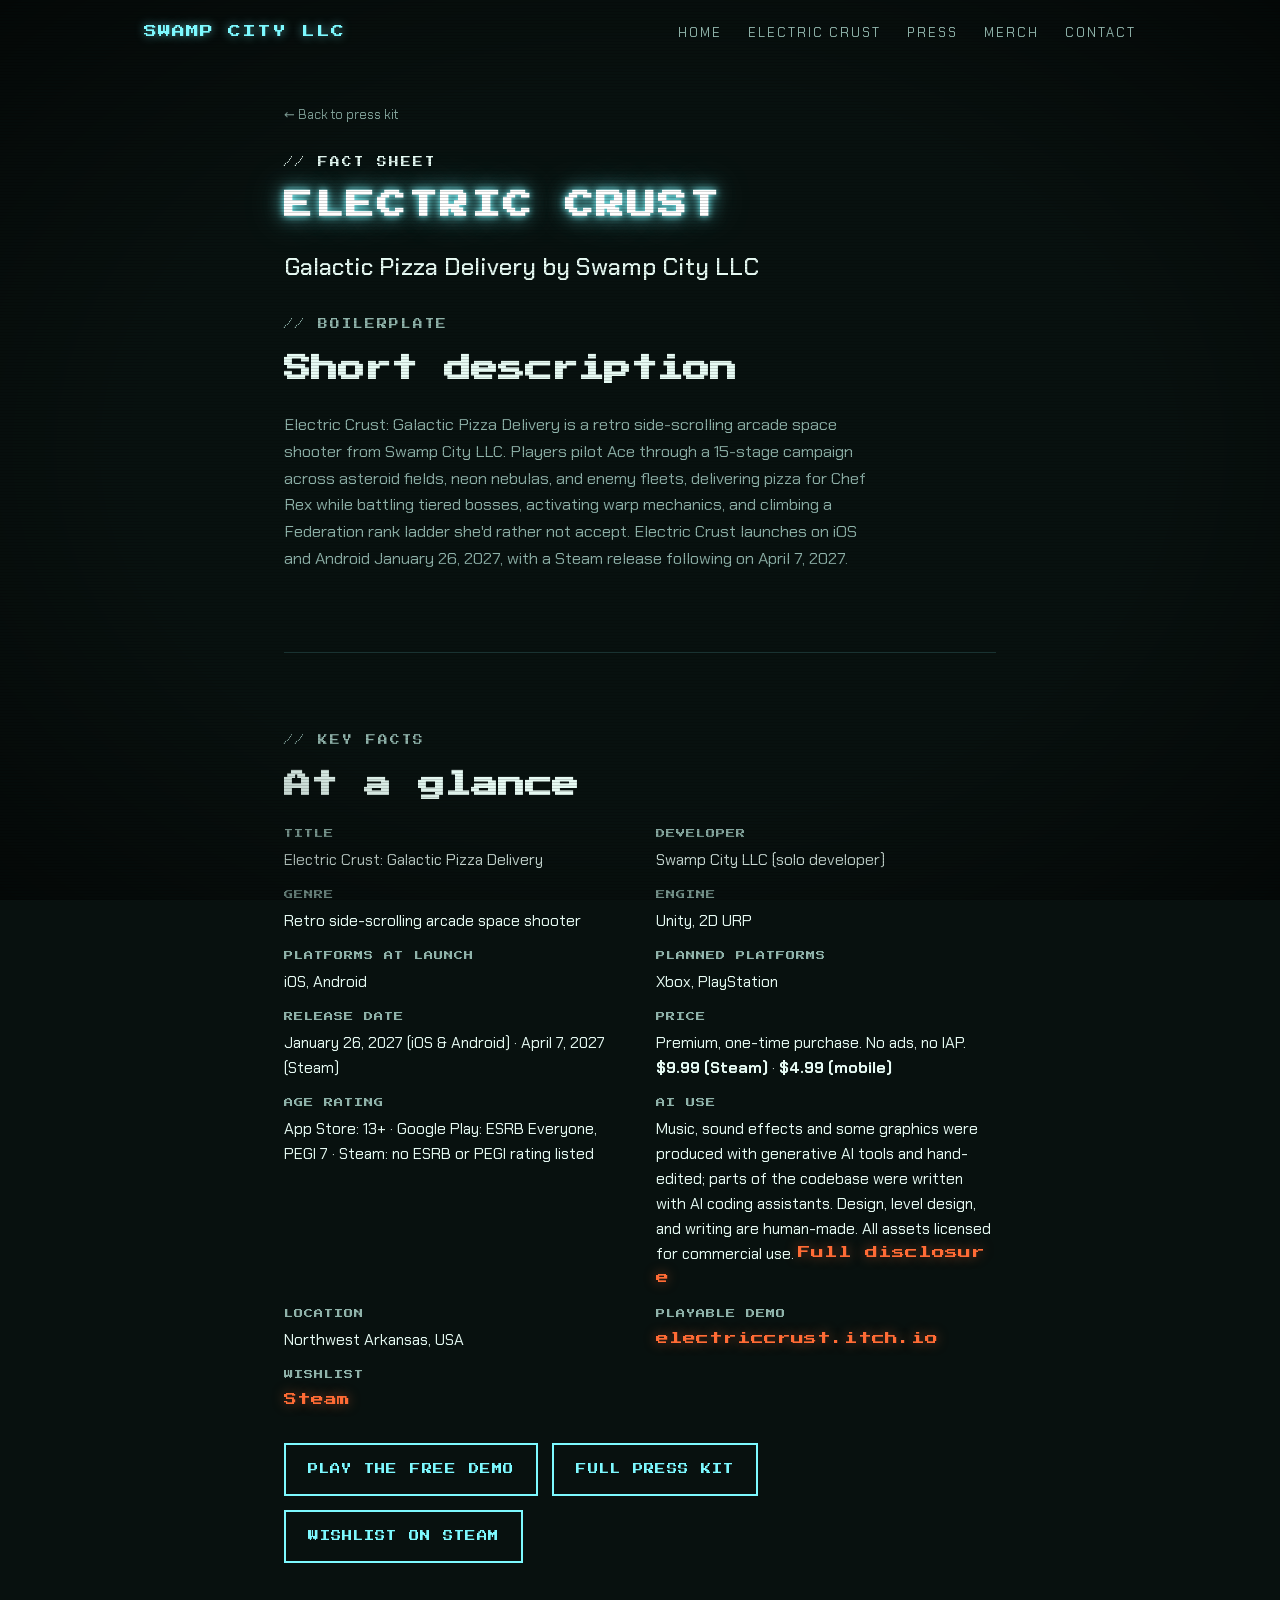
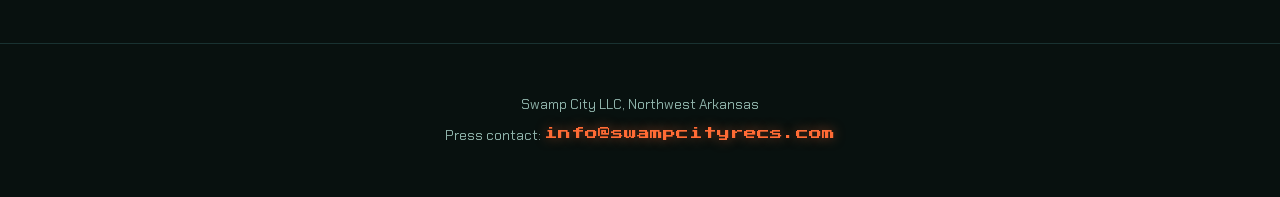
<file: press/fact-sheet.html>
<!DOCTYPE html>
<html lang="en">
<head>
<meta charset="UTF-8" />
<meta name="viewport" content="width=device-width, initial-scale=1" />
<title>Fact Sheet | Electric Crust: Galactic Pizza Delivery</title>
<meta name="description" content="Fact sheet for Electric Crust: Galactic Pizza Delivery, from Swamp City LLC." />
<link rel="stylesheet" href="/assets/style.css?v=6" />
<style>
    .wrap.narrow { max-width: 760px; }
    .back { font-size: 0.8rem; color: var(--ink-dim); text-decoration: none; display: inline-block; margin: 40px 0 30px; }
    .back:hover { color: var(--cyan); }

    dl.facts { margin-top: 6px; display: grid; grid-template-columns: 1fr 1fr; gap: 16px 32px; }
    @media (max-width: 560px) { dl.facts { grid-template-columns: 1fr; } }
    .fact dt { font-family: var(--display); font-size: 0.58rem; letter-spacing: 1px; text-transform: uppercase; color: var(--ink-dim); margin-bottom: 5px; }
    .fact dd { font-size: 0.98rem; color: var(--ink); }
    .fact dd.pending { color: var(--orange); font-size: 0.82rem; }

    .btn-row { margin-top: 30px; display: flex; gap: 14px; flex-wrap: wrap; }

    @media print {
      body { background: #fff; color: #111; }
      .back, .btn-row, footer a, nav { display: none; }
      h1, h2, .marquee { color: #000; text-shadow: none; }
      .eyebrow { color: #444; }
      p, .fact dd { color: #222; }
      .fact dt { color: #555; }
      a.mail { color: #000; text-decoration: underline; }
    }
</style>
</head>
<body>

<nav>
  <a class="brand" href="/">SWAMP CITY LLC</a>
  <button id="menuBtn" class="menu-btn" type="button" aria-label="Menu" aria-expanded="false" aria-controls="navLinks">MENU</button>
  <div id="navLinks" class="nav-links">
    <a href="/">Home</a>
    <a href="/#game">Electric Crust</a>
    <a href="/press/">Press</a>
    <a href="/merch/">Merch</a>
    <a href="/#contact">Contact</a>
  </div>
</nav>

<div class="wrap narrow">

  <a class="back" href="/press/">&larr; Back to press kit</a>

  <p class="eyebrow">// Fact Sheet</p>
  <h1 class="marquee" style="font-size: clamp(1.2rem, 4vw, 1.8rem);">ELECTRIC CRUST</h1>
  <p class="tagline" style="text-align:left; margin-left:0;">Galactic Pizza Delivery by Swamp City LLC</p>

  <section style="border-top:none; padding-top:30px;">
    <p class="eyebrow">// Boilerplate</p>
    <h2>Short description</h2>
    <p>Electric Crust: Galactic Pizza Delivery is a retro side-scrolling arcade space shooter from Swamp City LLC. Players pilot Ace through a 15-stage campaign across asteroid fields, neon nebulas, and enemy fleets, delivering pizza for Chef Rex while battling tiered bosses, activating warp mechanics, and climbing a Federation rank ladder she'd rather not accept. Electric Crust launches on iOS and Android January 26, 2027, with a Steam release following on April 7, 2027.</p>
  </section>

  <section>
    <p class="eyebrow">// Key Facts</p>
    <h2>At a glance</h2>
    <dl class="facts">
      <div class="fact"><dt>Title</dt><dd>Electric Crust: Galactic Pizza Delivery</dd></div>
      <div class="fact"><dt>Developer</dt><dd>Swamp City LLC (solo developer)</dd></div>
      <div class="fact"><dt>Genre</dt><dd>Retro side-scrolling arcade space shooter</dd></div>
      <div class="fact"><dt>Engine</dt><dd>Unity, 2D URP</dd></div>
      <div class="fact"><dt>Platforms at launch</dt><dd>iOS, Android</dd></div>
      <div class="fact"><dt>Planned platforms</dt><dd>Xbox, PlayStation</dd></div>
      <div class="fact"><dt>Release date</dt><dd>January 26, 2027 (iOS &amp; Android) &middot; April 7, 2027 (Steam)</dd></div>
      <div class="fact"><dt>Price</dt><dd>Premium, one-time purchase. No ads, no IAP. <strong>$9.99 (Steam)</strong> &middot; <strong>$4.99 (mobile)</strong></dd></div>
      <div class="fact"><dt>Age rating</dt><dd>App Store: 13+ &middot; Google Play: ESRB Everyone, PEGI 7 &middot; Steam: no ESRB or PEGI rating listed</dd></div>
      <div class="fact"><dt>AI use</dt><dd>Music, sound effects and some graphics were produced with generative AI tools and hand-edited; parts of the codebase were written with AI coding assistants. Design, level design, and writing are human-made. All assets licensed for commercial use. <a class="mail" href="/press/#ai-use">Full disclosure</a></dd></div>
      <div class="fact"><dt>Location</dt><dd>Northwest Arkansas, USA</dd></div>
      <div class="fact"><dt>Playable demo</dt><dd><a class="mail" href="https://electriccrust.itch.io/electric-crust-galactic-pizza-delivery" target="_blank" rel="noopener">electriccrust.itch.io</a></dd></div>
      <div class="fact"><dt>Wishlist</dt><dd><a class="mail" href="https://store.steampowered.com/app/5163610/Electric_Crust_Galactic_Pizza_Delivery/?utm_source=press&utm_medium=presskit&utm_campaign=ec_wl_2026q4&utm_content=fact_sheet" target="_blank" rel="noopener">Steam</a></dd></div>
    </dl>
    <div class="btn-row">
      <a class="btn" href="https://electriccrust.itch.io/electric-crust-galactic-pizza-delivery" target="_blank" rel="noopener">Play the free demo</a>
      <a class="btn orange" href="/press/">Full press kit</a>
      <a class="btn" href="https://store.steampowered.com/app/5163610/Electric_Crust_Galactic_Pizza_Delivery/?utm_source=press&utm_medium=presskit&utm_campaign=ec_wl_2026q4&utm_content=fact_sheet" target="_blank" rel="noopener">Wishlist on Steam</a>
    </div>
  </section>

</div>

<footer>
  <div>Swamp City LLC, Northwest Arkansas</div>
  <div style="margin-top:8px;">Press contact: <a class="mail" href="mailto:info@swampcityrecs.com">info@swampcityrecs.com</a></div>
</footer>

<script src="/assets/site.js?v=2"></script>
</body>
</html>
</file>
<file: assets/style.css>
/* Self-hosted fonts — no third-party CDN, no external requests.
       Press Start 2P & Chakra Petch are SIL Open Font License (self-hosting permitted). */
    @font-face {
      font-family: "Press Start 2P";
      font-style: normal; font-weight: 400; font-display: swap;
      src: url("/assets/fonts/press-start-2p-400.woff2") format("woff2");
    }
    @font-face {
      font-family: "Chakra Petch";
      font-style: normal; font-weight: 400; font-display: swap;
      src: url("/assets/fonts/chakra-petch-400.woff2") format("woff2");
    }
    @font-face {
      font-family: "Chakra Petch";
      font-style: normal; font-weight: 500; font-display: swap;
      src: url("/assets/fonts/chakra-petch-500.woff2") format("woff2");
    }
    @font-face {
      font-family: "Chakra Petch";
      font-style: normal; font-weight: 700; font-display: swap;
      src: url("/assets/fonts/chakra-petch-700.woff2") format("woff2");
    }

    :root {
      --bg:        #08110f;
      --bg-2:      #0c1a17;
      --ink:       #e7fbf4;
      --ink-dim:   #8fb3aa;
      --cyan:      #7df9ff; /* Tier 1 */
      --purple:    #b44dff; /* Tier 2 */
      --orange:    #ff6b35; /* Tier 3 */
      --line:      rgba(125, 249, 255, 0.14);
      --display:   "Press Start 2P", monospace;
      --body:      "Chakra Petch", system-ui, sans-serif;
    }

    * { box-sizing: border-box; margin: 0; padding: 0; }

    html { scroll-behavior: smooth; }

    body {
      font-family: var(--body);
      background: var(--bg);
      color: var(--ink);
      line-height: 1.6;
      overflow-x: hidden;
      position: relative;
    }

    /* Drifting starfield (space-shooter motion) */
    #stars { position: fixed; inset: 0; z-index: 0; pointer-events: none; }

    /* CRT scanlines + vignette overlay */
    body::after {
      content: "";
      position: fixed; inset: 0; z-index: 2; pointer-events: none;
      background:
        repeating-linear-gradient(0deg, rgba(0,0,0,0.16) 0 1px, transparent 1px 3px),
        radial-gradient(ellipse at center, transparent 55%, rgba(0,0,0,0.55) 100%);
      mix-blend-mode: multiply;
    }

    .wrap { position: relative; z-index: 1; max-width: 1040px; margin: 0 auto; padding: 0 24px; }

    /* ---------- NAV ---------- */
    nav {
      position: relative; z-index: 3;
      display: flex; justify-content: space-between; align-items: center;
      padding: 22px 24px; max-width: 1040px; margin: 0 auto;
    }
    .brand {
      font-family: var(--display); font-size: 13px; letter-spacing: 1px;
      color: var(--cyan); text-decoration: none;
      text-shadow: 0 0 10px rgba(125,249,255,0.6);
    }
    .nav-links { display: flex; gap: 26px; }
    .nav-links a {
      color: var(--ink-dim); text-decoration: none; font-size: 0.82rem;
      text-transform: uppercase; letter-spacing: 2px; transition: color .2s;
    }
    .nav-links a:hover { color: var(--cyan); }

    /* ---------- MOBILE MENU ---------- */
    .menu-btn {
      display: none;
      background: transparent; border: 1px solid var(--line); color: var(--ink);
      font-family: var(--display); font-size: 0.62rem; letter-spacing: 1px;
      padding: 9px 13px; cursor: pointer; text-transform: uppercase;
    }
    .menu-btn:hover { border-color: var(--cyan); color: var(--cyan); }
    @media (max-width: 640px) {
      .menu-btn { display: inline-block; }
      .nav-links {
        display: none; position: absolute; right: 24px; top: 66px; z-index: 20;
        flex-direction: column; gap: 0; min-width: 190px;
        background: var(--bg-2); border: 1px solid var(--line);
        box-shadow: 0 14px 34px rgba(0,0,0,0.45); padding: 8px;
      }
      .nav-links.open { display: flex; }
      .nav-links a { padding: 12px 10px; }
      .nav-links a + a { border-top: 1px solid var(--line); }
    }

    /* ---------- HERO ---------- */
    header.hero {
      min-height: 86vh; display: flex; flex-direction: column;
      justify-content: center; align-items: center; text-align: center;
      padding: 60px 24px;
    }
    .marquee {
      font-family: var(--display);
      font-size: clamp(1.6rem, 7vw, 4.4rem);
      line-height: 1.15; letter-spacing: 2px; color: #fff;
      text-shadow:
        0 0 7px var(--cyan), 0 0 18px rgba(125,249,255,0.7),
        0 0 38px rgba(125,249,255,0.35);
      animation: flicker 6s infinite;
    }
    @keyframes flicker {
      0%, 92%, 100% { opacity: 1; }
      93% { opacity: .72; } 94% { opacity: 1; } 96% { opacity: .85; }
    }
    .tagline {
      margin-top: 26px; font-size: clamp(1rem, 2.4vw, 1.5rem);
      color: var(--ink); max-width: 34ch; font-weight: 500;
    }
    .sub {
      margin-top: 14px; color: var(--ink-dim); max-width: 52ch;
      font-size: 1.02rem;
    }
    .cta-row { margin-top: 40px; display: flex; gap: 16px; flex-wrap: wrap; justify-content: center; }
    .btn {
      font-family: var(--display); font-size: 0.66rem; letter-spacing: 1px;
      padding: 16px 22px; text-decoration: none; text-transform: uppercase;
      border: 2px solid var(--cyan); color: var(--cyan); background: transparent;
      transition: all .2s; box-shadow: inset 0 0 0 rgba(125,249,255,0);
    }
    .btn:hover { background: var(--cyan); color: var(--bg); box-shadow: 0 0 24px rgba(125,249,255,0.55); }
    /* Primary call to action: friendly, filled, glowing (used on /merch/) */
    .btn.btn-big {
      font-family: var(--body); font-weight: 700; text-transform: none;
      font-size: clamp(1.15rem, 4.2vw, 1.4rem); letter-spacing: 0.5px;
      padding: 18px 40px; border-radius: 14px;
      background: var(--cyan); color: var(--bg);
      box-shadow: 0 0 18px rgba(125,249,255,0.5), 0 0 40px rgba(125,249,255,0.22);
    }
    .btn.btn-big:hover { background: #fff; border-color: #fff; color: var(--bg); transform: translateY(-2px);
      box-shadow: 0 0 26px rgba(125,249,255,0.75); }
    /* Merch page: shorter hero so the store preview peeks above the fold */
    header.hero.hero-short { min-height: 68vh; }
    .store-peek {
      display: block; margin-top: 24px; border: 1px solid var(--line); border-radius: 14px; overflow: hidden;
      transition: border-color .2s, box-shadow .2s, transform .2s;
    }
    .store-peek img { display: block; width: 100%; height: auto; }
    .store-peek:hover, .store-peek:focus-visible { border-color: var(--cyan); box-shadow: 0 0 24px rgba(125,249,255,0.35); transform: translateY(-2px); }
    .peek-note { margin-top: 18px; color: var(--ink-dim); }
    .btn.ghost { border-color: var(--ink-dim); color: var(--ink-dim); }
    .btn.ghost:hover { border-color: var(--ink); color: var(--ink); background: transparent; box-shadow: none; }

    /* ---------- SECTIONS ---------- */
    section { padding: 80px 0; border-top: 1px solid var(--line); }
    .eyebrow {
      font-family: var(--display); font-size: 0.62rem; letter-spacing: 2px;
      text-transform: uppercase; margin-bottom: 18px;
    }
    .eyebrow.cyan   { color: var(--cyan); }
    .eyebrow.purple { color: var(--purple); }
    .eyebrow.orange { color: var(--orange); }
    h2 { font-family: var(--display); font-size: clamp(1.1rem, 3.2vw, 1.7rem); line-height: 1.4; margin-bottom: 22px; }
    section p { color: var(--ink-dim); max-width: 60ch; font-size: 1.05rem; }
    section p + p { margin-top: 16px; }

    .game {
      margin-top: 30px; padding: 30px; border: 1px solid var(--line);
      border-left: 3px solid var(--purple);
      background: linear-gradient(180deg, rgba(180,77,255,0.05), transparent);
    }
    .platforms { margin-top: 22px; display: flex; gap: 10px; flex-wrap: wrap; }
    .chip {
      font-size: 0.72rem; letter-spacing: 1px; text-transform: uppercase;
      padding: 7px 13px; border: 1px solid var(--line); color: var(--ink-dim);
    }

    /* ---------- MEDIA / IN ACTION ---------- */
    .video-frame {
      margin-top: 28px; position: relative; aspect-ratio: 16 / 9;
      border: 1px solid var(--line); border-top: 3px solid var(--cyan);
      background: var(--bg-2); overflow: hidden;
    }
    .video-frame video, .video-frame iframe { width: 100%; height: 100%; display: block; border: 0; object-fit: cover; }
    .sound-toggle {
      position: absolute; bottom: 12px; right: 12px; z-index: 3;
      font-family: var(--display); font-size: 0.5rem; letter-spacing: 1px;
      text-transform: uppercase; padding: 9px 11px; cursor: pointer;
      color: var(--cyan); background: rgba(8,17,15,0.72); border: 1px solid var(--cyan);
      transition: background .15s, color .15s, border-color .15s;
    }
    .sound-toggle:hover { background: var(--cyan); color: var(--bg); }
    .sound-toggle.on { color: var(--orange); border-color: var(--orange); }
    .sound-toggle.on:hover { background: var(--orange); color: var(--bg); }

    .stills {
      margin-top: 18px; display: grid; gap: 14px;
      grid-template-columns: repeat(2, 1fr);
    }
    @media (max-width: 640px) { .stills { grid-template-columns: 1fr; } }
    .stills img {
      width: 100%; aspect-ratio: 16 / 9; object-fit: cover; display: block;
      border: 1px solid var(--line);
    }

    /* Placeholder tile shown until real media is dropped in */
    .placeholder {
      display: flex; align-items: center; justify-content: center; text-align: center;
      width: 100%; height: 100%; aspect-ratio: 16 / 9;
      color: var(--ink-dim); font-family: var(--display); font-size: 0.6rem;
      letter-spacing: 1px; line-height: 1.8; padding: 16px;
      background:
        repeating-linear-gradient(45deg, rgba(125,249,255,0.04) 0 12px, transparent 12px 24px);
      border: 1px dashed var(--line);
    }

    /* ---------- CONTACT ---------- */
    .contact-grid { display: grid; grid-template-columns: 1fr 1fr; gap: 30px; margin-top: 24px; }
    @media (max-width: 640px) { .contact-grid { grid-template-columns: 1fr; } }
    .mail {
      font-family: var(--display); font-size: 0.8rem; color: var(--orange);
      text-decoration: none; text-shadow: 0 0 12px rgba(255,107,53,0.5);
      word-break: break-all;
    }
    .mail:hover { text-decoration: underline; }

    /* ---------- FOOTER ---------- */
    footer {
      padding: 50px 24px; text-align: center; border-top: 1px solid var(--line);
      color: var(--ink-dim); font-size: 0.85rem;
    }
    footer .tm { margin-top: 10px; font-size: 0.78rem; opacity: 0.7; }
    .foot-link {
      color: var(--ink-dim); text-decoration: none;
      text-transform: uppercase; letter-spacing: 2px; font-size: 0.8rem;
      transition: color .2s;
    }
    .foot-link:hover { color: var(--cyan); }

    /* ---------- reveal on scroll ---------- */
    .reveal { opacity: 0; transform: translateY(24px); transition: opacity .7s, transform .7s; }
    .reveal.in { opacity: 1; transform: none; }
    @media (prefers-reduced-motion: reduce) {
      .reveal { opacity: 1; transform: none; transition: none; }
      .marquee { animation: none; }
      #stars { display: none; }
      html { scroll-behavior: auto; }
    }

    /* ---------- LAUNCH COUNTDOWN ---------- */
    .countdown { margin-top: 28px; }

    /* Static sentence shows until (and unless) JS parses the target date. */
    .countdown__fallback { color: var(--ink-dim); font-size: 1.02rem; }
    .countdown__grid { display: none; }
    .countdown.is-ready .countdown__fallback { display: none; }
    .countdown.is-ready .countdown__grid { display: flex; gap: 12px; flex-wrap: wrap; }

    .countdown__cell {
      flex: 0 1 112px; min-width: 78px;
      padding: 16px 10px 12px; text-align: center;
      background: var(--bg-2);
      border: 1px solid var(--line); border-top: 3px solid var(--cyan);
    }
    .countdown__num {
      display: block; font-family: var(--display);
      font-variant-numeric: tabular-nums;
      font-size: clamp(1.05rem, 3.4vw, 1.85rem); line-height: 1; color: #fff;
      text-shadow: 0 0 7px var(--cyan), 0 0 18px rgba(125,249,255,0.55);
    }
    .countdown__unit {
      display: block; margin-top: 12px;
      font-family: var(--display); font-size: 0.5rem;
      letter-spacing: 1px; text-transform: uppercase; color: var(--ink-dim);
    }
    /* Reuses the site's existing CRT flicker, slower, on the seconds cell only. */
    .countdown__cell[data-unit="s"] .countdown__num { animation: flicker 4s infinite; }

    .countdown__foot { margin-top: 18px; color: var(--ink-dim); font-size: 0.92rem; }
    .countdown__foot time { color: var(--ink); }

    /* Launched state — swaps in once the target passes. */
    .countdown__live { display: none; }
    .countdown.is-launched .countdown__grid,
    .countdown.is-launched .countdown__foot,
    .countdown.is-launched .countdown__fallback { display: none; }
    .countdown.is-launched .countdown__live { display: block; }
    .countdown__live strong {
      display: block; font-family: var(--display);
      font-size: clamp(1rem, 3vw, 1.6rem); letter-spacing: 1px;
      text-transform: uppercase; color: var(--orange);
      text-shadow: 0 0 14px rgba(255,107,53,0.6);
    }
    .countdown__live span { display: block; margin-top: 12px; color: var(--ink-dim); font-size: 0.92rem; }

    /* Compact variant — press page. */
    .countdown--compact { margin-top: 22px; }
    .countdown--compact .countdown__cell { flex: 0 1 80px; min-width: 64px; padding: 11px 8px 9px; }
    .countdown--compact .countdown__num { font-size: clamp(0.78rem, 2.4vw, 1.05rem); }
    .countdown--compact .countdown__unit { font-size: 0.42rem; margin-top: 9px; }
    .countdown--compact .countdown__foot { margin-top: 12px; font-size: 0.85rem; }

    /* Screen-reader announcement region (updates once per day, not per tick). */
    .countdown__sr {
      position: absolute; width: 1px; height: 1px; margin: -1px;
      padding: 0; overflow: hidden; clip: rect(0 0 0 0);
      clip-path: inset(50%); white-space: nowrap;
    }

    @media (prefers-reduced-motion: reduce) {
      .countdown__cell[data-unit="s"] .countdown__num { animation: none; }
    }
</file>
